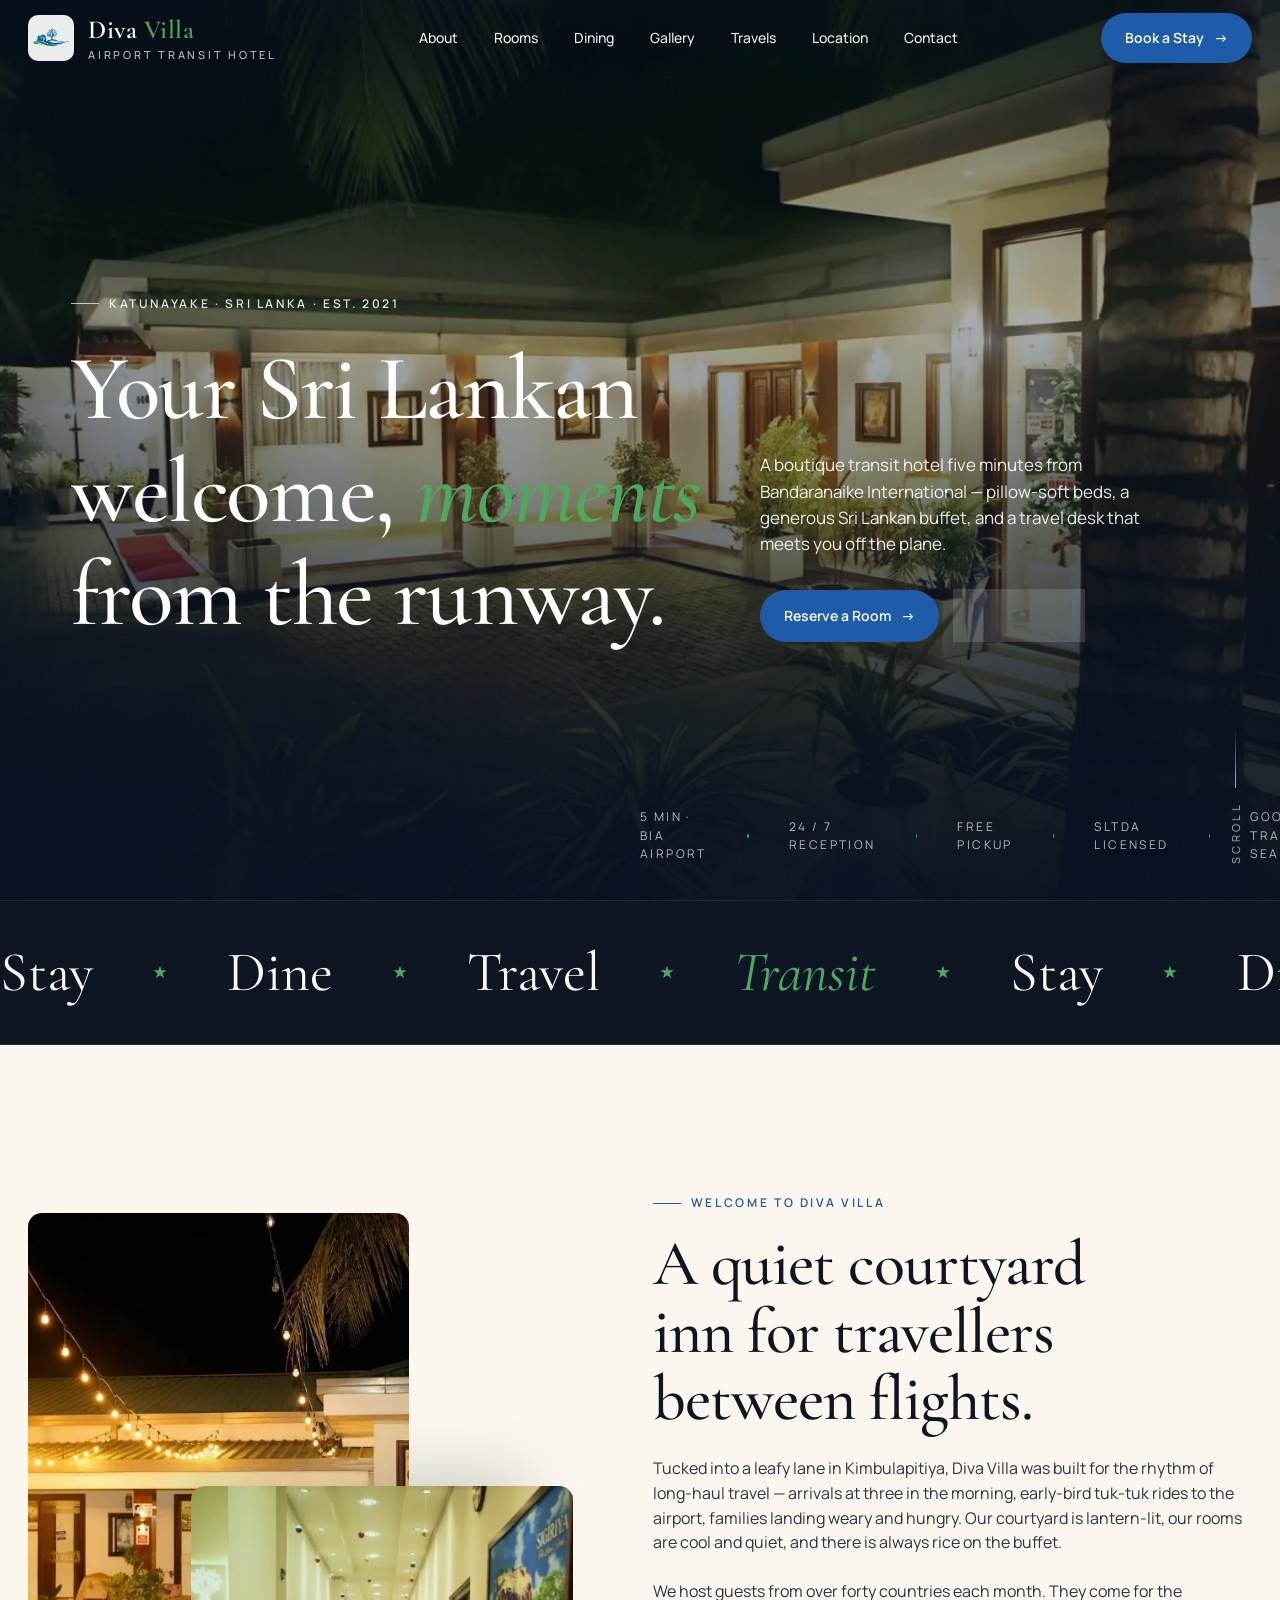
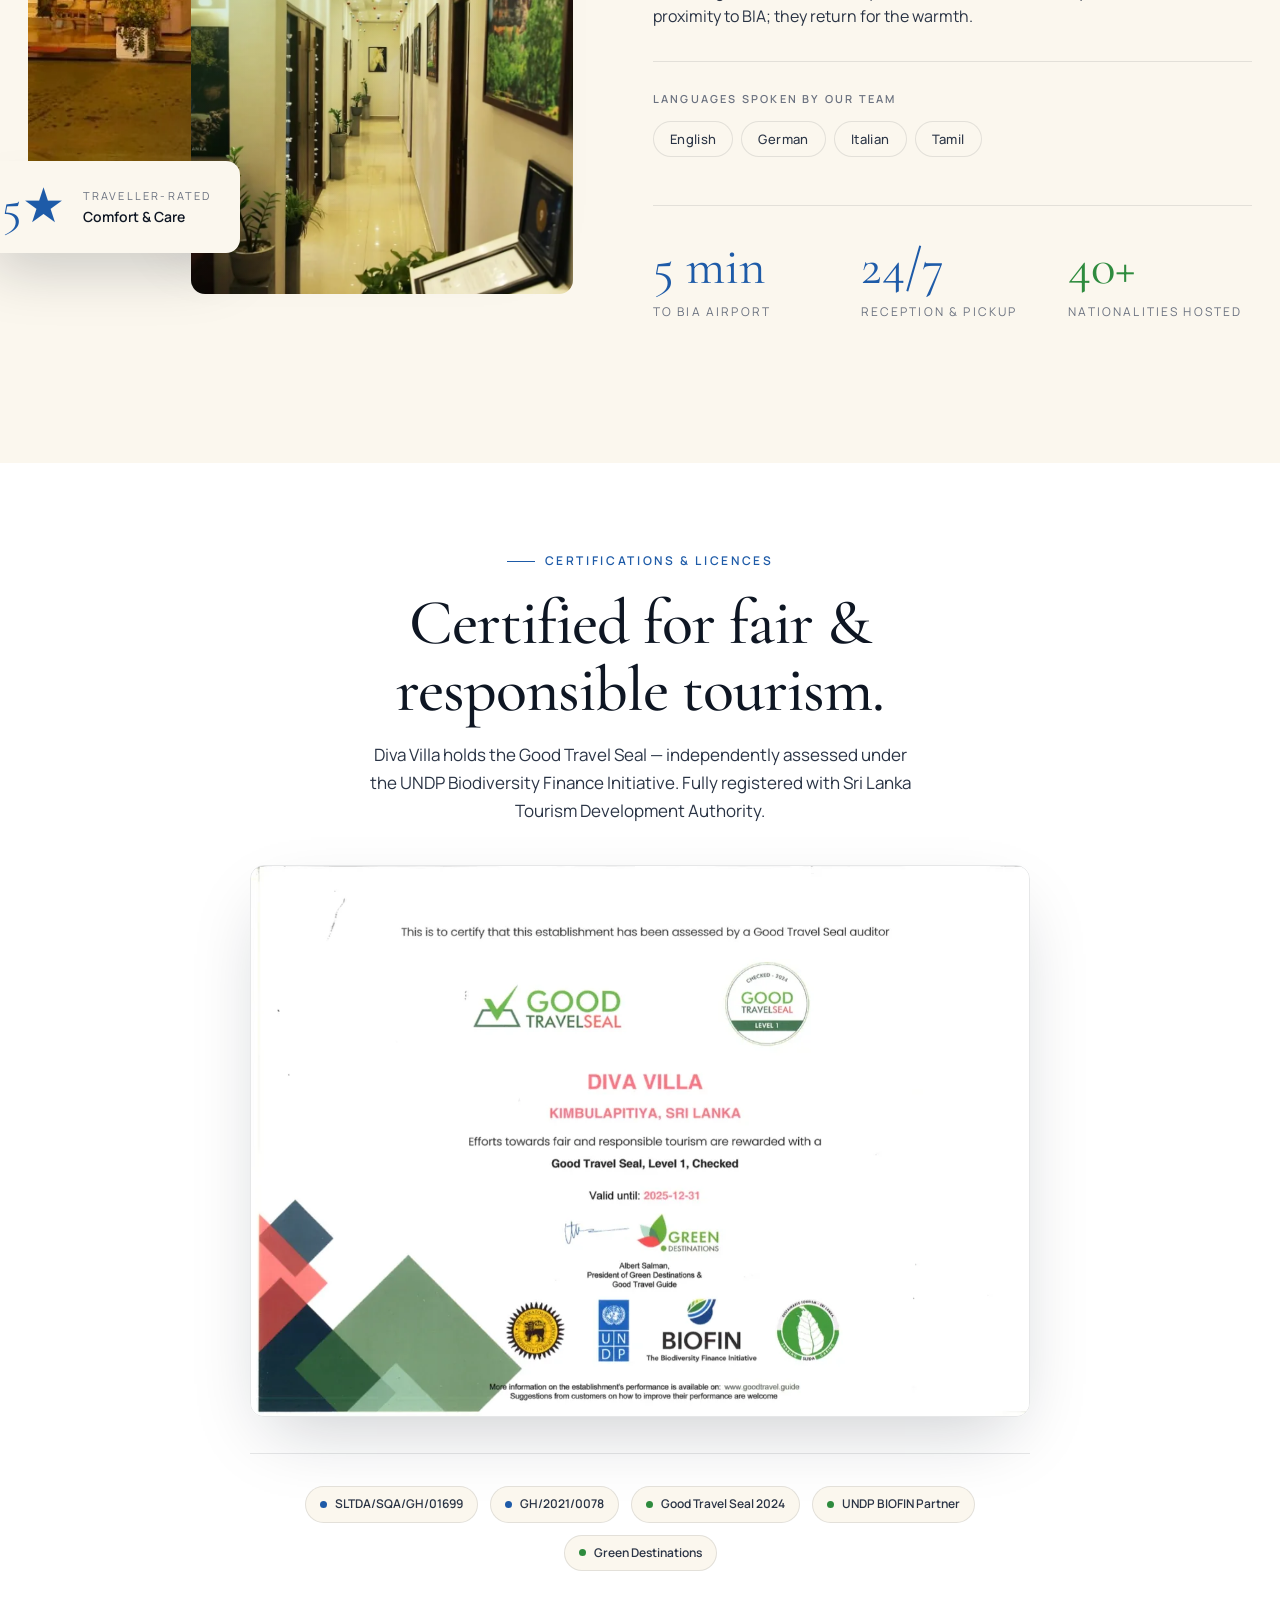
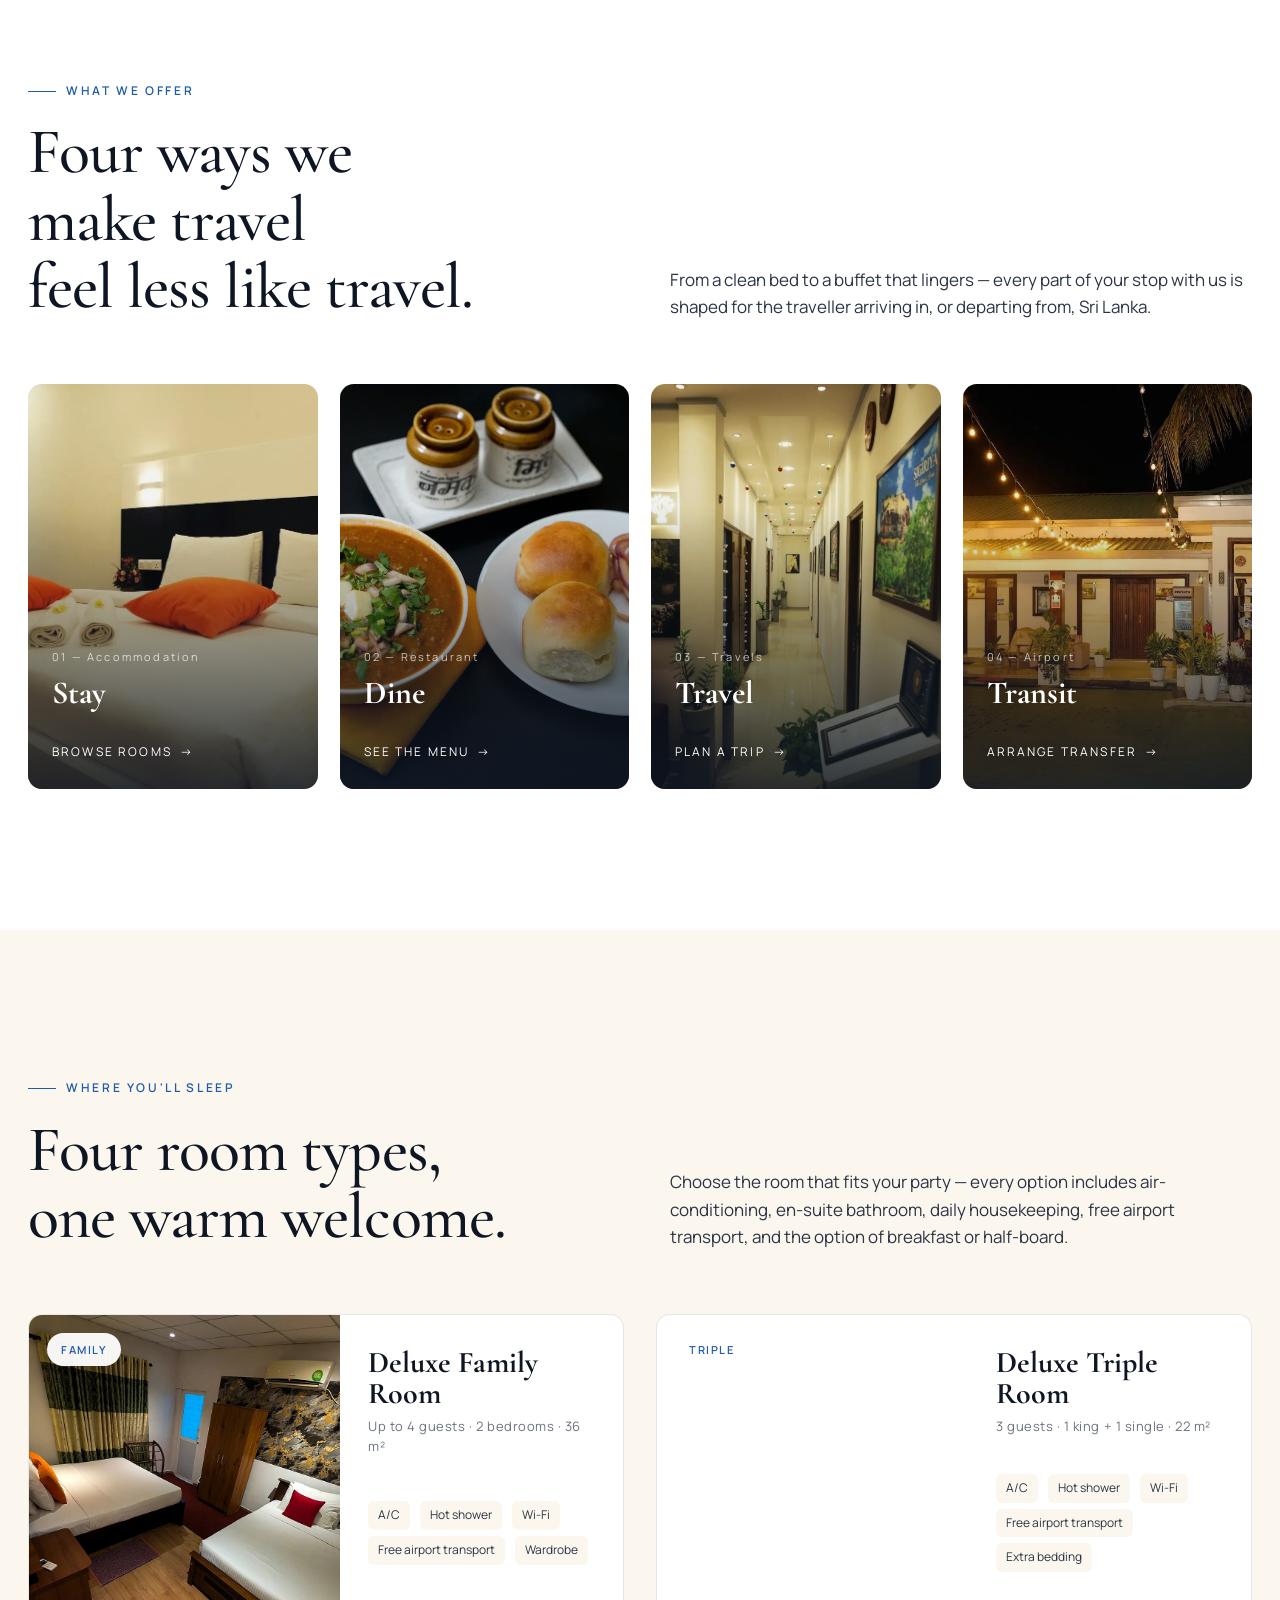
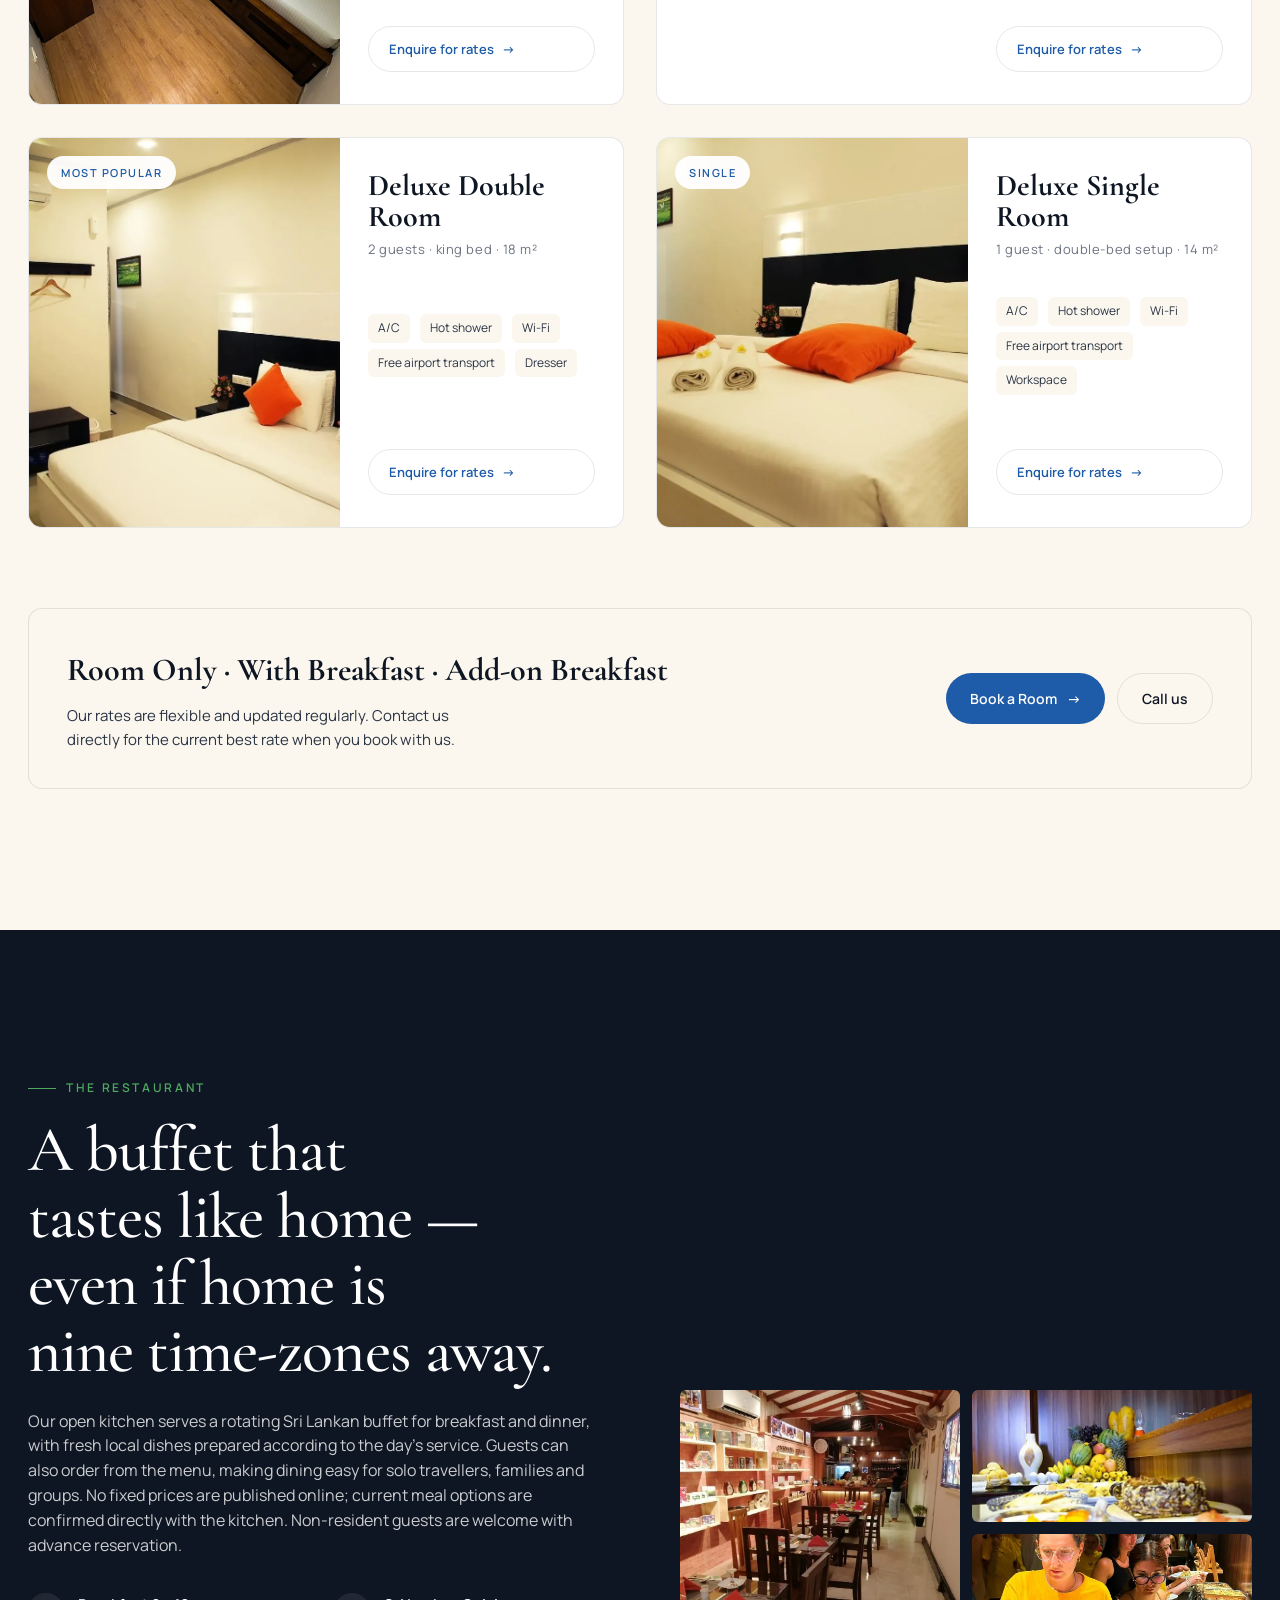
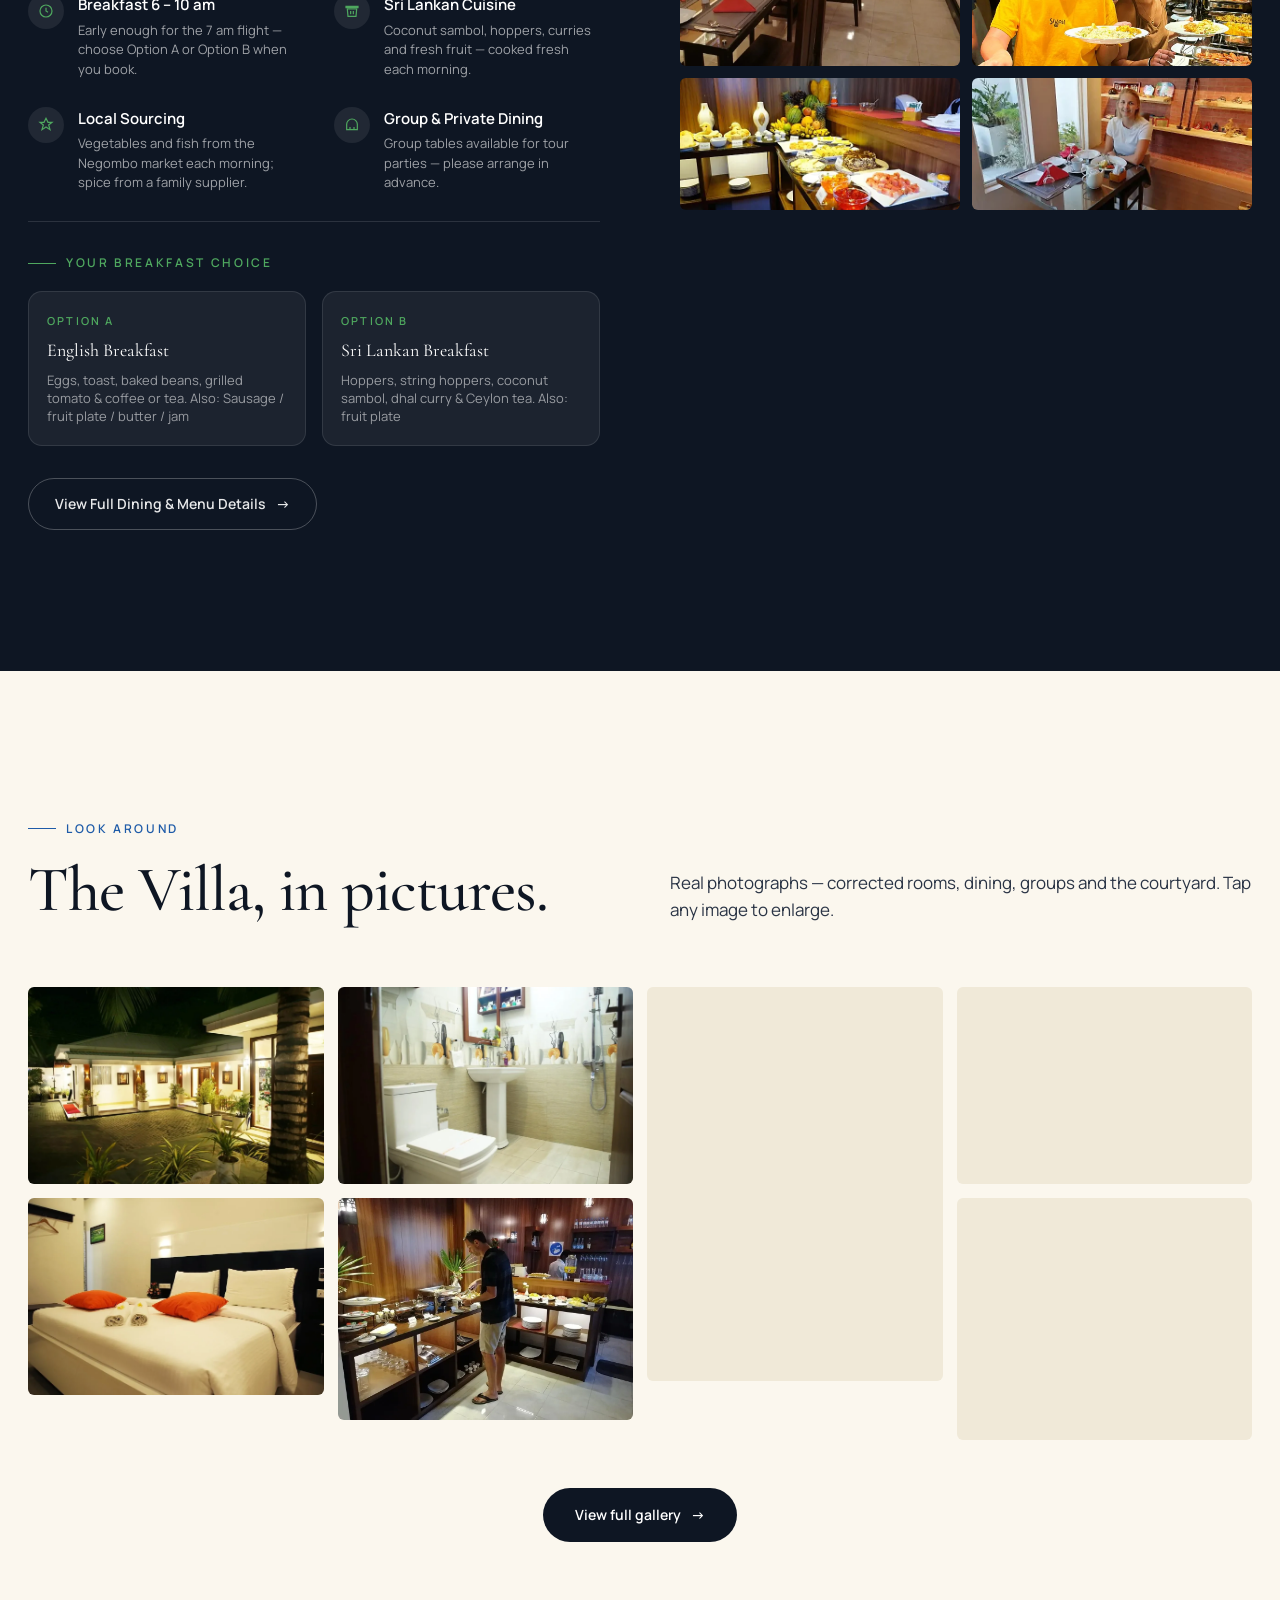
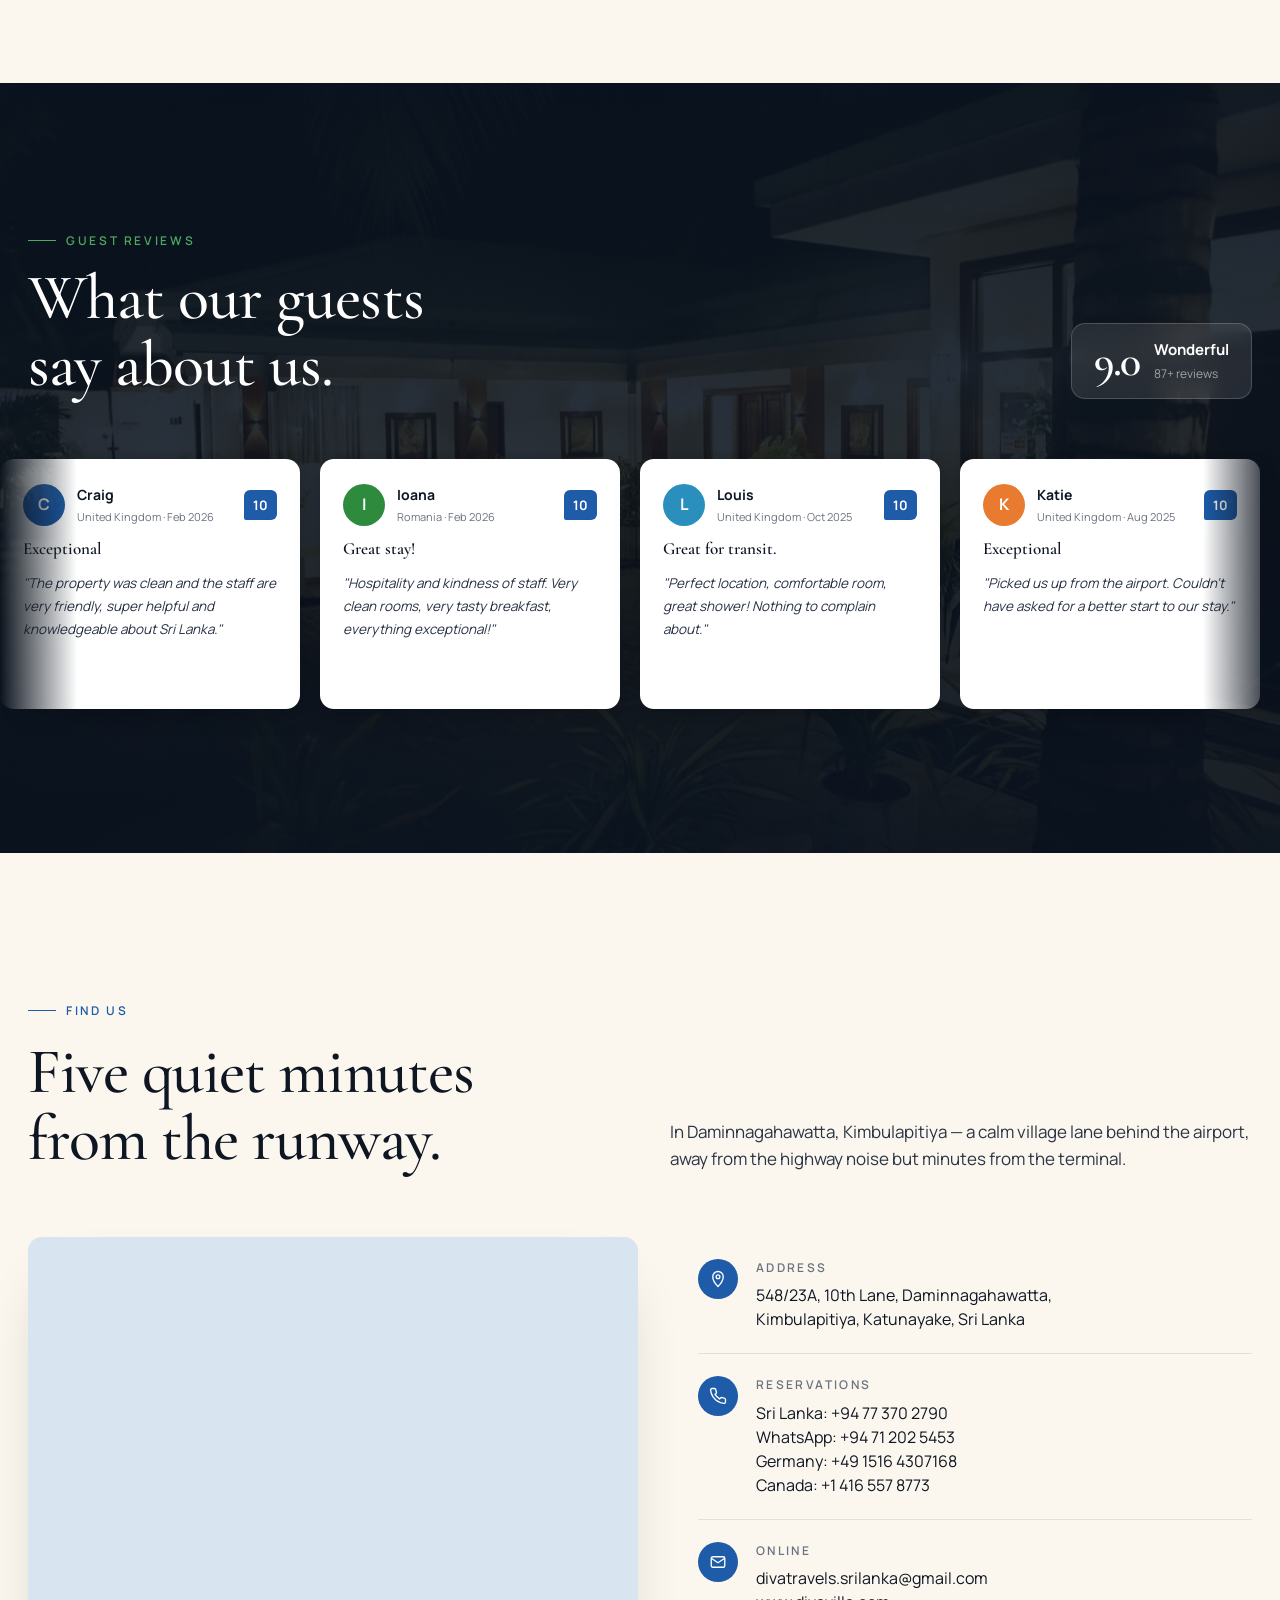
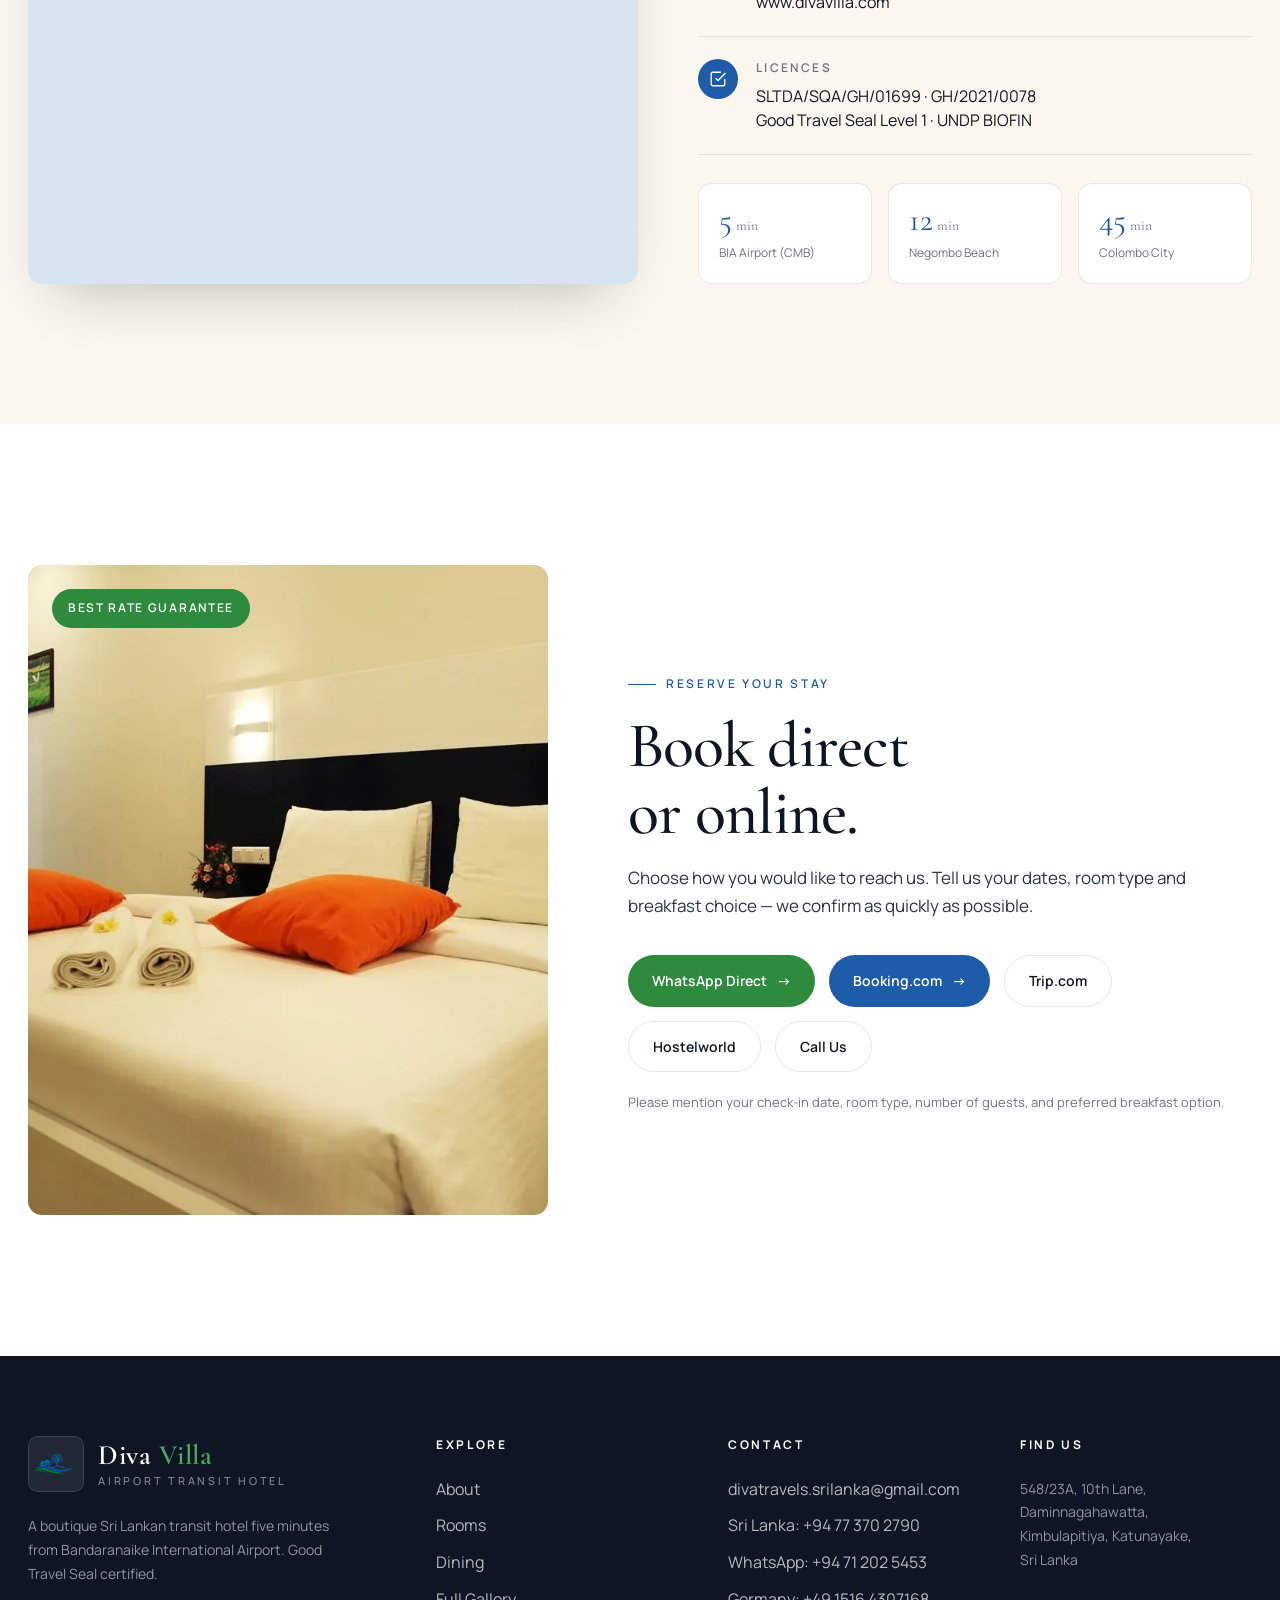
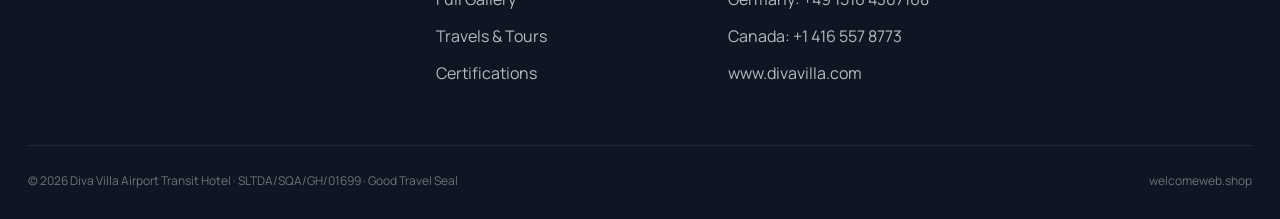
<file: index.html>
<!DOCTYPE html>
<html lang="en">
<head>
<meta charset="UTF-8">
<meta name="viewport" content="width=device-width, initial-scale=1.0, maximum-scale=5.0">
<!-- ===== SEO: Title & Meta ===== -->
<title>Diva Villa Airport Transit Hotel — 5 min from BIA, Katunayake Sri Lanka</title>
<meta name="description" content="Boutique transit hotel 5 minutes from Bandaranaike International Airport (CMB), Katunayake. Free 24/7 airport shuttle, flexible check-in, authentic Sri Lankan buffet. SLTDA licensed. Book direct for best rate.">
<meta name="keywords" content="airport transit hotel Sri Lanka, hotel near Bandaranaike Airport, CMB layover hotel, Katunayake hotel, Negombo airport hotel, hotel near BIA Colombo, transit hotel Sri Lanka, overnight layover Colombo airport, Diva Villa, free airport shuttle Sri Lanka, 24 hour check-in hotel Sri Lanka, airport hotel Katunayake">
<meta name="robots" content="index, follow">
<meta name="theme-color" content="#0F2D52">

<!-- ===== SEO: Canonical ===== -->
<link rel="canonical" href="https://www.divavilla.com/">

<!-- ===== SEO: Geo / Local ===== -->
<meta name="geo.region" content="LK-1">
<meta name="geo.placename" content="Katunayake, Sri Lanka">
<meta name="geo.position" content="7.196435;79.905266">
<meta name="ICBM" content="7.196435, 79.905266">

<!-- ===== SEO: Open Graph ===== -->
<meta property="og:type" content="website">
<meta property="og:site_name" content="Diva Villa Airport Transit Hotel">
<meta property="og:title" content="Diva Villa Airport Transit Hotel — Near BIA, Katunayake Sri Lanka">
<meta property="og:description" content="Free airport shuttle · 24/7 check-in · Sri Lankan buffet. The closest boutique hotel to Bandaranaike International Airport. SLTDA licensed. Book direct for best rate.">
<meta property="og:image" content="https://www.divavilla.com/assets/villa-front-night.webp">
<meta property="og:url" content="https://www.divavilla.com/">
<meta property="og:locale" content="en_GB">

<!-- ===== SEO: Twitter Card ===== -->
<meta name="twitter:card" content="summary_large_image">
<meta name="twitter:title" content="Diva Villa Airport Transit Hotel — Near BIA, Sri Lanka">
<meta name="twitter:description" content="5 minutes from Bandaranaike Airport. Free shuttle, 24/7 reception, Sri Lankan buffet. SLTDA licensed.">
<meta name="twitter:image" content="https://www.divavilla.com/assets/villa-front-night.webp">

<link rel="icon" type="image/png" href="assets/logo.png">

<!-- ===== Performance: Preconnect & Preload ===== -->
<link rel="preconnect" href="https://fonts.googleapis.com">
<link rel="preconnect" href="https://fonts.gstatic.com" crossorigin>
<link rel="preload" as="image" href="assets/courtyard-night-wide.webp" fetchpriority="high">
<link href="https://fonts.googleapis.com/css2?family=Cormorant+Garamond:ital,wght@0,400;0,500;0,600;0,700;1,400;1,500&family=Manrope:wght@300;400;500;600;700;800&display=swap" rel="stylesheet">

<!-- ===== Structured Data: Hotel Schema ===== -->
<script type="application/ld+json">
{
  "@context": "https://schema.org",
  "@type": "Hotel",
  "@id": "https://www.divavilla.com/#hotel",
  "name": "Diva Villa Airport Transit Hotel",
  "url": "https://www.divavilla.com/",
  "description": "Boutique airport transit hotel five minutes from Bandaranaike International Airport (CMB), Katunayake, Sri Lanka. Free 24/7 airport shuttle, flexible check-in, Sri Lankan buffet restaurant, travel desk, SLTDA licensed accommodation.",
  "image": [
    "https://www.divavilla.com/assets/villa-front-night.webp",
    "https://www.divavilla.com/assets/courtyard-night-wide.webp"
  ],
  "logo": "https://www.divavilla.com/assets/logo.png",
  "telephone": ["+94112265251", "+94712025453", "+94773702790", "+4915164307168", "+14165578773"],
  "email": "divatravels.srilanka@gmail.com",
  "address": {
    "@type": "PostalAddress",
    "streetAddress": "548/23A, 10th Lane, Daminnagahawatta, Kimbulapitiya",
    "addressLocality": "Katunayake",
    "addressRegion": "Western Province",
    "postalCode": "11450",
    "addressCountry": "LK"
  },
  "geo": {
    "@type": "GeoCoordinates",
    "latitude": "7.196435",
    "longitude": "79.905266"
  },
  "hasMap": "https://maps.google.com/?q=Diva+Villa+Transit+Hotel,Katunayake,Sri+Lanka",
  "priceRange": "$$",
  "checkinTime": "00:00",
  "checkoutTime": "23:59",
  "currenciesAccepted": "LKR, EUR, USD, GBP",
  "paymentAccepted": "Cash, Visa, Mastercard, WhatsApp Pay",
  "amenityFeature": [
    {"@type": "LocationFeatureSpecification", "name": "Free Airport Shuttle", "value": true},
    {"@type": "LocationFeatureSpecification", "name": "Free Wi-Fi", "value": true},
    {"@type": "LocationFeatureSpecification", "name": "Air Conditioning", "value": true},
    {"@type": "LocationFeatureSpecification", "name": "24-Hour Front Desk", "value": true},
    {"@type": "LocationFeatureSpecification", "name": "Restaurant", "value": true},
    {"@type": "LocationFeatureSpecification", "name": "Hot Shower", "value": true},
    {"@type": "LocationFeatureSpecification", "name": "Daily Housekeeping", "value": true},
    {"@type": "LocationFeatureSpecification", "name": "Travel Desk", "value": true},
    {"@type": "LocationFeatureSpecification", "name": "BBQ Dining", "value": true}
  ],
  "aggregateRating": {
    "@type": "AggregateRating",
    "ratingValue": "9.0",
    "bestRating": "10",
    "worstRating": "1",
    "reviewCount": "87"
  },
  "numberOfRooms": "12",
  "petsAllowed": false,
  "sameAs": ["https://www.booking.com/hotel/lk/diva-villa.html"]
}
</script>

<!-- ===== Structured Data: FAQPage (boosts Google AI Overviews) ===== -->
<script type="application/ld+json">
{
  "@context": "https://schema.org",
  "@type": "FAQPage",
  "mainEntity": [
    {
      "@type": "Question",
      "name": "How far is Diva Villa from Bandaranaike International Airport?",
      "acceptedAnswer": {
        "@type": "Answer",
        "text": "Diva Villa Airport Transit Hotel is just 5 minutes by road from Bandaranaike International Airport (CMB) in Katunayake, Sri Lanka. We provide complimentary airport pickup and drop-off for all guests, 24 hours a day."
      }
    },
    {
      "@type": "Question",
      "name": "Does Diva Villa offer free airport transfers?",
      "acceptedAnswer": {
        "@type": "Answer",
        "text": "Yes. Diva Villa provides complimentary BIA airport pickup and drop-off for all hotel guests, available 24 hours a day, 7 days a week. Simply share your flight details when booking."
      }
    },
    {
      "@type": "Question",
      "name": "What time is check-in and check-out at Diva Villa?",
      "acceptedAnswer": {
        "@type": "Answer",
        "text": "Diva Villa offers flexible 24-hour check-in and check-out. We welcome red-eye arrivals and early morning departures at any hour. Day-use rooms are also available for short layovers."
      }
    },
    {
      "@type": "Question",
      "name": "Does Diva Villa serve breakfast?",
      "acceptedAnswer": {
        "@type": "Answer",
        "text": "Yes. Breakfast is served from 6:00 am to 10:00 am. Guests choose Option A (English breakfast — eggs, toast, baked beans, tea or coffee) or Option B (Sri Lankan breakfast — hoppers, string hoppers, coconut sambol, dhal curry and Ceylon tea)."
      }
    },
    {
      "@type": "Question",
      "name": "Is Diva Villa good for a transit or layover stay near Colombo airport?",
      "acceptedAnswer": {
        "@type": "Answer",
        "text": "Diva Villa is specifically designed for transit and layover passengers at Colombo Bandaranaike International Airport (CMB). With 24-hour reception, free airport transfers, air-conditioned rooms, and a full restaurant, it is the closest boutique hotel to BIA in Katunayake, rated 9.0 out of 10 on Booking.com."
      }
    },
    {
      "@type": "Question",
      "name": "Is Diva Villa SLTDA certified?",
      "acceptedAnswer": {
        "@type": "Answer",
        "text": "Yes. Diva Villa holds a valid Sri Lanka Tourism Development Authority licence (SLTDA/SQA/GH/01699) and the Good Travel Seal — independently assessed under the UNDP Biodiversity Finance Initiative for responsible and sustainable tourism."
      }
    },
    {
      "@type": "Question",
      "name": "Can Diva Villa arrange tours and excursions in Sri Lanka?",
      "acceptedAnswer": {
        "@type": "Answer",
        "text": "Yes. Our in-house travel desk arranges private tours and transfers across Sri Lanka — Sigiriya, Dambulla, Kandy, Galle, Yala, Pinnawala and beyond — using our own vehicles and experienced drivers."
      }
    }
  ]
}
</script>
<link rel="stylesheet" href="styles.css">
</head>
<body>
<div id="scroll-progress"></div>

<!-- ============ BOOKING MODAL ============ -->
<div id="booking-modal">
  <div class="modal-box">
    <button class="modal-close" aria-label="Close">&#x2715;</button>
    <div class="modal-eyebrow">Reserve your stay</div>
    <h2 class="modal-title">How would you like to book?</h2>
    <p class="modal-sub">Choose your preferred way to get in touch &mdash; we respond quickly.</p>
    <div class="modal-options">
      <button class="modal-option whatsapp whatsapp-pulse" data-whatsapp>
        <div class="modal-opt-icon">
          <svg width="24" height="24" viewBox="0 0 24 24" fill="currentColor"><path d="M17.472 14.382c-.297-.149-1.758-.867-2.03-.967-.273-.099-.471-.148-.67.15-.197.297-.767.966-.94 1.164-.173.199-.347.223-.644.075-.297-.15-1.255-.463-2.39-1.475-.883-.788-1.48-1.761-1.653-2.059-.173-.297-.018-.458.13-.606.134-.133.298-.347.446-.52.149-.174.198-.298.298-.497.099-.198.05-.371-.025-.52-.075-.149-.669-1.612-.916-2.207-.242-.579-.487-.5-.669-.51-.173-.008-.371-.01-.57-.01-.198 0-.52.074-.792.372-.272.297-1.04 1.016-1.04 2.479 0 1.462 1.065 2.875 1.213 3.074.149.198 2.096 3.2 5.077 4.487.709.306 1.262.489 1.694.625.712.227 1.36.195 1.871.118.571-.085 1.758-.719 2.006-1.413.248-.694.248-1.289.173-1.413-.074-.124-.272-.198-.57-.347z"/><path d="M12 0C5.373 0 0 5.373 0 12c0 2.121.555 4.112 1.528 5.837L.057 23.885l6.235-1.637A11.945 11.945 0 0012 24c6.627 0 12-5.373 12-12S18.627 0 12 0zm0 21.818a9.808 9.808 0 01-5.032-1.387l-.361-.214-3.702.971.988-3.608-.235-.372A9.818 9.818 0 012.182 12c0-5.42 4.398-9.818 9.818-9.818 5.42 0 9.818 4.398 9.818 9.818 0 5.42-4.398 9.818-9.818 9.818z"/></svg>
        </div>
        <div><div class="modal-opt-title">WhatsApp</div><div class="modal-opt-desc">Fastest direct reply</div></div>
        <div class="modal-opt-arrow">&#x2192;</div>
      </button>
      <a class="modal-option booking" href="https://www.booking.com/hotel/lk/diva-villa.html" target="_blank" rel="noopener">
        <div class="modal-opt-icon"><svg width="22" height="22" viewBox="0 0 24 24" fill="none" stroke="currentColor" stroke-width="1.8"><rect x="3" y="4" width="18" height="17" rx="2"/><path d="M3 9h18M8 2v4M16 2v4"/></svg></div>
        <div><div class="modal-opt-title">Booking.com</div><div class="modal-opt-desc">Book securely online</div></div>
        <div class="modal-opt-arrow">&#x2192;</div>
      </a>
      <a class="modal-option trip" href="https://www.trip.com/w/VePMdBAGoU2" target="_blank" rel="noopener">
        <div class="modal-opt-icon"><svg width="22" height="22" viewBox="0 0 24 24" fill="none" stroke="currentColor" stroke-width="1.8"><path d="M3 12h18M12 3a9 9 0 100 18 9 9 0 000-18z"/><path d="M12 3c3 3 3 15 0 18M12 3c-3 3-3 15 0 18"/></svg></div>
        <div><div class="modal-opt-title">Trip.com</div><div class="modal-opt-desc">Book through Trip.com</div></div>
        <div class="modal-opt-arrow">&#x2192;</div>
      </a>
      <a class="modal-option hostelworld" href="https://www.hostelworld.com/pwa/hosteldetails.php/Diva-Villa-Airport-Transit-Hotel/Katunayake/338219" target="_blank" rel="noopener">
        <div class="modal-opt-icon"><svg width="22" height="22" viewBox="0 0 24 24" fill="none" stroke="currentColor" stroke-width="1.8"><path d="M4 21V7l8-4 8 4v14"/><path d="M8 21v-6h8v6M9 10h.01M15 10h.01"/></svg></div>
        <div><div class="modal-opt-title">Hostelworld</div><div class="modal-opt-desc">Book through Hostelworld</div></div>
        <div class="modal-opt-arrow">&#x2192;</div>
      </a>
    </div>
    <div class="modal-note"><strong>Tip:</strong> Please mention your check-in date, room type, number of guests, and preferred breakfast option (Option A or Option B).</div>
  </div>
</div>

<!-- ============ NAV ============ -->
<header class="nav over-dark">
  <div class="wrap">
    <a class="brand" href="index.html" aria-label="Diva Villa">
      <span class="brand-mark">
        <img src="assets/logo.webp" alt="Diva Villa logo" width="500" height="500" decoding="async">
      </span>
      <span class="brand-text">
        <strong>Diva <em>Villa</em></strong>
        <span>Airport Transit Hotel</span>
      </span>
    </a>
    <nav class="nav-links">
      <a href="#about">About</a>
      <a href="#rooms">Rooms</a>
      <a href="dining.html">Dining</a>
      <a href="gallery.html">Gallery</a>
      <a href="travels.html">Travels</a>
      <a href="#location">Location</a>
      <a href="#contact">Contact</a>
    </nav>
    <a class="btn btn-primary" href="#contact" data-booking-trigger>
      Book a Stay <span class="arrow">→</span>
    </a>
    <button class="menu-toggle" aria-label="Menu">
      <svg width="20" height="20" viewBox="0 0 20 20" fill="none" stroke="currentColor" stroke-width="1.5"><line x1="3" y1="6" x2="17" y2="6"/><line x1="3" y1="14" x2="17" y2="14"/></svg>
    </button>
  </div>
</header>

<!-- ============ HERO ============ -->
<section class="hero" id="top">
  <div class="hero-bg" id="hero-carousel">
    <div class="hero-slide active" style="background-image:url('assets/courtyard-night-wide.webp')"></div>
    <div class="hero-slide" style="background-image:url('assets/villa-front-night.webp')"></div>
    <div class="hero-slide" style="background-image:url('assets/villa-garden-courtyard.webp')"></div>
    <div class="hero-slide" style="background-image:url('assets/hero-lobby-hall.webp')"></div>
  </div>
  <div class="wrap">
    <div class="hero-grid">
      <div>
        <div class="eyebrow hero-eyebrow">Katunayake · Sri Lanka · est. 2021</div>
        <h1 class="h1">
          <span class="hero-line"><span class="word">Your</span></span>
          <span class="hero-line"><span class="word">Sri</span></span>
          <span class="hero-line"><span class="word">Lankan</span></span><br>
          <span class="hero-line"><span class="word">welcome,</span></span>
          <span class="hero-line"><span class="word accent">moments</span></span><br>
          <span class="hero-line"><span class="word">from</span></span>
          <span class="hero-line"><span class="word">the</span></span>
          <span class="hero-line"><span class="word">runway.</span></span>
        </h1>
      </div>
      <div class="hero-meta">
        <p>A boutique transit hotel five minutes from Bandaranaike International — pillow-soft beds, a generous Sri Lankan buffet, and a travel desk that meets you off the plane.</p>
        <div class="hero-actions">
          <a class="btn btn-primary" href="#contact" data-booking-trigger>Reserve a Room <span class="arrow">→</span></a>
          <a class="btn btn-light" href="gallery.html">View Gallery</a>
        </div>
      </div>
    </div>
  </div>
  <div class="hero-bar">
    <span>5 min · BIA Airport</span>
    <span class="dot"></span>
    <span>24 / 7 Reception</span>
    <span class="dot"></span>
    <span>Free Pickup</span>
    <span class="dot"></span>
    <span>SLTDA Licensed</span>
    <span class="dot"></span>
    <span>Good Travel Seal</span>
  </div>
  <div class="scroll-cue">Scroll</div>
</section>

<!-- ============ MARQUEE ============ -->
<div class="marquee" aria-hidden="true">
  <div class="marquee-track">
    <span>Stay <span class="star"></span> Dine <span class="star"></span> Travel <span class="star"></span> <em>Transit</em> <span class="star"></span> Stay <span class="star"></span> Dine <span class="star"></span> Travel <span class="star"></span> <em>Transit</em> <span class="star"></span></span>
    <span>Stay <span class="star"></span> Dine <span class="star"></span> Travel <span class="star"></span> <em>Transit</em> <span class="star"></span> Stay <span class="star"></span> Dine <span class="star"></span> Travel <span class="star"></span> <em>Transit</em> <span class="star"></span></span>
  </div>
</div>

<!-- ============ ABOUT ============ -->
<section id="about">
  <div class="wrap">
    <div class="about-grid">
      <div class="about-images reveal-x">
        <div class="about-img-main">
          <img src="assets/villa-front-night.webp" alt="Diva Villa entrance porch at night" width="1024" height="710" decoding="async" loading="lazy">
        </div>
        <div class="about-img-sub">
          <img src="assets/hallway-lit-corridor.webp" alt="Lantern-lit hallway" width="852" height="1280" decoding="async" loading="lazy">
        </div>
        <div class="about-badge">
          <div class="num">5★</div>
          <div>
            <small>Traveller-rated</small>
            <strong>Comfort & Care</strong>
          </div>
        </div>
      </div>
      <div class="about-body reveal">
        <div class="eyebrow">Welcome to Diva Villa</div>
        <h2 class="h2" style="margin-top:18px">A quiet courtyard inn for travellers between flights.</h2>
        <p>Tucked into a leafy lane in Kimbulapitiya, Diva Villa was built for the rhythm of long-haul travel — arrivals at three in the morning, early-bird tuk-tuk rides to the airport, families landing weary and hungry. Our courtyard is lantern-lit, our rooms are cool and quiet, and there is always rice on the buffet.</p>
        <p>We host guests from over forty countries each month. They come for the proximity to BIA; they return for the warmth.</p>

        <div class="about-langs reveal">
          <div class="about-langs-label">Languages spoken by our team</div>
          <div class="about-langs-tags">
            <span>English</span>
            <span>German</span>
            <span>Italian</span>
            <span>Tamil</span>
          </div>
        </div>

        <div class="about-stats">
          <div class="about-stat">
            <div class="num"><span data-count="5" data-suffix=" min">0</span></div>
            <div class="lbl">to BIA Airport</div>
          </div>
          <div class="about-stat">
            <div class="num"><span data-count="24" data-suffix="/7">0</span></div>
            <div class="lbl">Reception & Pickup</div>
          </div>
          <div class="about-stat">
            <div class="num"><em><span data-count="40" data-suffix="+">0</span></em></div>
            <div class="lbl">Nationalities Hosted</div>
          </div>
        </div>
      </div>
    </div>
  </div>
</section>

<!-- ============ CERTIFICATIONS ============ -->
<section class="certs" id="certifications">
  <div class="wrap">
    <div class="cert-centered reveal">
      <div class="eyebrow" style="justify-content:center">Certifications &amp; Licences</div>
      <h2 class="h2" style="margin-top:18px;text-align:center">Certified for fair &amp;<br>responsible tourism.</h2>
      <p class="cert-intro">Diva Villa holds the Good Travel Seal — independently assessed under the UNDP Biodiversity Finance Initiative. Fully registered with Sri Lanka Tourism Development Authority.</p>

      <div class="cert-img-wrap">
        <img src="assets/good-travel-seal-certificate.webp" alt="Good Travel Seal Certificate — Diva Villa" width="1200" height="848" decoding="async" loading="lazy">
      </div>

      <div class="cert-badges cert-badges-center">
        <span class="cert-badge"><span class="bdot blue"></span>SLTDA/SQA/GH/01699</span>
        <span class="cert-badge"><span class="bdot blue"></span>GH/2021/0078</span>
        <span class="cert-badge"><span class="bdot"></span>Good Travel Seal 2024</span>
        <span class="cert-badge"><span class="bdot"></span>UNDP BIOFIN Partner</span>
        <span class="cert-badge"><span class="bdot"></span>Green Destinations</span>
      </div>
    </div>
  </div>
</section>

<!-- ============ SERVICES ============ -->
<section class="services" id="services">
  <div class="wrap">
    <div class="section-head">
      <div class="reveal">
        <div class="eyebrow">What we offer</div>
        <h2 class="h2" style="margin-top:18px">Four ways we make travel<br>feel less like travel.</h2>
      </div>
      <p class="lead reveal">From a clean bed to a buffet that lingers — every part of your stop with us is shaped for the traveller arriving in, or departing from, Sri Lanka.</p>
    </div>

    <div class="svc-grid stagger">
      <article class="svc-card">
        <img src="assets/deluxe-double-room-orange-wide.webp" alt="Hotel room" width="1280" height="853" decoding="async" loading="lazy">
        <div class="svc-card-body">
          <div class="idx">01 — Accommodation</div>
          <h3>Stay</h3>
          <p>Single, double, triple and family rooms with air-conditioning, hot water, and bed-linen pressed daily.</p>
          <a href="#rooms" class="more">Browse rooms</a>
        </div>
      </article>
      <article class="svc-card">
        <img src="assets/sri-lankan-breakfast.webp" alt="Sri Lankan buffet" width="1000" height="750" decoding="async" loading="lazy">
        <div class="svc-card-body">
          <div class="idx">02 — Restaurant</div>
          <h3>Dine</h3>
          <p>Sri Lankan breakfast and dinner buffets — rice, curries, fresh fruit and seasonal sweets. Open to the public.</p>
          <a href="#dining" class="more">See the menu</a>
        </div>
      </article>
      <article class="svc-card">
        <img src="assets/hallway-lit-corridor.webp" alt="Travel service" width="852" height="1280" decoding="async" loading="lazy">
        <div class="svc-card-body">
          <div class="idx">03 — Travels</div>
          <h3>Travel</h3>
          <p>A dedicated travel desk for tours, transfers and bespoke island itineraries — Sigiriya, Galle, Kandy and beyond. Own vehicles, full service.</p>
          <a href="travels.html" class="more">Plan a trip</a>
        </div>
      </article>
      <article class="svc-card">
        <img src="assets/villa-front-night.webp" alt="Airport transit" width="1024" height="710" decoding="async" loading="lazy">
        <div class="svc-card-body">
          <div class="idx">04 — Airport</div>
          <h3>Transit</h3>
          <p>Complimentary BIA pickup & drop-off, 24-hour reception, day-use rooms and red-eye check-ins welcomed.</p>
          <a href="#contact" class="more">Arrange transfer</a>
        </div>
      </article>
    </div>
  </div>
</section>

<!-- ============ ROOMS ============ -->
<section class="rooms" id="rooms">
  <div class="wrap">
    <div class="section-head">
      <div class="reveal">
        <div class="eyebrow">Where you'll sleep</div>
        <h2 class="h2" style="margin-top:18px">Four room types,<br>one warm welcome.</h2>
      </div>
      <p class="lead reveal">Choose the room that fits your party — every option includes air-conditioning, en-suite bathroom, daily housekeeping, free airport transport, and the option of breakfast or half-board.</p>
    </div>

    <div class="rooms-grid stagger">
      <article class="room">
        <div class="room-img">
          <span class="tag">Family</span>
          <img src="assets/family-room-two-beds.webp" alt="Deluxe Family Room with two beds" width="1400" height="1054" decoding="async" loading="lazy">
        </div>
        <div class="room-body">
          <div>
            <h3>Deluxe Family Room</h3>
            <div class="pax">Up to 4 guests · 2 bedrooms · 36 m²</div>
          </div>
          <div class="room-amen">
            <span>A/C</span><span>Hot shower</span><span>Wi-Fi</span><span>Free airport transport</span><span>Wardrobe</span>
          </div>
          <a href="#contact" class="room-contact-link" data-booking-trigger>Enquire for rates <span>→</span></a>
        </div>
      </article>

      <article class="room">
        <div class="room-img">
          <span class="tag">Triple</span>
          <img src="assets/deluxe-single-room-compact.webp" alt="Deluxe Triple Room bed setup" width="578" height="768" decoding="async" loading="lazy">
        </div>
        <div class="room-body">
          <div>
            <h3>Deluxe Triple Room</h3>
            <div class="pax">3 guests · 1 king + 1 single · 22 m²</div>
          </div>
          <div class="room-amen">
            <span>A/C</span><span>Hot shower</span><span>Wi-Fi</span><span>Free airport transport</span><span>Extra bedding</span>
          </div>
          <a href="#contact" class="room-contact-link" data-booking-trigger>Enquire for rates <span>→</span></a>
        </div>
      </article>

      <article class="room">
        <div class="room-img">
          <span class="tag">Most Popular</span>
          <img src="assets/deluxe-double-room-red-cushions.webp" alt="Deluxe Double Room" width="1280" height="853" decoding="async" loading="lazy">
        </div>
        <div class="room-body">
          <div>
            <h3>Deluxe Double Room</h3>
            <div class="pax">2 guests · king bed · 18 m²</div>
          </div>
          <div class="room-amen">
            <span>A/C</span><span>Hot shower</span><span>Wi-Fi</span><span>Free airport transport</span><span>Dresser</span>
          </div>
          <a href="#contact" class="room-contact-link" data-booking-trigger>Enquire for rates <span>→</span></a>
        </div>
      </article>

      <article class="room">
        <div class="room-img">
          <span class="tag">Single</span>
          <img src="assets/deluxe-double-room-orange-wide.webp" alt="Deluxe Single Room with double-bed setup" width="1280" height="853" decoding="async" loading="lazy">
        </div>
        <div class="room-body">
          <div>
            <h3>Deluxe Single Room</h3>
            <div class="pax">1 guest · double-bed setup · 14 m²</div>
          </div>
          <div class="room-amen">
            <span>A/C</span><span>Hot shower</span><span>Wi-Fi</span><span>Free airport transport</span><span>Workspace</span>
          </div>
          <a href="#contact" class="room-contact-link" data-booking-trigger>Enquire for rates <span>→</span></a>
        </div>
      </article>
    </div>

    <div class="rates-contact reveal">
      <div class="rates-contact-body">
        <h3>Room Only · With Breakfast · Add-on Breakfast</h3>
        <p>Our rates are flexible and updated regularly. Contact us directly for the current best rate when you book with us.</p>
      </div>
      <div class="rates-contact-actions">
        <a href="#contact" class="btn btn-primary" data-booking-trigger>Book a Room <span class="arrow">→</span></a>
        <a href="tel:+94773702790" class="btn btn-ghost">Call us</a>
      </div>
    </div>
  </div>
</section>

<!-- ============ DINING ============ -->
<section class="dining" id="dining">
  <div class="wrap">
    <div class="dining-grid">
      <div class="dining-body reveal">
        <div class="eyebrow">The Restaurant</div>
        <h2 class="h2" style="margin-top:18px">A buffet that<br>tastes like home —<br>even if home is<br>nine time-zones away.</h2>
        <p>Our open kitchen serves a rotating Sri Lankan buffet for breakfast and dinner, with fresh local dishes prepared according to the day’s service. Guests can also order from the menu, making dining easy for solo travellers, families and groups. No fixed prices are published online; current meal options are confirmed directly with the kitchen. Non-resident guests are welcome with advance reservation.</p>

        <div class="dining-features">
          <div class="dining-feature">
            <div class="ico">
              <svg width="16" height="16" viewBox="0 0 24 24" fill="none" stroke="currentColor" stroke-width="1.8"><circle cx="12" cy="12" r="9"/><path d="M12 7v5l3 2"/></svg>
            </div>
            <div>
              <h4>Breakfast 6 &ndash; 10 am</h4>
              <p>Early enough for the 7 am flight &mdash; choose Option A or Option B when you book.</p>
            </div>
          </div>
          <div class="dining-feature">
            <div class="ico">
              <svg width="16" height="16" viewBox="0 0 24 24" fill="none" stroke="currentColor" stroke-width="1.8"><path d="M3 5h18v2H3zm2 4h14l-1 11H6L5 9zm5 3v5m4-5v5"/></svg>
            </div>
            <div>
              <h4>Sri Lankan Cuisine</h4>
              <p>Coconut sambol, hoppers, curries and fresh fruit &mdash; cooked fresh each morning.</p>
            </div>
          </div>
          <div class="dining-feature">
            <div class="ico">
              <svg width="16" height="16" viewBox="0 0 24 24" fill="none" stroke="currentColor" stroke-width="1.8"><path d="M12 2L9 8H3l5 4-2 7 6-4 6 4-2-7 5-4h-6z"/></svg>
            </div>
            <div>
              <h4>Local Sourcing</h4>
              <p>Vegetables and fish from the Negombo market each morning; spice from a family supplier.</p>
            </div>
          </div>
          <div class="dining-feature">
            <div class="ico">
              <svg width="16" height="16" viewBox="0 0 24 24" fill="none" stroke="currentColor" stroke-width="1.8"><path d="M4 11a8 8 0 0116 0v8H4z"/><path d="M9 19v-4m6 4v-4"/></svg>
            </div>
            <div>
              <h4>Group &amp; Private Dining</h4>
              <p>Group tables available for tour parties &mdash; please arrange in advance.</p>
            </div>
          </div>
        </div>

        <div class="dining-breakfast-choice reveal">
          <div class="eyebrow" style="color:var(--c-green-2)">Your Breakfast Choice</div>
          <div class="breakfast-choice-cards">
            <div class="bc-card">
              <div class="bc-card-label">Option A</div>
              <div class="bc-card-title">English Breakfast</div>
              <div class="bc-card-note">Eggs, toast, baked beans, grilled tomato &amp; coffee or tea. Also: Sausage / fruit plate / butter / jam</div>
            </div>
            <div class="bc-card">
              <div class="bc-card-label">Option B</div>
              <div class="bc-card-title">Sri Lankan Breakfast</div>
              <div class="bc-card-note">Hoppers, string hoppers, coconut sambol, dhal curry &amp; Ceylon tea. Also: fruit plate</div>
            </div>
          </div>
          <a href="dining.html" class="dining-view-more">View Full Dining &amp; Menu Details</a>
        </div>
      </div>

      <div class="dining-collage reveal">
        <div class="dc dc1">
          <img src="assets/restaurant-dining-room.webp" alt="Restaurant tables" width="864" height="1152" decoding="async" loading="lazy">
        </div>
        <div class="dc dc2">
          <img src="assets/breakfast-fruit-buffet.webp" alt="Breakfast fruit buffet" width="600" height="400" decoding="async" loading="lazy">
        </div>
        <div class="dc dc3">
          <img src="assets/guest-buffet-serving.webp" alt="Guest serving from buffet" width="1050" height="1400" decoding="async" loading="lazy">
        </div>
        <div class="dc dc4">
          <img src="assets/buffet-fruit-table.webp" alt="Fresh fruit buffet table" width="600" height="400" decoding="async" loading="lazy">
        </div>
        <div class="dc dc5">
          <img src="assets/guest-breakfast-table.webp" alt="Breakfast table with guests" width="600" height="400" decoding="async" loading="lazy">
        </div>
      </div>
    </div>
  </div>
</section>

<!-- ============ GALLERY ============ -->
<section class="gallery" id="gallery">
  <div class="wrap">
    <div class="section-head">
      <div class="reveal">
        <div class="eyebrow">Look around</div>
        <h2 class="h2" style="margin-top:18px">The Villa, in pictures.</h2>
      </div>
      <p class="lead reveal">Real photographs — corrected rooms, dining, groups and the courtyard. Tap any image to enlarge.</p>
    </div>

    <div class="masonry">
      <div class="masonry-item" data-cat="property"><img src="assets/courtyard-night-wide.webp" alt="Diva Villa courtyard illuminated at night" width="1280" height="853" decoding="async" loading="lazy"><span class="cap">Courtyard at night</span></div>
      <div class="masonry-item" data-cat="rooms"><img src="assets/deluxe-double-room-orange-wide.webp" alt="Wide view of Deluxe Double Room — Diva Villa" width="1280" height="853" decoding="async" loading="lazy"><span class="cap">Deluxe Double · wide</span></div>
      <div class="masonry-item" data-cat="bathroom"><img src="assets/modern-bathroom-white.webp" alt="Clean private shower with hot water and modern fixtures" width="1280" height="853" decoding="async" loading="lazy"><span class="cap">Hot-water shower</span></div>
      <div class="masonry-item" data-cat="dining"><img src="assets/breakfast-buffet-guest.webp" alt="Guests selecting from the rich morning breakfast buffet" width="1024" height="768" decoding="async" loading="lazy"><span class="cap">Breakfast buffet</span></div>
      <div class="masonry-item" data-cat="dining"><img src="assets/group-bbq-dinner-table.webp" alt="Cozy restaurant dining room atmosphere — Diva Villa" width="960" height="1280" decoding="async" loading="lazy"><span class="cap">Restaurant atmosphere</span></div>
      <div class="masonry-item" data-cat="rooms"><img src="assets/family-room-lounge-beds.webp" alt="Deluxe Family Room lounge and beds" width="1400" height="933" decoding="async" loading="lazy"><span class="cap">Deluxe Family Room</span></div>
      <div class="masonry-item" data-cat="people"><img src="assets/reception-checkin-guests.webp" alt="Warm reception welcome by Diva Villa staff" width="1058" height="866" decoding="async" loading="lazy"><span class="cap">Ayubowan welcome</span></div>
    </div>

    <div class="gallery-view-all reveal">
      <a href="gallery.html">View full gallery <span class="arrow">→</span></a>
    </div>
  </div>
</section>

<!-- Lightbox -->
<div class="lightbox" id="lightbox">
  <button class="lbclose" aria-label="Close">✕</button>
  <button class="lbprev" aria-label="Previous">‹</button>
  <button class="lbnext" aria-label="Next">›</button>
  <img alt="">
</div>

<!-- ============ GUEST REVIEWS ============ -->
<section class="reviews-section" id="reviews">
  <div class="reviews-bg-overlay"></div>

  <div class="wrap" style="position:relative;z-index:1">
    <div class="reviews-head">
      <div>
        <div class="eyebrow reviews-eyebrow">Guest Reviews</div>
        <h2 class="h2 reviews-h2" style="margin-top:14px">What our guests<br>say about us.</h2>
      </div>
      <div class="reviews-rating-badge">
        <div class="rrb-score">9.0</div>
        <div class="rrb-info">
          <strong>Wonderful</strong>
          <span>87+ reviews</span>
        </div>
      </div>
    </div>
  </div>

  <!-- Infinite auto-scroll carousel — cards duplicated for seamless loop -->
  <div class="reviews-carousel-wrap" style="position:relative;z-index:1">
    <div class="reviews-carousel">

      <!-- === SET 1 === -->
      <article class="rv-card">
        <div class="rv-top">
          <div class="rv-avatar" style="background:#1E5BA8">C</div>
          <div class="rv-who"><strong>Craig</strong><span>United Kingdom · Feb 2026</span></div>
          <div class="rv-score">10</div>
        </div>
        <div class="rv-title">Exceptional</div>
        <p class="rv-text">"The property was clean and the staff are very friendly, super helpful and knowledgeable about Sri Lanka."</p>
      </article>

      <article class="rv-card">
        <div class="rv-top">
          <div class="rv-avatar" style="background:#2E8B3E">I</div>
          <div class="rv-who"><strong>Ioana</strong><span>Romania · Feb 2026</span></div>
          <div class="rv-score">10</div>
        </div>
        <div class="rv-title">Great stay!</div>
        <p class="rv-text">"Hospitality and kindness of staff. Very clean rooms, very tasty breakfast, everything exceptional!"</p>
      </article>

      <article class="rv-card">
        <div class="rv-top">
          <div class="rv-avatar" style="background:#2A8FBD">L</div>
          <div class="rv-who"><strong>Louis</strong><span>United Kingdom · Oct 2025</span></div>
          <div class="rv-score">10</div>
        </div>
        <div class="rv-title">Great for transit.</div>
        <p class="rv-text">"Perfect location, comfortable room, great shower! Nothing to complain about."</p>
      </article>

      <article class="rv-card">
        <div class="rv-top">
          <div class="rv-avatar" style="background:#E87B2F">K</div>
          <div class="rv-who"><strong>Katie</strong><span>United Kingdom · Aug 2025</span></div>
          <div class="rv-score">10</div>
        </div>
        <div class="rv-title">Exceptional</div>
        <p class="rv-text">"Picked us up from the airport. Couldn't have asked for a better start to our stay."</p>
      </article>

      <article class="rv-card">
        <div class="rv-top">
          <div class="rv-avatar" style="background:#1E5BA8">P</div>
          <div class="rv-who"><strong>Philip</strong><span>United Kingdom · Jan 2026</span></div>
          <div class="rv-score">9.0</div>
        </div>
        <div class="rv-title">Sri Lankan Hospitality at its best</div>
        <p class="rv-text">"The staff were extremely helpful, polite and kind. Each meal was excellent, traditional and very delicious. The room was clean. We enjoyed our stay at Diva Villa."</p>
      </article>

      <article class="rv-card">
        <div class="rv-top">
          <div class="rv-avatar" style="background:#2A8FBD">L</div>
          <div class="rv-who"><strong>Leanka</strong><span>United Kingdom · Apr 2026</span></div>
          <div class="rv-score">9.0</div>
        </div>
        <div class="rv-title">All you need in a transit hotel</div>
        <p class="rv-text">"Convenient and good transit hotel with restaurant, airport transfer and helpful staff. Everything you need before your early flight the next day."</p>
      </article>

      <article class="rv-card">
        <div class="rv-top">
          <div class="rv-avatar" style="background:#C49A3F">D</div>
          <div class="rv-who"><strong>Dhruv</strong><span>India · Mar 2026</span></div>
          <div class="rv-score">9.0</div>
        </div>
        <div class="rv-title">Wonderful</div>
        <p class="rv-text">"Rooms were really tidy. The staff, especially Mr. Tisara, was really gentle and helpful."</p>
      </article>

      <article class="rv-card">
        <div class="rv-top">
          <div class="rv-avatar" style="background:#2E8B3E">A</div>
          <div class="rv-who"><strong>Abbey</strong><span>Australia · Oct 2025</span></div>
          <div class="rv-score">8.0</div>
        </div>
        <div class="rv-title">Excellent</div>
        <p class="rv-text">"Close to the airport. Rooms were clean, tidy and comfortable. Staff met us after midnight for check-in and accommodated an early breakfast. Great value for money."</p>
      </article>

      <article class="rv-card">
        <div class="rv-top">
          <div class="rv-avatar" style="background:#E87B2F">S</div>
          <div class="rv-who"><strong>Suzana</strong><span>Israel · Sep 2025</span></div>
          <div class="rv-score">9.0</div>
        </div>
        <div class="rv-title">Good room for early or late airport flight</div>
        <p class="rv-text">"Just 10 min from airport. Breakfast very good. Good room for its value for early or late airport flight."</p>
      </article>

      <article class="rv-card">
        <div class="rv-top">
          <div class="rv-avatar" style="background:#C49A3F">P</div>
          <div class="rv-who"><strong>Prasen</strong><span>India · Feb 2026</span></div>
          <div class="rv-score">9.0</div>
        </div>
        <div class="rv-title">Wonderful</div>
        <p class="rv-text">"Close to the airport. The staff was hospitable and everything was perfectly kept and ready. Food was good too. Overall service was good."</p>
      </article>

      <article class="rv-card">
        <div class="rv-top">
          <div class="rv-avatar" style="background:#2A8FBD">A</div>
          <div class="rv-who"><strong>Ada</strong><span>United Arab Emirates · Jun 2025</span></div>
          <div class="rv-score">8.0</div>
        </div>
        <div class="rv-title">Perfect for one night before or after your flight</div>
        <p class="rv-text">"Very close to the airport, free shuttle provided by the hotel. Good breakfast."</p>
      </article>

      <article class="rv-card">
        <div class="rv-top">
          <div class="rv-avatar" style="background:#1E5BA8">J</div>
          <div class="rv-who"><strong>John</strong><span>Australia · Mar 2026</span></div>
          <div class="rv-score">9.0</div>
        </div>
        <div class="rv-title">A great stay</div>
        <p class="rv-text">"Very good stay. Everything was great — would recommend to anyone needing an airport hotel near BIA, Colombo."</p>
      </article>

      <!-- === SET 2 (duplicate for seamless infinite loop) === -->
      <article class="rv-card" aria-hidden="true">
        <div class="rv-top">
          <div class="rv-avatar" style="background:#1E5BA8">C</div>
          <div class="rv-who"><strong>Craig</strong><span>United Kingdom · Feb 2026</span></div>
          <div class="rv-score">10</div>
        </div>
        <div class="rv-title">Exceptional</div>
        <p class="rv-text">"The property was clean and the staff are very friendly, super helpful and knowledgeable about Sri Lanka."</p>
      </article>

      <article class="rv-card" aria-hidden="true">
        <div class="rv-top">
          <div class="rv-avatar" style="background:#2E8B3E">I</div>
          <div class="rv-who"><strong>Ioana</strong><span>Romania · Feb 2026</span></div>
          <div class="rv-score">10</div>
        </div>
        <div class="rv-title">Great stay!</div>
        <p class="rv-text">"Hospitality and kindness of staff. Very clean rooms, very tasty breakfast, everything exceptional!"</p>
      </article>

      <article class="rv-card" aria-hidden="true">
        <div class="rv-top">
          <div class="rv-avatar" style="background:#2A8FBD">L</div>
          <div class="rv-who"><strong>Louis</strong><span>United Kingdom · Oct 2025</span></div>
          <div class="rv-score">10</div>
        </div>
        <div class="rv-title">Great for transit.</div>
        <p class="rv-text">"Perfect location, comfortable room, great shower! Nothing to complain about."</p>
      </article>

      <article class="rv-card" aria-hidden="true">
        <div class="rv-top">
          <div class="rv-avatar" style="background:#E87B2F">K</div>
          <div class="rv-who"><strong>Katie</strong><span>United Kingdom · Aug 2025</span></div>
          <div class="rv-score">10</div>
        </div>
        <div class="rv-title">Exceptional</div>
        <p class="rv-text">"Picked us up from the airport. Couldn't have asked for a better start to our stay."</p>
      </article>

      <article class="rv-card" aria-hidden="true">
        <div class="rv-top">
          <div class="rv-avatar" style="background:#1E5BA8">P</div>
          <div class="rv-who"><strong>Philip</strong><span>United Kingdom · Jan 2026</span></div>
          <div class="rv-score">9.0</div>
        </div>
        <div class="rv-title">Sri Lankan Hospitality at its best</div>
        <p class="rv-text">"The staff were extremely helpful, polite and kind. Each meal was excellent, traditional and very delicious. The room was clean. We enjoyed our stay at Diva Villa."</p>
      </article>

      <article class="rv-card" aria-hidden="true">
        <div class="rv-top">
          <div class="rv-avatar" style="background:#2A8FBD">L</div>
          <div class="rv-who"><strong>Leanka</strong><span>United Kingdom · Apr 2026</span></div>
          <div class="rv-score">9.0</div>
        </div>
        <div class="rv-title">All you need in a transit hotel</div>
        <p class="rv-text">"Convenient and good transit hotel with restaurant, airport transfer and helpful staff. Everything you need before your early flight the next day."</p>
      </article>

      <article class="rv-card" aria-hidden="true">
        <div class="rv-top">
          <div class="rv-avatar" style="background:#C49A3F">D</div>
          <div class="rv-who"><strong>Dhruv</strong><span>India · Mar 2026</span></div>
          <div class="rv-score">9.0</div>
        </div>
        <div class="rv-title">Wonderful</div>
        <p class="rv-text">"Rooms were really tidy. The staff, especially Mr. Tisara, was really gentle and helpful."</p>
      </article>

      <article class="rv-card" aria-hidden="true">
        <div class="rv-top">
          <div class="rv-avatar" style="background:#2E8B3E">A</div>
          <div class="rv-who"><strong>Abbey</strong><span>Australia · Oct 2025</span></div>
          <div class="rv-score">8.0</div>
        </div>
        <div class="rv-title">Excellent</div>
        <p class="rv-text">"Close to the airport. Rooms were clean, tidy and comfortable. Staff met us after midnight for check-in and accommodated an early breakfast. Great value for money."</p>
      </article>

      <article class="rv-card" aria-hidden="true">
        <div class="rv-top">
          <div class="rv-avatar" style="background:#E87B2F">S</div>
          <div class="rv-who"><strong>Suzana</strong><span>Israel · Sep 2025</span></div>
          <div class="rv-score">9.0</div>
        </div>
        <div class="rv-title">Good room for early or late airport flight</div>
        <p class="rv-text">"Just 10 min from airport. Breakfast very good. Good room for its value for early or late airport flight."</p>
      </article>

      <article class="rv-card" aria-hidden="true">
        <div class="rv-top">
          <div class="rv-avatar" style="background:#C49A3F">P</div>
          <div class="rv-who"><strong>Prasen</strong><span>India · Feb 2026</span></div>
          <div class="rv-score">9.0</div>
        </div>
        <div class="rv-title">Wonderful</div>
        <p class="rv-text">"Close to the airport. The staff was hospitable and everything was perfectly kept and ready. Food was good too. Overall service was good."</p>
      </article>

      <article class="rv-card" aria-hidden="true">
        <div class="rv-top">
          <div class="rv-avatar" style="background:#2A8FBD">A</div>
          <div class="rv-who"><strong>Ada</strong><span>United Arab Emirates · Jun 2025</span></div>
          <div class="rv-score">8.0</div>
        </div>
        <div class="rv-title">Perfect for one night before or after your flight</div>
        <p class="rv-text">"Very close to the airport, free shuttle provided by the hotel. Good breakfast."</p>
      </article>

      <article class="rv-card" aria-hidden="true">
        <div class="rv-top">
          <div class="rv-avatar" style="background:#1E5BA8">J</div>
          <div class="rv-who"><strong>John</strong><span>Australia · Mar 2026</span></div>
          <div class="rv-score">9.0</div>
        </div>
        <div class="rv-title">A great stay</div>
        <p class="rv-text">"Very good stay. Everything was great — would recommend to anyone needing an airport hotel near BIA, Colombo."</p>
      </article>

    </div>
  </div>
</section>

<!-- ============ LOCATION ============ -->
<section class="location" id="location">
  <div class="wrap">
    <div class="section-head">
      <div class="reveal">
        <div class="eyebrow">Find us</div>
        <h2 class="h2" style="margin-top:18px">Five quiet minutes<br>from the runway.</h2>
      </div>
      <p class="lead reveal">In Daminnagahawatta, Kimbulapitiya — a calm village lane behind the airport, away from the highway noise but minutes from the terminal.</p>
    </div>

    <div class="loc-grid">
      <div class="loc-map reveal-x">
        <iframe src="https://www.google.com/maps/embed?pb=!1m18!1m12!1m3!1d3958.388716182103!2d79.90779777593672!3d7.196434992813134!2m3!1f0!2f0!3f0!3m2!1i1024!2i768!4f13.1!3m3!1m2!1s0x3ae2ef9d8002eea1%3A0xca0b1925ce69c3f1!2sDiva%20Villa%20Transit%20Hotel!5e0!3m2!1sen!2slk!4v1727788756340!5m2!1sen!2slk" width="600" height="450" style="border:0;" allowfullscreen loading="lazy" referrerpolicy="no-referrer-when-downgrade"></iframe>
      </div>

      <div class="loc-body reveal">
        <div class="loc-row">
          <div class="ico">
            <svg width="18" height="18" viewBox="0 0 24 24" fill="none" stroke="currentColor" stroke-width="1.8"><path d="M12 22s7-7 7-13a7 7 0 10-14 0c0 6 7 13 7 13z"/><circle cx="12" cy="9" r="2.5"/></svg>
          </div>
          <div>
            <h4>Address</h4>
            <p>548/23A, 10th Lane, Daminnagahawatta,<br>Kimbulapitiya, Katunayake, Sri Lanka</p>
          </div>
        </div>
        <div class="loc-row">
          <div class="ico">
            <svg width="18" height="18" viewBox="0 0 24 24" fill="none" stroke="currentColor" stroke-width="1.8"><path d="M22 16.92v3a2 2 0 01-2.18 2 19.79 19.79 0 01-8.63-3.07 19.5 19.5 0 01-6-6A19.79 19.79 0 012.12 4.18 2 2 0 014.11 2h3a2 2 0 012 1.72 12.84 12.84 0 00.7 2.81 2 2 0 01-.45 2.11L8.09 9.91a16 16 0 006 6l1.27-1.27a2 2 0 012.11-.45 12.84 12.84 0 002.81.7A2 2 0 0122 16.92z"/></svg>
          </div>
          <div>
            <h4>Reservations</h4>
            <p>Sri Lanka: +94 77 370 2790<br>WhatsApp: +94 71 202 5453<br>Germany: +49 1516 4307168<br>Canada: +1 416 557 8773</p>
          </div>
        </div>
        <div class="loc-row">
          <div class="ico">
            <svg width="18" height="18" viewBox="0 0 24 24" fill="none" stroke="currentColor" stroke-width="1.8"><rect x="3" y="5" width="18" height="14" rx="2"/><path d="M3 7l9 6 9-6"/></svg>
          </div>
          <div>
            <h4>Online</h4>
            <p><a href="mailto:divatravels.srilanka@gmail.com">divatravels.srilanka@gmail.com</a><br>www.divavilla.com</p>
          </div>
        </div>
        <div class="loc-row">
          <div class="ico">
            <svg width="18" height="18" viewBox="0 0 24 24" fill="none" stroke="currentColor" stroke-width="1.8"><path d="M9 11l3 3L22 4"/><path d="M21 12v7a2 2 0 01-2 2H5a2 2 0 01-2-2V5a2 2 0 012-2h11"/></svg>
          </div>
          <div>
            <h4>Licences</h4>
            <p>SLTDA/SQA/GH/01699 · GH/2021/0078<br>Good Travel Seal Level 1 · UNDP BIOFIN</p>
          </div>
        </div>

        <div class="loc-distances">
          <div class="loc-dist"><div class="num">5<em>min</em></div><div class="lbl">BIA Airport (CMB)</div></div>
          <div class="loc-dist"><div class="num">12<em>min</em></div><div class="lbl">Negombo Beach</div></div>
          <div class="loc-dist"><div class="num">45<em>min</em></div><div class="lbl">Colombo City</div></div>
        </div>
      </div>
    </div>
  </div>
</section>

<!-- ============ BOOKING / CONTACT ============ -->
<section class="booking" id="contact">
  <div class="wrap">
    <div class="book-grid">
      <div class="book-img reveal-x">
        <span class="badge">Best rate guarantee</span>
        <img src="assets/deluxe-double-room-orange-wide.webp" alt="Room ready for arrival" width="1280" height="853" decoding="async" loading="lazy">
      </div>
      <div class="reveal">
        <div class="eyebrow">Reserve your stay</div>
        <h2 class="h2" style="margin-top:18px">Book direct<br>or online.</h2>
        <p class="lead" style="margin-top:18px">Choose how you would like to reach us. Tell us your dates, room type and breakfast choice &mdash; we confirm as quickly as possible.</p>
        <div style="margin-top:36px;display:flex;gap:14px;flex-wrap:wrap;">
          <button class="btn btn-green" data-whatsapp>WhatsApp Direct <span class="arrow">&rarr;</span></button>
          <a href="https://www.booking.com/hotel/lk/diva-villa.html" target="_blank" rel="noopener" class="btn btn-primary">Booking.com <span class="arrow">&rarr;</span></a>
          <a href="https://www.trip.com/w/VePMdBAGoU2" target="_blank" rel="noopener" class="btn btn-ghost">Trip.com</a>
          <a href="https://www.hostelworld.com/pwa/hosteldetails.php/Diva-Villa-Airport-Transit-Hotel/Katunayake/338219" target="_blank" rel="noopener" class="btn btn-ghost">Hostelworld</a>
          <a href="tel:+94773702790" class="btn btn-ghost">Call Us</a>
        </div>
        <p style="margin-top:20px;font-size:13px;color:var(--c-muted);line-height:1.6;">Please mention your check-in date, room type, number of guests, and preferred breakfast option.</p>
      </div>
    </div>
  </div>
</section>

<!-- ============ FOOTER ============ -->
<footer class="footer">
  <div class="wrap">
    <div class="footer-grid">
      <div class="col">
        <a class="brand brand-lg" href="index.html">
          <span class="brand-mark">
            <img src="assets/logo.webp" alt="Diva Villa logo" width="500" height="500" decoding="async">
          </span>
          <span class="brand-text">
            <strong>Diva <em>Villa</em></strong>
            <span>Airport Transit Hotel</span>
          </span>
        </a>
        <p style="margin-top:22px; max-width:34ch">A boutique Sri Lankan transit hotel five minutes from Bandaranaike International Airport. Good Travel Seal certified.</p>
      </div>
      <div class="col">
        <h5>Explore</h5>
        <ul>
          <li><a href="#about">About</a></li>
          <li><a href="#rooms">Rooms</a></li>
          <li><a href="dining.html">Dining</a></li>
          <li><a href="gallery.html">Full Gallery</a></li>
          <li><a href="travels.html">Travels &amp; Tours</a></li>
          <li><a href="#certifications">Certifications</a></li>
        </ul>
      </div>
      <div class="col">
        <h5>Contact</h5>
        <ul>
          <li><a href="mailto:divatravels.srilanka@gmail.com">divatravels.srilanka@gmail.com</a></li>
          <li>Sri Lanka: +94 77 370 2790</li>
          <li>WhatsApp: +94 71 202 5453</li>
          <li>Germany: +49 1516 4307168</li>
          <li>Canada: +1 416 557 8773</li>
          <li>www.divavilla.com</li>
        </ul>
      </div>
      <div class="col">
        <h5>Find us</h5>
        <p>548/23A, 10th Lane,<br>Daminnagahawatta,<br>Kimbulapitiya, Katunayake,<br>Sri Lanka</p>
      </div>
    </div>
    <div class="footer-base">
      <span>© 2026 Diva Villa Airport Transit Hotel · SLTDA/SQA/GH/01699 · Good Travel Seal</span>
      <span>welcomeweb.shop</span>
    </div>
  </div>
</footer>

<script src="script.js"></script>
</body>
</html>
</file>
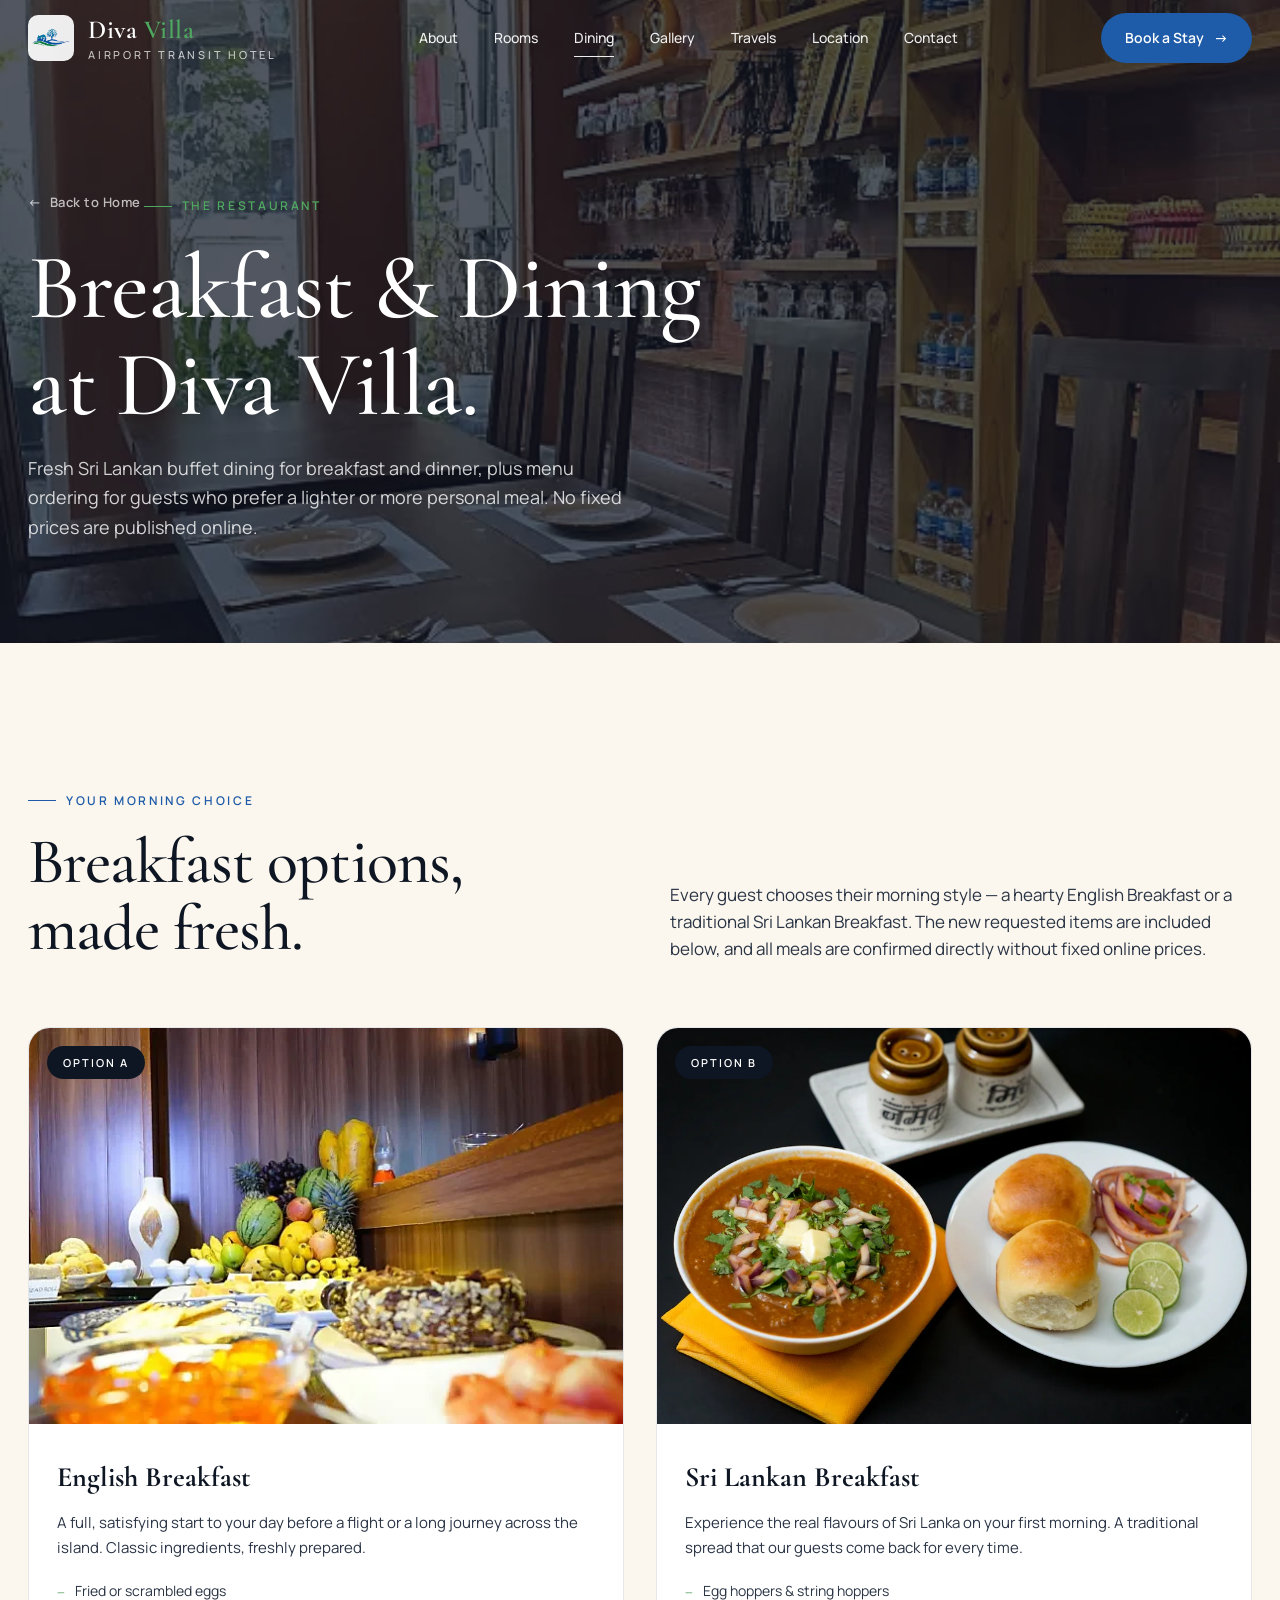
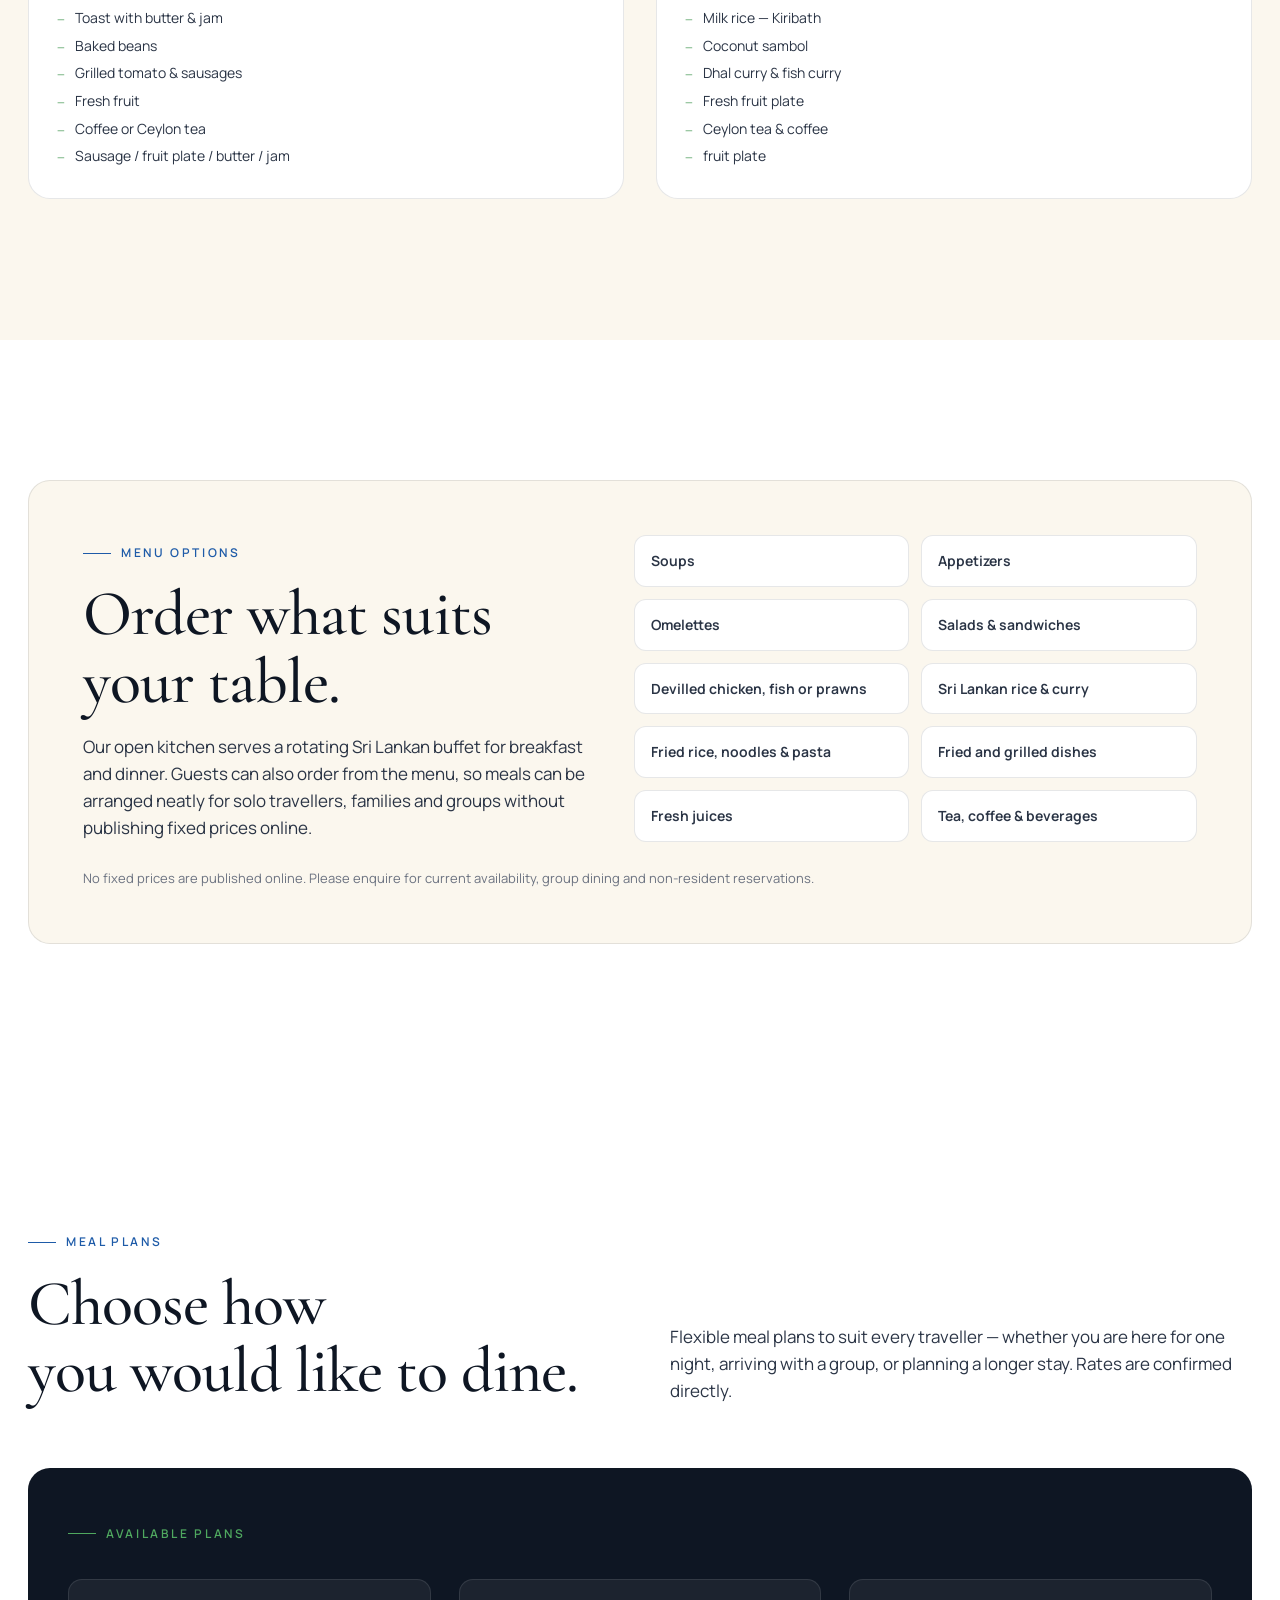
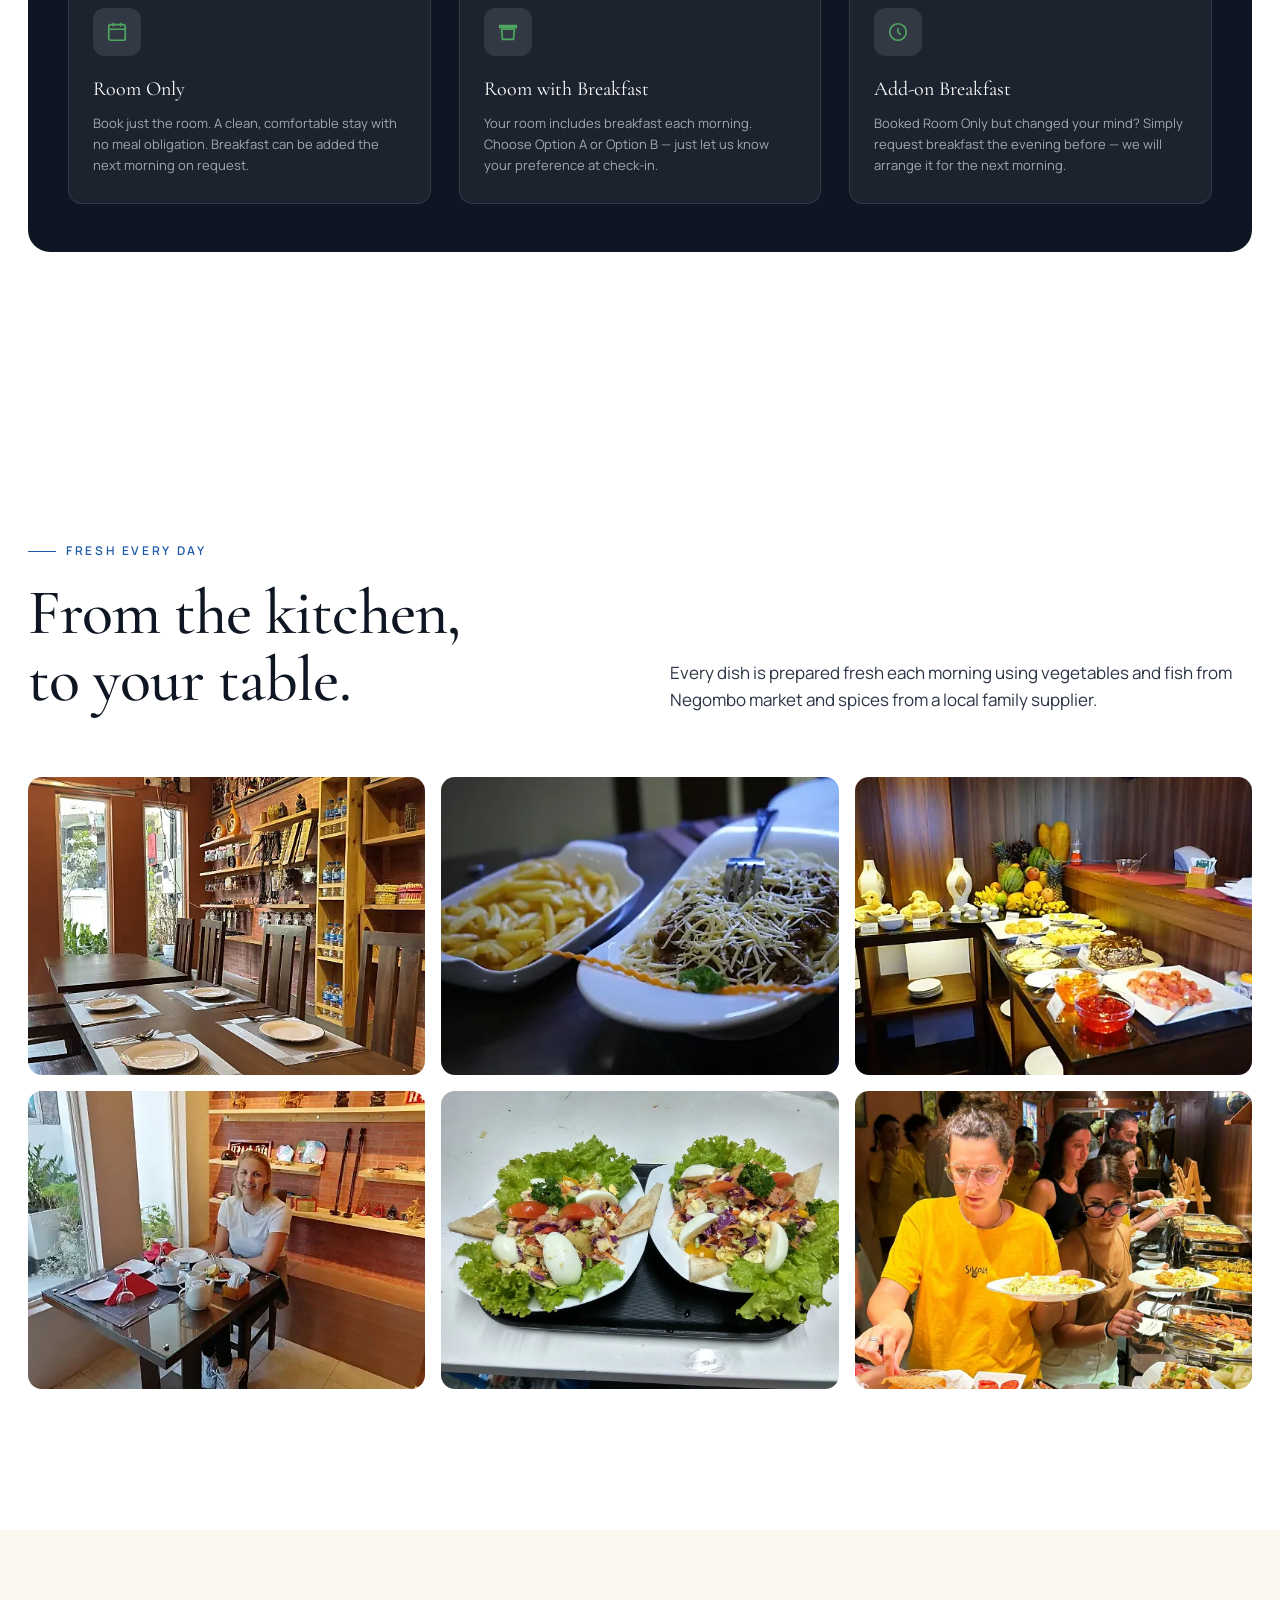
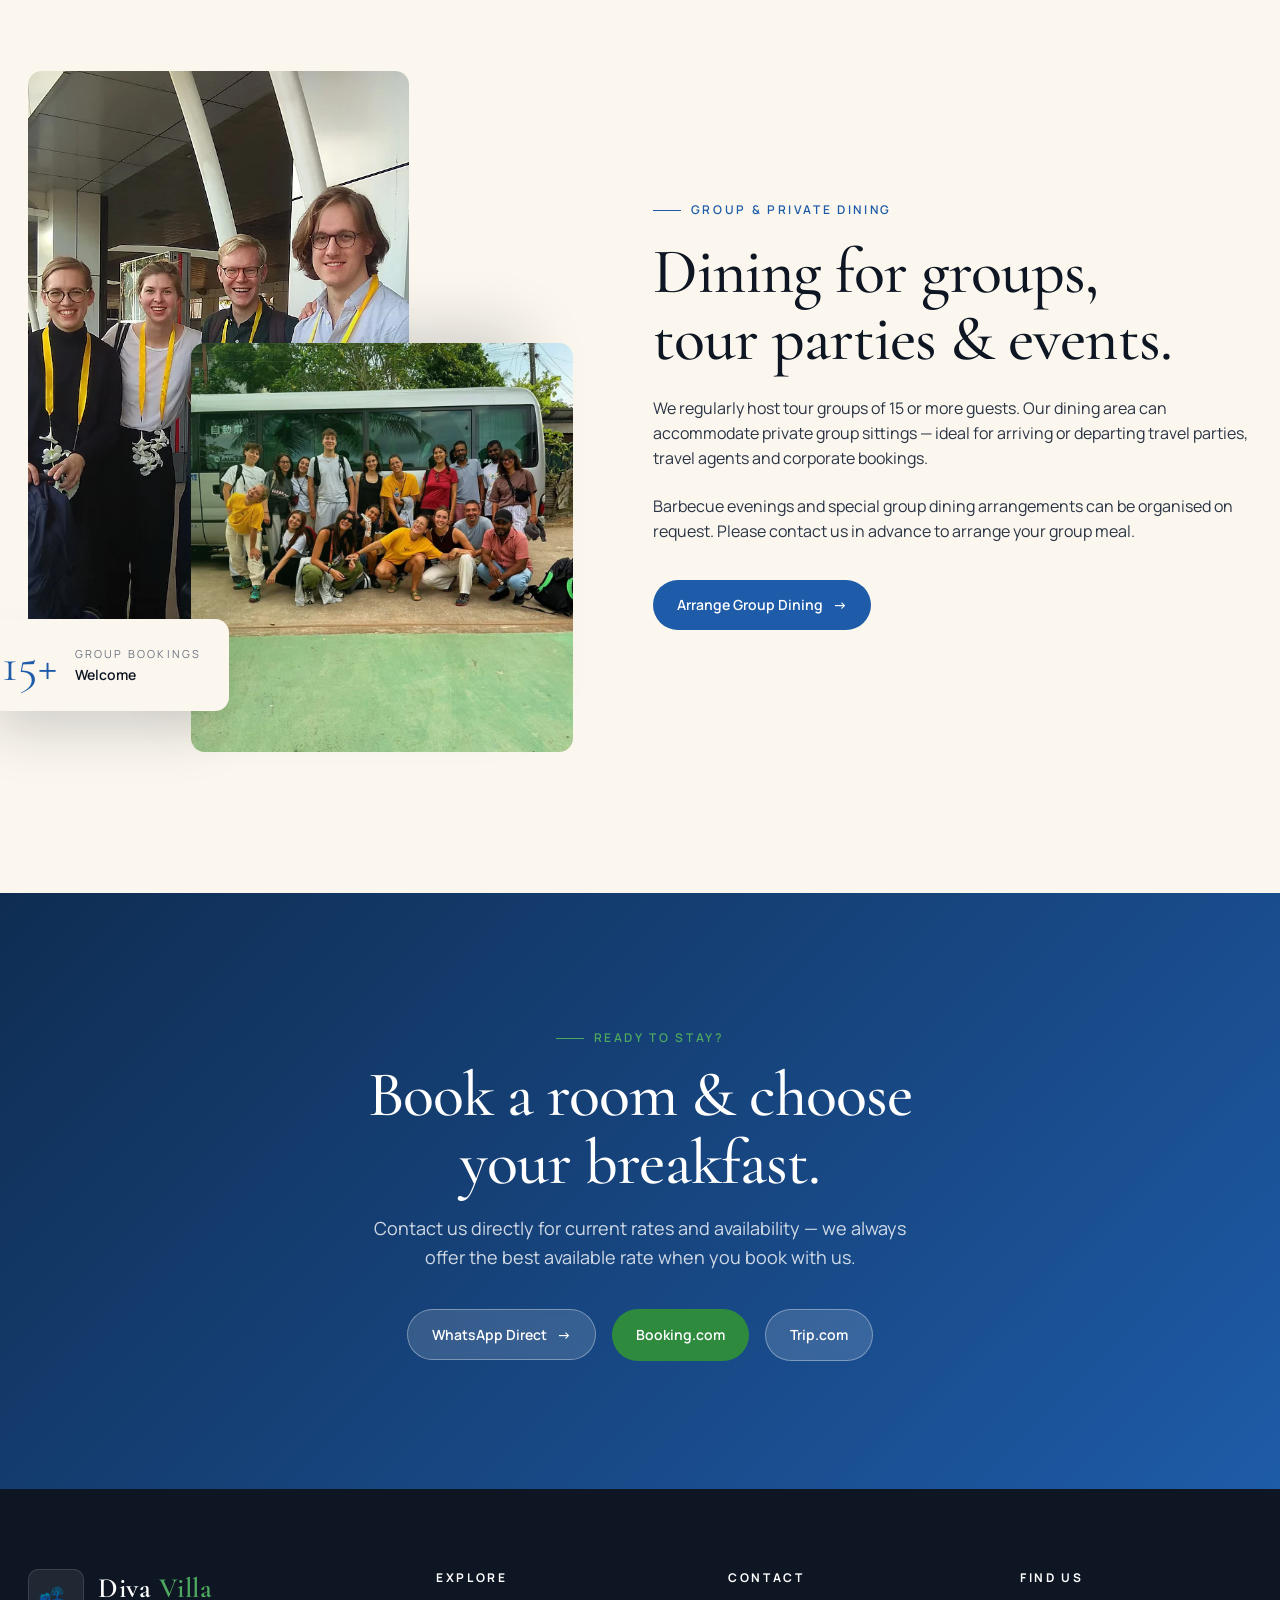
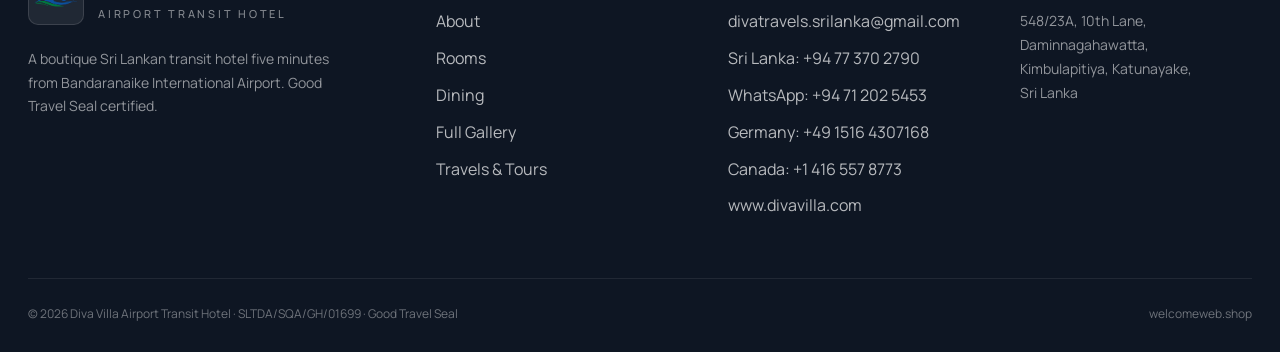
<file: dining.html>
<!DOCTYPE html>
<html lang="en">
<head>
<meta charset="UTF-8">
<meta name="viewport" content="width=device-width,initial-scale=1">
<title>Dining &amp; Breakfast — Diva Villa Airport Transit Hotel, Katunayake</title>
<meta name="description" content="Breakfast, buffet dining and flexible menu options at Diva Villa Airport Transit Hotel. Fresh Sri Lankan and traveller-friendly meals for guests, groups and non-residents.">
<meta property="og:title" content="Dining &amp; Breakfast — Diva Villa">
<meta property="og:description" content="Breakfast, buffet dining and flexible menu options at Diva Villa Airport Transit Hotel.">
<meta property="og:image" content="https://www.divavilla.com/assets/breakfast-fruit-buffet.webp">
<meta property="og:url" content="https://www.divavilla.com/dining.html">
<link rel="canonical" href="https://www.divavilla.com/dining.html">
<link rel="icon" type="image/png" href="assets/logo.png">
<link rel="preconnect" href="https://fonts.googleapis.com">
<link rel="preconnect" href="https://fonts.gstatic.com" crossorigin>
<link href="https://fonts.googleapis.com/css2?family=Cormorant+Garamond:ital,wght@0,400;0,500;0,600;0,700;1,400;1,500&family=Manrope:wght@300;400;500;600;700;800&display=swap" rel="stylesheet">
<!-- SEO performance hints -->
<meta name="robots" content="index,follow">
<meta name="theme-color" content="#0F2D52">
<meta property="og:type" content="website">
<meta name="twitter:card" content="summary_large_image">
<!-- /SEO performance hints -->
<link rel="stylesheet" href="styles.css">
</head>
<body>
<div id="scroll-progress"></div>

<!-- ============ BOOKING MODAL ============ -->
<div id="booking-modal">
  <div class="modal-box">
    <button class="modal-close" aria-label="Close">&#x2715;</button>
    <div class="modal-eyebrow">Reserve your stay</div>
    <h2 class="modal-title">How would you like to book?</h2>
    <p class="modal-sub">Choose your preferred way to get in touch &mdash; we respond quickly.</p>
    <div class="modal-options">
      <button class="modal-option whatsapp whatsapp-pulse" data-whatsapp>
        <div class="modal-opt-icon">
          <svg width="24" height="24" viewBox="0 0 24 24" fill="currentColor"><path d="M17.472 14.382c-.297-.149-1.758-.867-2.03-.967-.273-.099-.471-.148-.67.15-.197.297-.767.966-.94 1.164-.173.199-.347.223-.644.075-.297-.15-1.255-.463-2.39-1.475-.883-.788-1.48-1.761-1.653-2.059-.173-.297-.018-.458.13-.606.134-.133.298-.347.446-.52.149-.174.198-.298.298-.497.099-.198.05-.371-.025-.52-.075-.149-.669-1.612-.916-2.207-.242-.579-.487-.5-.669-.51-.173-.008-.371-.01-.57-.01-.198 0-.52.074-.792.372-.272.297-1.04 1.016-1.04 2.479 0 1.462 1.065 2.875 1.213 3.074.149.198 2.096 3.2 5.077 4.487.709.306 1.262.489 1.694.625.712.227 1.36.195 1.871.118.571-.085 1.758-.719 2.006-1.413.248-.694.248-1.289.173-1.413-.074-.124-.272-.198-.57-.347z"/><path d="M12 0C5.373 0 0 5.373 0 12c0 2.121.555 4.112 1.528 5.837L.057 23.885l6.235-1.637A11.945 11.945 0 0012 24c6.627 0 12-5.373 12-12S18.627 0 12 0zm0 21.818a9.808 9.808 0 01-5.032-1.387l-.361-.214-3.702.971.988-3.608-.235-.372A9.818 9.818 0 012.182 12c0-5.42 4.398-9.818 9.818-9.818 5.42 0 9.818 4.398 9.818 9.818 0 5.42-4.398 9.818-9.818 9.818z"/></svg>
        </div>
        <div><div class="modal-opt-title">WhatsApp</div><div class="modal-opt-desc">Fastest direct reply</div></div>
        <div class="modal-opt-arrow">&#x2192;</div>
      </button>
      <a class="modal-option booking" href="https://www.booking.com/hotel/lk/diva-villa.html" target="_blank" rel="noopener">
        <div class="modal-opt-icon"><svg width="22" height="22" viewBox="0 0 24 24" fill="none" stroke="currentColor" stroke-width="1.8"><rect x="3" y="4" width="18" height="17" rx="2"/><path d="M3 9h18M8 2v4M16 2v4"/></svg></div>
        <div><div class="modal-opt-title">Booking.com</div><div class="modal-opt-desc">Book securely online</div></div>
        <div class="modal-opt-arrow">&#x2192;</div>
      </a>
      <a class="modal-option trip" href="https://www.trip.com/w/VePMdBAGoU2" target="_blank" rel="noopener">
        <div class="modal-opt-icon"><svg width="22" height="22" viewBox="0 0 24 24" fill="none" stroke="currentColor" stroke-width="1.8"><path d="M3 12h18M12 3a9 9 0 100 18 9 9 0 000-18z"/><path d="M12 3c3 3 3 15 0 18M12 3c-3 3-3 15 0 18"/></svg></div>
        <div><div class="modal-opt-title">Trip.com</div><div class="modal-opt-desc">Book through Trip.com</div></div>
        <div class="modal-opt-arrow">&#x2192;</div>
      </a>
      <a class="modal-option hostelworld" href="https://www.hostelworld.com/pwa/hosteldetails.php/Diva-Villa-Airport-Transit-Hotel/Katunayake/338219" target="_blank" rel="noopener">
        <div class="modal-opt-icon"><svg width="22" height="22" viewBox="0 0 24 24" fill="none" stroke="currentColor" stroke-width="1.8"><path d="M4 21V7l8-4 8 4v14"/><path d="M8 21v-6h8v6M9 10h.01M15 10h.01"/></svg></div>
        <div><div class="modal-opt-title">Hostelworld</div><div class="modal-opt-desc">Book through Hostelworld</div></div>
        <div class="modal-opt-arrow">&#x2192;</div>
      </a>
    </div>
    <div class="modal-note"><strong>Tip:</strong> Please mention your check-in date, room type, number of guests, and preferred breakfast option (Option A or Option B).</div>
  </div>
</div>

<!-- ============ NAV ============ -->
<header class="nav over-dark">
  <div class="wrap">
    <a class="brand" href="index.html" aria-label="Diva Villa">
      <span class="brand-mark">
        <img src="assets/logo.webp" alt="Diva Villa logo" width="500" height="500" decoding="async">
      </span>
      <span class="brand-text">
        <strong>Diva <em>Villa</em></strong>
        <span>Airport Transit Hotel</span>
      </span>
    </a>
    <nav class="nav-links">
      <a href="index.html#about">About</a>
      <a href="index.html#rooms">Rooms</a>
      <a href="dining.html" class="active">Dining</a>
      <a href="gallery.html">Gallery</a>
      <a href="travels.html">Travels</a>
      <a href="index.html#location">Location</a>
      <a href="index.html#contact">Contact</a>
    </nav>
    <a class="btn btn-primary" href="index.html#contact" data-booking-trigger>
      Book a Stay <span class="arrow">&rarr;</span>
    </a>
    <button class="menu-toggle" aria-label="Menu">
      <svg width="20" height="20" viewBox="0 0 20 20" fill="none" stroke="currentColor" stroke-width="1.5"><line x1="3" y1="6" x2="17" y2="6"/><line x1="3" y1="14" x2="17" y2="14"/></svg>
    </button>
  </div>
</header>

<!-- ============ PAGE HERO ============ -->
<section class="dining-page-hero">
  <div class="wrap">
    <a href="index.html" class="back-link" style="color:rgba(255,255,255,.7)">Back to Home</a>
    <div class="eyebrow" style="color:var(--c-green-2);margin-top:18px">The Restaurant</div>
    <h1 class="h1">Breakfast &amp; Dining<br>at Diva Villa.</h1>
    <p>Fresh Sri Lankan buffet dining for breakfast and dinner, plus menu ordering for guests who prefer a lighter or more personal meal. No fixed prices are published online.</p>
  </div>
</section>

<!-- ============ BREAKFAST CHOICE ============ -->
<section class="breakfast-section">
  <div class="wrap">
    <div class="section-head">
      <div class="reveal">
        <div class="eyebrow">Your Morning Choice</div>
        <h2 class="h2" style="margin-top:18px">Breakfast options,<br>made fresh.</h2>
      </div>
      <p class="lead reveal">Every guest chooses their morning style &mdash; a hearty English Breakfast or a traditional Sri Lankan Breakfast. The new requested items are included below, and all meals are confirmed directly without fixed online prices.</p>
    </div>

    <div class="breakfast-grid stagger">

      <!-- English Breakfast -->
      <div class="breakfast-card slide-left">
        <div class="breakfast-card-img">
          <span class="bc-tag">Option A</span>
          <img src="assets/breakfast-fruit-buffet.webp" alt="English Breakfast at Diva Villa" width="600" height="400" decoding="async" loading="lazy">
        </div>
        <div class="breakfast-card-body">
          <h3>English Breakfast</h3>
          <p>A full, satisfying start to your day before a flight or a long journey across the island. Classic ingredients, freshly prepared.</p>
          <ul class="breakfast-items">
            <li>Fried or scrambled eggs</li>
            <li>Toast with butter &amp; jam</li>
            <li>Baked beans</li>
            <li>Grilled tomato &amp; sausages</li>
            <li>Fresh fruit</li>
            <li>Coffee or Ceylon tea</li>
            <li>Sausage / fruit plate / butter / jam</li>
          </ul>
        </div>
      </div>

      <!-- Sri Lankan Breakfast -->
      <div class="breakfast-card slide-right">
        <div class="breakfast-card-img">
          <span class="bc-tag">Option B</span>
          <img src="assets/sri-lankan-breakfast.webp" alt="Sri Lankan Breakfast at Diva Villa" width="1000" height="750" decoding="async" loading="lazy">
        </div>
        <div class="breakfast-card-body">
          <h3>Sri Lankan Breakfast</h3>
          <p>Experience the real flavours of Sri Lanka on your first morning. A traditional spread that our guests come back for every time.</p>
          <ul class="breakfast-items">
            <li>Egg hoppers &amp; string hoppers</li>
            <li>Milk rice &mdash; Kiribath</li>
            <li>Coconut sambol</li>
            <li>Dhal curry &amp; fish curry</li>
            <li>Fresh fruit plate</li>
            <li>Ceylon tea &amp; coffee</li>
            <li>fruit plate</li>
          </ul>
        </div>
      </div>

    </div>
  </div>
</section>

<!-- ============ MENU OPTIONS ============ -->
<section class="menu-options-section">
  <div class="wrap">
    <div class="menu-options-panel reveal">
      <div>
        <div class="eyebrow">Menu Options</div>
        <h2 class="h2" style="margin-top:18px">Order what suits<br>your table.</h2>
        <p class="lead" style="margin-top:18px">Our open kitchen serves a rotating Sri Lankan buffet for breakfast and dinner. Guests can also order from the menu, so meals can be arranged neatly for solo travellers, families and groups without publishing fixed prices online.</p>
      </div>
      <div class="menu-options-grid">
        <span>Soups</span>
        <span>Appetizers</span>
        <span>Omelettes</span>
        <span>Salads &amp; sandwiches</span>
        <span>Devilled chicken, fish or prawns</span>
        <span>Sri Lankan rice &amp; curry</span>
        <span>Fried rice, noodles &amp; pasta</span>
        <span>Fried and grilled dishes</span>
        <span>Fresh juices</span>
        <span>Tea, coffee &amp; beverages</span>
      </div>
      <p class="menu-options-note">No fixed prices are published online. Please enquire for current availability, group dining and non-resident reservations.</p>
    </div>
  </div>
</section>

<!-- ============ BOOKING TYPES ============ -->
<section style="background:#fff;">
  <div class="wrap">
    <div class="section-head">
      <div class="reveal">
        <div class="eyebrow">Meal Plans</div>
        <h2 class="h2" style="margin-top:18px">Choose how<br>you would like to dine.</h2>
      </div>
      <p class="lead reveal">Flexible meal plans to suit every traveller &mdash; whether you are here for one night, arriving with a group, or planning a longer stay. Rates are confirmed directly.</p>
    </div>

    <div class="booking-types-panel reveal">
      <div class="eyebrow" style="color:var(--c-green-2)">Available Plans</div>
      <div class="booking-types-grid">
        <div class="booking-type-card">
          <div class="bt-icon">
            <svg width="22" height="22" viewBox="0 0 24 24" fill="none" stroke="currentColor" stroke-width="1.8"><rect x="3" y="4" width="18" height="17" rx="2"/><path d="M3 9h18M8 2v4M16 2v4"/></svg>
          </div>
          <div class="bt-title">Room Only</div>
          <div class="bt-desc">Book just the room. A clean, comfortable stay with no meal obligation. Breakfast can be added the next morning on request.</div>
        </div>
        <div class="booking-type-card">
          <div class="bt-icon">
            <svg width="22" height="22" viewBox="0 0 24 24" fill="none" stroke="currentColor" stroke-width="1.8"><path d="M3 5h18v2H3zm2 4h14l-1 11H6L5 9z"/></svg>
          </div>
          <div class="bt-title">Room with Breakfast</div>
          <div class="bt-desc">Your room includes breakfast each morning. Choose Option A or Option B &mdash; just let us know your preference at check-in.</div>
        </div>
        <div class="booking-type-card">
          <div class="bt-icon">
            <svg width="22" height="22" viewBox="0 0 24 24" fill="none" stroke="currentColor" stroke-width="1.8"><circle cx="12" cy="12" r="9"/><path d="M12 8v4l3 3"/></svg>
          </div>
          <div class="bt-title">Add-on Breakfast</div>
          <div class="bt-desc">Booked Room Only but changed your mind? Simply request breakfast the evening before &mdash; we will arrange it for the next morning.</div>
        </div>
      </div>
    </div>
  </div>
</section>

<!-- ============ FOOD GALLERY ============ -->
<section class="food-gallery-section">
  <div class="wrap">
    <div class="section-head">
      <div class="reveal">
        <div class="eyebrow">Fresh Every Day</div>
        <h2 class="h2" style="margin-top:18px">From the kitchen,<br>to your table.</h2>
      </div>
      <p class="lead reveal">Every dish is prepared fresh each morning using vegetables and fish from Negombo market and spices from a local family supplier.</p>
    </div>
    <div class="food-gallery-grid stagger">
      <div class="food-gallery-item"><img src="assets/restaurant-shelf-dining.webp" alt="Restaurant shelf and dining setup" width="600" height="400" decoding="async" loading="lazy"></div>
      <div class="food-gallery-item"><img src="assets/buffet-noodles-fries.webp" alt="Buffet noodles and fries" width="600" height="400" decoding="async" loading="lazy"></div>
      <div class="food-gallery-item"><img src="assets/buffet-fruit-table.webp" alt="Fresh fruit buffet table" width="600" height="400" decoding="async" loading="lazy"></div>
      <div class="food-gallery-item"><img src="assets/guest-breakfast-table.webp" alt="Guests at breakfast table" width="600" height="400" decoding="async" loading="lazy"></div>
      <div class="food-gallery-item"><img src="assets/fresh-salad-plates.webp" alt="Fresh salad plates" width="1200" height="900" decoding="async" loading="lazy"></div>
      <div class="food-gallery-item"><img src="assets/guest-buffet-serving.webp" alt="Guest serving from buffet" width="1050" height="1400" decoding="async" loading="lazy"></div>
    </div>
  </div>
</section>

<!-- ============ GROUP DINING ============ -->
<section style="background:var(--c-cream);">
  <div class="wrap">
    <div class="about-grid">
      <div class="about-images reveal-x">
        <div class="about-img-main">
          <img src="assets/european-group-arrival.webp" alt="European tour group at Diva Villa" width="1200" height="900" decoding="async" loading="lazy">
        </div>
        <div class="about-img-sub">
          <img src="assets/outdoor-group-photo.webp" alt="Outdoor group event at Diva Villa" width="1050" height="1400" decoding="async" loading="lazy">
        </div>
        <div class="about-badge">
          <div class="num">15+</div>
          <div>
            <small>Group bookings</small>
            <strong>Welcome</strong>
          </div>
        </div>
      </div>
      <div class="about-body reveal">
        <div class="eyebrow">Group &amp; Private Dining</div>
        <h2 class="h2" style="margin-top:18px">Dining for groups,<br>tour parties &amp; events.</h2>
        <p>We regularly host tour groups of 15 or more guests. Our dining area can accommodate private group sittings &mdash; ideal for arriving or departing travel parties, travel agents and corporate bookings.</p>
        <p>Barbecue evenings and special group dining arrangements can be organised on request. Please contact us in advance to arrange your group meal.</p>
        <div style="margin-top:36px;">
          <button class="btn btn-primary" data-whatsapp="dining">Arrange Group Dining <span class="arrow">&rarr;</span></button>
        </div>
      </div>
    </div>
  </div>
</section>

<!-- ============ CTA ============ -->
<section class="travels-cta">
  <div class="wrap">
    <div class="eyebrow" style="color:var(--c-green-2);justify-content:center">Ready to stay?</div>
    <h2 class="h2">Book a room &amp; choose<br>your breakfast.</h2>
    <p>Contact us directly for current rates and availability &mdash; we always offer the best available rate when you book with us.</p>
    <div class="cta-btns">
      <button class="btn btn-light" data-whatsapp>WhatsApp Direct <span class="arrow">&rarr;</span></button>
      <a href="https://www.booking.com/hotel/lk/diva-villa.html" target="_blank" rel="noopener" class="btn" style="background:var(--c-green);color:#fff">Booking.com</a>
      <a href="https://www.trip.com/w/VePMdBAGoU2" target="_blank" rel="noopener" class="btn btn-light">Trip.com</a>
    </div>
  </div>
</section>

<!-- ============ FOOTER ============ -->
<footer class="footer">
  <div class="wrap">
    <div class="footer-grid">
      <div class="col">
        <a class="brand brand-lg" href="index.html">
          <span class="brand-mark">
            <img src="assets/logo.webp" alt="Diva Villa logo" width="500" height="500" decoding="async">
          </span>
          <span class="brand-text">
            <strong>Diva <em>Villa</em></strong>
            <span>Airport Transit Hotel</span>
          </span>
        </a>
        <p style="margin-top:22px; max-width:34ch">A boutique Sri Lankan transit hotel five minutes from Bandaranaike International Airport. Good Travel Seal certified.</p>
      </div>
      <div class="col">
        <h5>Explore</h5>
        <ul>
          <li><a href="index.html#about">About</a></li>
          <li><a href="index.html#rooms">Rooms</a></li>
          <li><a href="dining.html">Dining</a></li>
          <li><a href="gallery.html">Full Gallery</a></li>
          <li><a href="travels.html">Travels &amp; Tours</a></li>
        </ul>
      </div>
      <div class="col">
        <h5>Contact</h5>
        <ul>
          <li><a href="mailto:divatravels.srilanka@gmail.com">divatravels.srilanka@gmail.com</a></li>
          <li>Sri Lanka: +94 77 370 2790</li>
          <li>WhatsApp: +94 71 202 5453</li>
          <li>Germany: +49 1516 4307168</li>
          <li>Canada: +1 416 557 8773</li>
          <li>www.divavilla.com</li>
        </ul>
      </div>
      <div class="col">
        <h5>Find us</h5>
        <p>548/23A, 10th Lane,<br>Daminnagahawatta,<br>Kimbulapitiya, Katunayake,<br>Sri Lanka</p>
      </div>
    </div>
    <div class="footer-base">
      <span>&copy; 2026 Diva Villa Airport Transit Hotel &middot; SLTDA/SQA/GH/01699 &middot; Good Travel Seal</span>
      <span>welcomeweb.shop</span>
    </div>
  </div>
</footer>

<script src="script.js"></script>
</body>
</html>
</file>
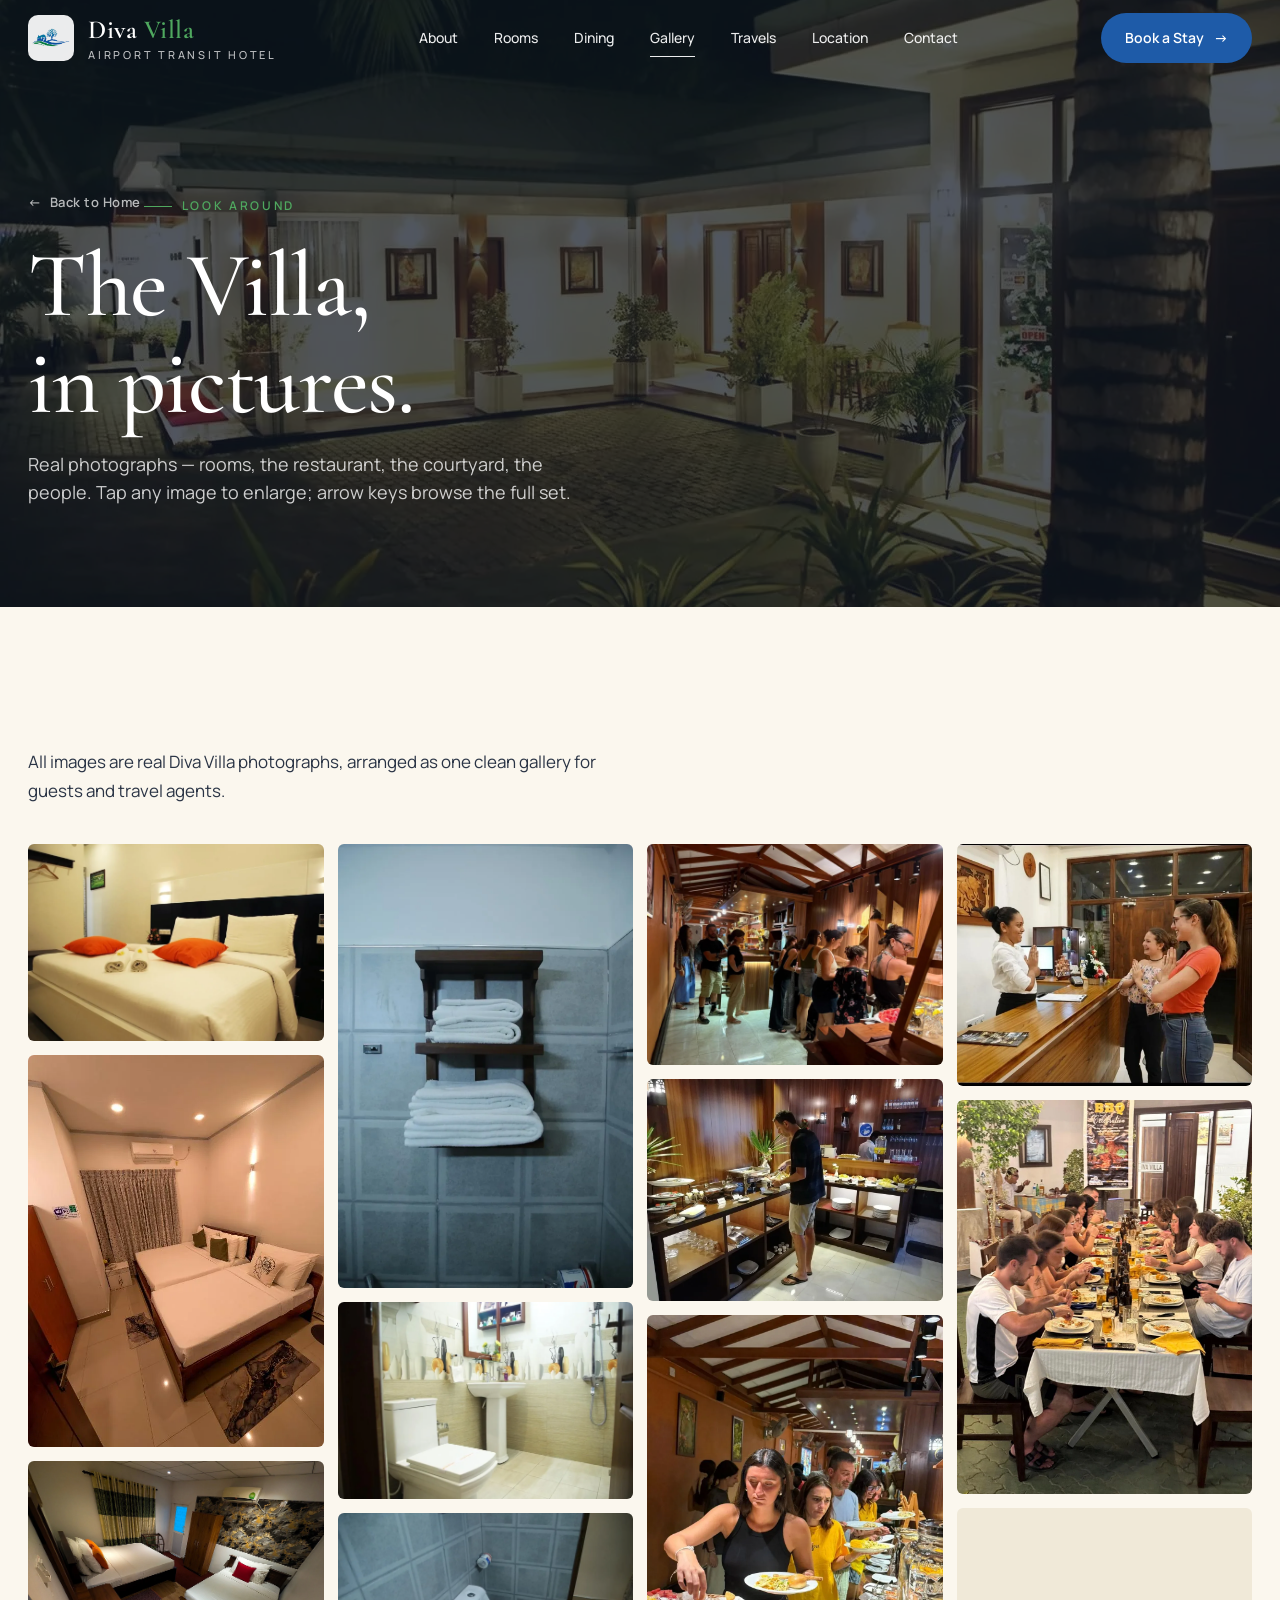
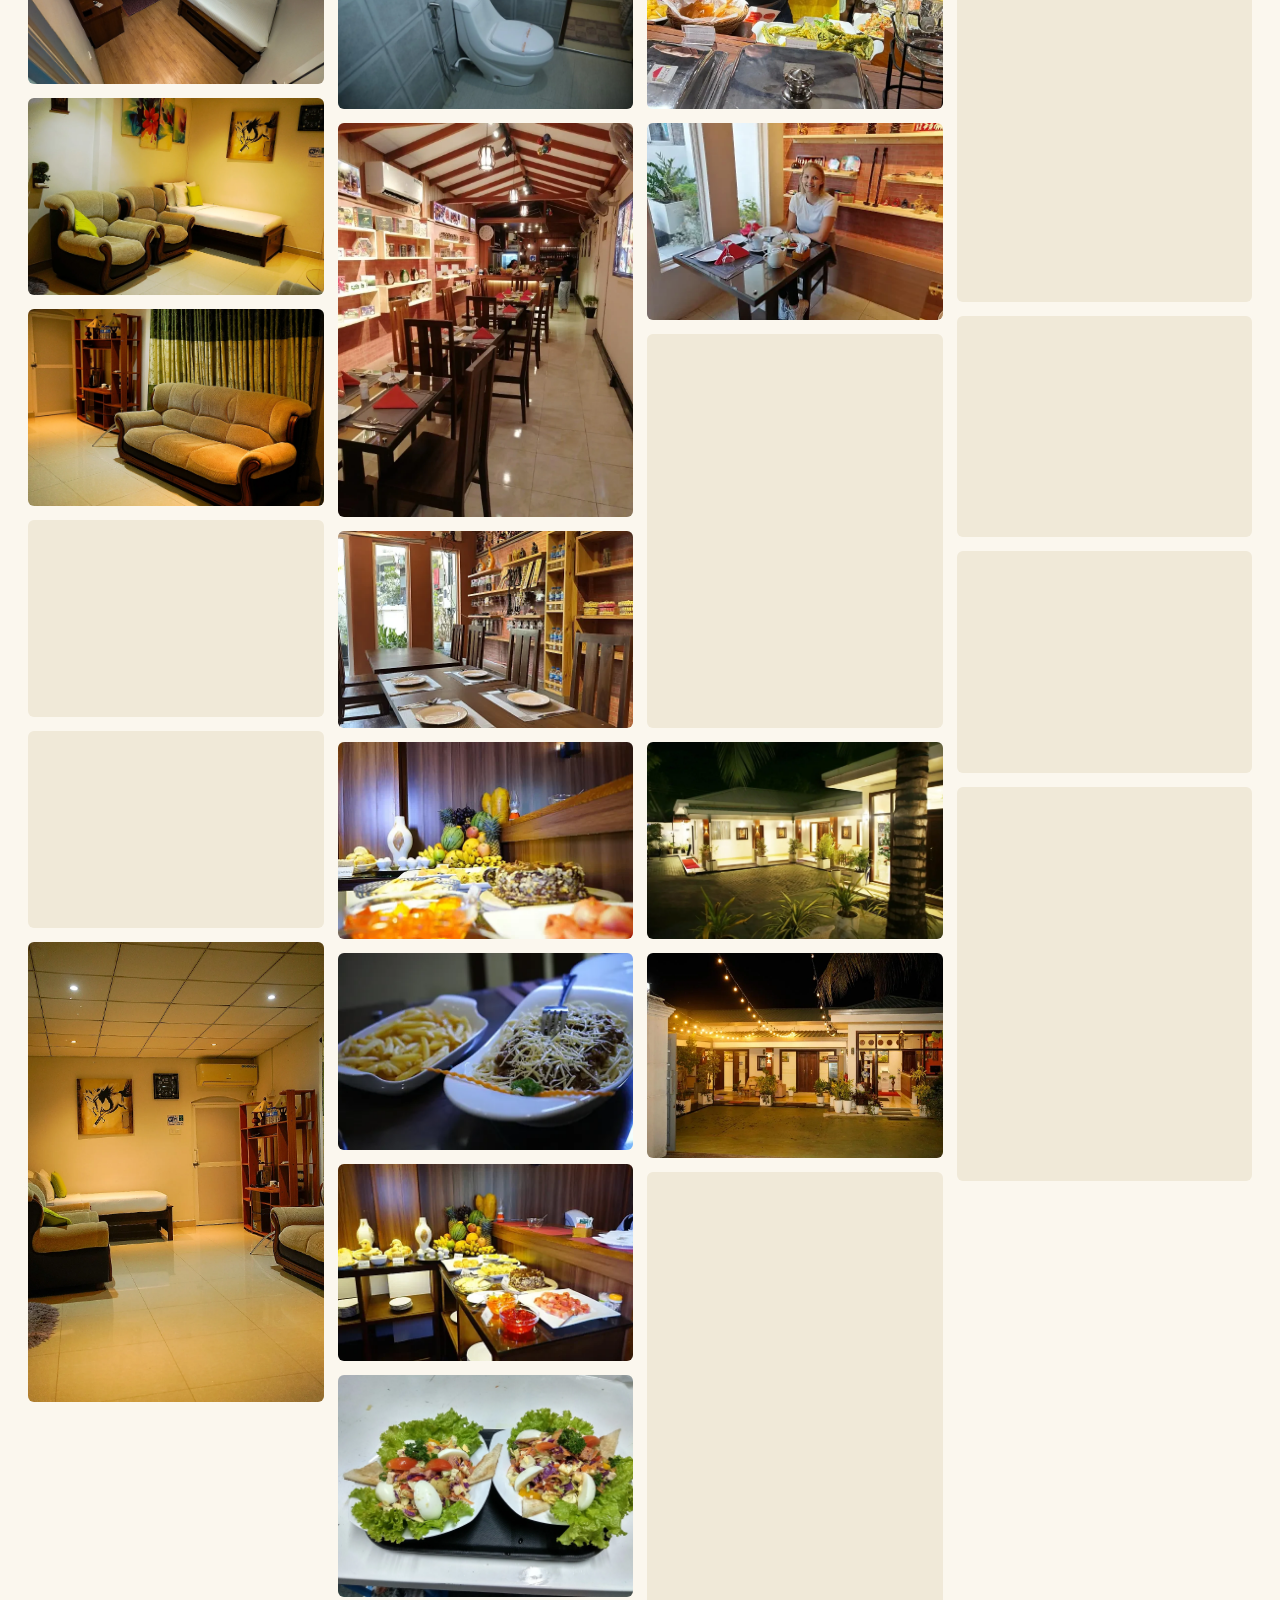
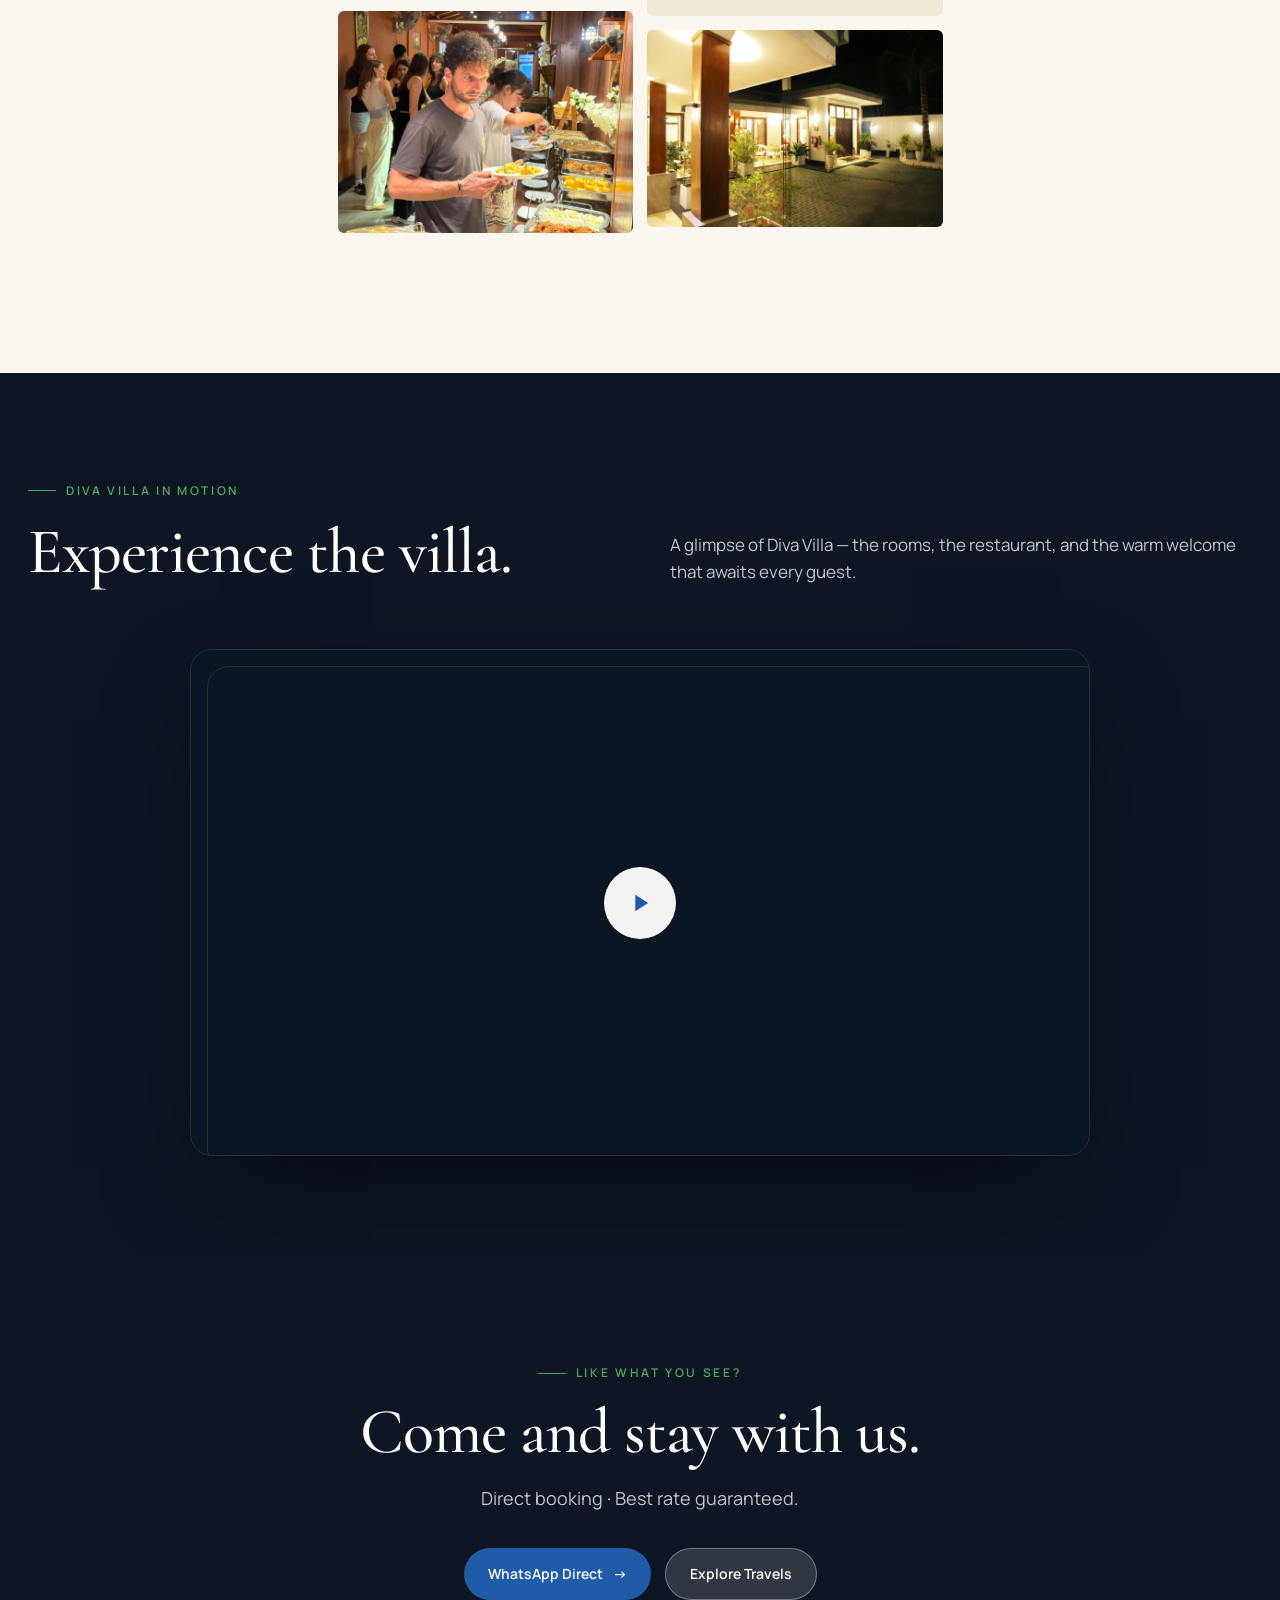
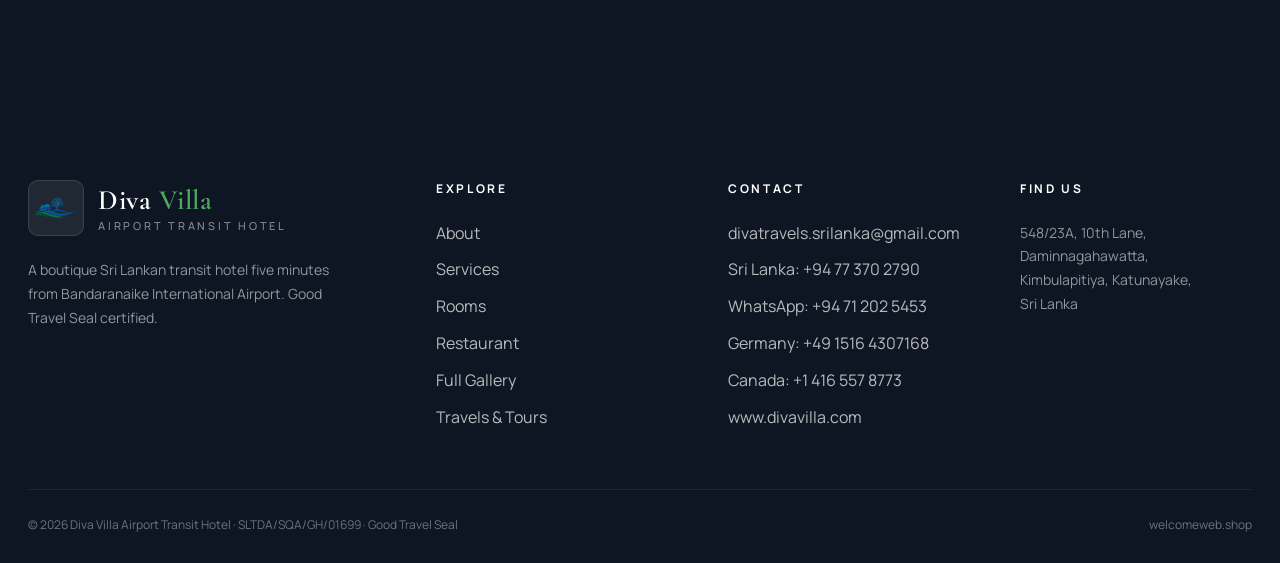
<file: gallery.html>
<!DOCTYPE html>
<html lang="en">
<head>
<meta charset="UTF-8">
<meta name="viewport" content="width=device-width,initial-scale=1">
<title>Gallery — Diva Villa Airport Transit Hotel, Katunayake</title>
<meta name="description" content="Photos of Diva Villa — rooms, restaurant, courtyard, bathrooms and guests. Boutique airport transit hotel in Katunayake, Sri Lanka.">
<meta property="og:title" content="Gallery — Diva Villa">
<meta property="og:description" content="Photos of Diva Villa — rooms, restaurant, courtyard, bathrooms and guests.">
<meta property="og:image" content="https://www.divavilla.com/assets/deluxe-double-room-orange-wide.webp">
<meta property="og:url" content="https://www.divavilla.com/gallery.html">
<link rel="canonical" href="https://www.divavilla.com/gallery.html">
<link rel="icon" type="image/png" href="assets/logo.png">

<link rel="preconnect" href="https://fonts.googleapis.com">
<link rel="preconnect" href="https://fonts.gstatic.com" crossorigin>
<link href="https://fonts.googleapis.com/css2?family=Cormorant+Garamond:ital,wght@0,400;0,500;0,600;0,700;1,400;1,500&family=Manrope:wght@300;400;500;600;700;800&display=swap" rel="stylesheet">
<!-- SEO performance hints -->
<meta name="robots" content="index,follow">
<meta name="theme-color" content="#0F2D52">
<meta property="og:type" content="website">
<meta name="twitter:card" content="summary_large_image">
<!-- /SEO performance hints -->
<link rel="stylesheet" href="styles.css">
</head>
<body>
<div id="scroll-progress"></div>

<div id="booking-modal">
  <div class="modal-box">
    <button class="modal-close" aria-label="Close">&#x2715;</button>
    <div class="modal-eyebrow">Reserve your stay</div>
    <h2 class="modal-title">How would you like to book?</h2>
    <p class="modal-sub">Choose your preferred way to get in touch.</p>
    <div class="modal-options">
      <button class="modal-option whatsapp whatsapp-pulse" data-whatsapp>
        <div class="modal-opt-icon">
          <svg width="24" height="24" viewBox="0 0 24 24" fill="currentColor"><path d="M17.472 14.382c-.297-.149-1.758-.867-2.03-.967-.273-.099-.471-.148-.67.15-.197.297-.767.966-.94 1.164-.173.199-.347.223-.644.075-.297-.15-1.255-.463-2.39-1.475-.883-.788-1.48-1.761-1.653-2.059-.173-.297-.018-.458.13-.606.134-.133.298-.347.446-.52.149-.174.198-.298.298-.497.099-.198.05-.371-.025-.52-.075-.149-.669-1.612-.916-2.207-.242-.579-.487-.5-.669-.51-.173-.008-.371-.01-.57-.01-.198 0-.52.074-.792.372-.272.297-1.04 1.016-1.04 2.479 0 1.462 1.065 2.875 1.213 3.074.149.198 2.096 3.2 5.077 4.487.709.306 1.262.489 1.694.625.712.227 1.36.195 1.871.118.571-.085 1.758-.719 2.006-1.413.248-.694.248-1.289.173-1.413-.074-.124-.272-.198-.57-.347z"/><path d="M12 0C5.373 0 0 5.373 0 12c0 2.121.555 4.112 1.528 5.837L.057 23.885l6.235-1.637A11.945 11.945 0 0012 24c6.627 0 12-5.373 12-12S18.627 0 12 0zm0 21.818a9.808 9.808 0 01-5.032-1.387l-.361-.214-3.702.971.988-3.608-.235-.372A9.818 9.818 0 012.182 12c0-5.42 4.398-9.818 9.818-9.818 5.42 0 9.818 4.398 9.818 9.818 0 5.42-4.398 9.818-9.818 9.818z"/></svg>
        </div>
        <div><div class="modal-opt-title">WhatsApp</div><div class="modal-opt-desc">Fastest direct reply</div></div>
        <div class="modal-opt-arrow">&#x2192;</div>
      </button>
      <a class="modal-option booking" href="https://www.booking.com/hotel/lk/diva-villa.html" target="_blank" rel="noopener">
        <div class="modal-opt-icon"><svg width="22" height="22" viewBox="0 0 24 24" fill="none" stroke="currentColor" stroke-width="1.8"><rect x="3" y="4" width="18" height="17" rx="2"/><path d="M3 9h18M8 2v4M16 2v4"/></svg></div>
        <div><div class="modal-opt-title">Booking.com</div><div class="modal-opt-desc">Book securely online</div></div>
        <div class="modal-opt-arrow">&#x2192;</div>
      </a>
      <a class="modal-option trip" href="https://www.trip.com/w/VePMdBAGoU2" target="_blank" rel="noopener">
        <div class="modal-opt-icon"><svg width="22" height="22" viewBox="0 0 24 24" fill="none" stroke="currentColor" stroke-width="1.8"><path d="M3 12h18M12 3a9 9 0 100 18 9 9 0 000-18z"/><path d="M12 3c3 3 3 15 0 18M12 3c-3 3-3 15 0 18"/></svg></div>
        <div><div class="modal-opt-title">Trip.com</div><div class="modal-opt-desc">Book through Trip.com</div></div>
        <div class="modal-opt-arrow">&#x2192;</div>
      </a>
      <a class="modal-option hostelworld" href="https://www.hostelworld.com/pwa/hosteldetails.php/Diva-Villa-Airport-Transit-Hotel/Katunayake/338219" target="_blank" rel="noopener">
        <div class="modal-opt-icon"><svg width="22" height="22" viewBox="0 0 24 24" fill="none" stroke="currentColor" stroke-width="1.8"><path d="M4 21V7l8-4 8 4v14"/><path d="M8 21v-6h8v6M9 10h.01M15 10h.01"/></svg></div>
        <div><div class="modal-opt-title">Hostelworld</div><div class="modal-opt-desc">Book through Hostelworld</div></div>
        <div class="modal-opt-arrow">&#x2192;</div>
      </a>
    </div>
    <div class="modal-note"><strong>Tip:</strong> Mention your dates, room type and breakfast option (Option A or Option B).</div>
  </div>
</div>

<!-- ============ NAV ============ -->
<header class="nav over-dark">
  <div class="wrap">
    <a class="brand" href="index.html" aria-label="Diva Villa">
      <span class="brand-mark">
        <img src="assets/logo.webp" alt="Diva Villa logo" width="500" height="500" decoding="async">
      </span>
      <span class="brand-text">
        <strong>Diva <em>Villa</em></strong>
        <span>Airport Transit Hotel</span>
      </span>
    </a>
    <nav class="nav-links">
      <a href="index.html#about">About</a>
      <a href="index.html#rooms">Rooms</a>
      <a href="dining.html">Dining</a>
      <a href="gallery.html" class="active">Gallery</a>
      <a href="travels.html">Travels</a>
      <a href="index.html#location">Location</a>
      <a href="index.html#contact">Contact</a>
    </nav>
    <a class="btn btn-primary" href="index.html#contact" data-booking-trigger>
      Book a Stay <span class="arrow">&rarr;</span>
    </a>
    <button class="menu-toggle" aria-label="Menu">
      <svg width="20" height="20" viewBox="0 0 20 20" fill="none" stroke="currentColor" stroke-width="1.5"><line x1="3" y1="6" x2="17" y2="6"/><line x1="3" y1="14" x2="17" y2="14"/></svg>
    </button>
  </div>
</header>

<!-- ============ PAGE HERO ============ -->
<section class="gallery-page-hero">
  <div class="wrap">
    <a href="index.html" class="back-link" style="color:rgba(255,255,255,.7)">Back to Home</a>
    <div class="eyebrow" style="color:var(--c-green-2);margin-top:18px">Look around</div>
    <h1 class="h1">The Villa,<br>in pictures.</h1>
    <p>Real photographs — rooms, the restaurant, the courtyard, the people. Tap any image to enlarge; arrow keys browse the full set.</p>
  </div>
</section>

<!-- ============ GALLERY ============ -->
<section class="gallery-page" id="gallery">
  <div class="wrap">

    <div class="gallery-intro reveal">
      <p>All images are real Diva Villa photographs, arranged as one clean gallery for guests and travel agents.</p>
    </div>

    <div class="masonry" id="gallery-grid">

      <!-- Rooms -->
      <div class="masonry-item" data-cat="rooms"><img src="assets/deluxe-double-room-orange-wide.webp" alt="Deluxe Double Room wide view" width="1280" height="853" decoding="async" loading="lazy"><span class="cap">Deluxe Double · wide view</span></div>
      <div class="masonry-item" data-cat="rooms"><img src="assets/deluxe-single-room-compact.webp" alt="Deluxe Triple Room bed setup — Diva Villa" width="578" height="768" decoding="async" loading="lazy"><span class="cap">Deluxe Triple Room</span></div>
      <div class="masonry-item" data-cat="rooms"><img src="assets/family-room-two-beds.webp" alt="Deluxe Family Room with two beds — Diva Villa" width="1400" height="1054" decoding="async" loading="lazy"><span class="cap">Deluxe Family Room</span></div>
      <div class="masonry-item" data-cat="rooms"><img src="assets/family-room-lounge-beds.webp" alt="Deluxe Family Room lounge and beds — Diva Villa" width="1400" height="933" decoding="async" loading="lazy"><span class="cap">Family room lounge</span></div>
      <div class="masonry-item" data-cat="rooms"><img src="assets/family-room-sofa-lounge.webp" alt="Family room sofa lounge — Diva Villa" width="1400" height="933" decoding="async" loading="lazy"><span class="cap">Family room seating</span></div>
      <div class="masonry-item" data-cat="rooms"><img src="assets/family-room-dining-corner.webp" alt="Family room dining corner — Diva Villa" width="1400" height="933" decoding="async" loading="lazy"><span class="cap">Family dining corner</span></div>
      <div class="masonry-item" data-cat="rooms"><img src="assets/family-room-dining-area.webp" alt="Family room dining area — Diva Villa" width="1200" height="800" decoding="async" loading="lazy"><span class="cap">Family dining area</span></div>
      <div class="masonry-item" data-cat="rooms"><img src="assets/family-room-wide-view.webp" alt="Family room wide view — Diva Villa" width="898" height="1400" decoding="async" loading="lazy"><span class="cap">Family room wide view</span></div>
      <div class="masonry-item" data-cat="rooms"><img src="assets/bathroom-towels-shelf.webp" alt="Fresh towels on bathroom shelf" width="852" height="1280" decoding="async" loading="lazy"><span class="cap">Fresh towels</span></div>

      <!-- Bathrooms -->
      <div class="masonry-item" data-cat="bathroom"><img src="assets/modern-bathroom-white.webp" alt="En-suite bathroom — Diva Villa" width="1280" height="853" decoding="async" loading="lazy"><span class="cap">En-suite bathroom</span></div>
      <div class="masonry-item" data-cat="bathroom"><img src="assets/bathroom-toilet-blue.webp" alt="Shower room with hot water" width="1280" height="852" decoding="async" loading="lazy"><span class="cap">Hot-water shower</span></div>

      <!-- Dining -->
      <div class="masonry-item" data-cat="dining"><img src="assets/restaurant-dining-room.webp" alt="Restaurant dining tables set for dinner — Diva Villa" width="864" height="1152" decoding="async" loading="lazy"><span class="cap">Restaurant set for dinner</span></div>
      <div class="masonry-item" data-cat="dining"><img src="assets/restaurant-shelf-dining.webp" alt="Restaurant shelf and dining setup" width="600" height="400" decoding="async" loading="lazy"><span class="cap">Dining setup</span></div>
      <div class="masonry-item" data-cat="dining"><img src="assets/breakfast-fruit-buffet.webp" alt="Breakfast fruit buffet" width="600" height="400" decoding="async" loading="lazy"><span class="cap">Breakfast fruit buffet</span></div>
      <div class="masonry-item" data-cat="dining"><img src="assets/buffet-noodles-fries.webp" alt="Buffet noodles and fries" width="600" height="400" decoding="async" loading="lazy"><span class="cap">Buffet dishes</span></div>
      <div class="masonry-item" data-cat="dining"><img src="assets/buffet-fruit-table.webp" alt="Fresh fruit buffet table" width="600" height="400" decoding="async" loading="lazy"><span class="cap">Fresh fruit table</span></div>
      <div class="masonry-item" data-cat="dining"><img src="assets/fresh-salad-plates.webp" alt="Fresh salad plates" width="1200" height="900" decoding="async" loading="lazy"><span class="cap">Fresh plates</span></div>

      <!-- Dining + People -->
      <div class="masonry-item" data-cat="dining people"><img src="assets/guests-buffet-service.webp" alt="Guests serving themselves at buffet" width="1280" height="960" decoding="async" loading="lazy"><span class="cap">Guests at the buffet</span></div>
      <div class="masonry-item" data-cat="dining people"><img src="assets/group-dining-veranda.webp" alt="European guests dining at Diva Villa" width="1280" height="960" decoding="async" loading="lazy"><span class="cap">Dinner guests</span></div>
      <div class="masonry-item" data-cat="dining people"><img src="assets/breakfast-buffet-guest.webp" alt="Guest at buffet counter" width="1024" height="768" decoding="async" loading="lazy"><span class="cap">At the buffet counter</span></div>
      <div class="masonry-item" data-cat="dining people"><img src="assets/guests-sri-lankan-buffet.webp" alt="Guests serving food from the buffet line" width="960" height="1280" decoding="async" loading="lazy"><span class="cap">Buffet service</span></div>
      <div class="masonry-item" data-cat="dining people"><img src="assets/guest-breakfast-table.webp" alt="Guests seated at breakfast table" width="600" height="400" decoding="async" loading="lazy"><span class="cap">Breakfast table</span></div>
      <div class="masonry-item" data-cat="dining people"><img src="assets/guest-buffet-serving.webp" alt="Guest serving from the buffet" width="1050" height="1400" decoding="async" loading="lazy"><span class="cap">Buffet serving</span></div>

      <!-- Property -->
      <div class="masonry-item" data-cat="property"><img src="assets/courtyard-night-wide.webp" alt="Diva Villa courtyard at night" width="1280" height="853" decoding="async" loading="lazy"><span class="cap">Courtyard at night</span></div>
      <div class="masonry-item" data-cat="property"><img src="assets/villa-front-night.webp" alt="Diva Villa entrance porch at night" width="1024" height="710" decoding="async" loading="lazy"><span class="cap">Entrance porch</span></div>
      <div class="masonry-item" data-cat="property"><img src="assets/hallway-lit-corridor.webp" alt="Lantern-lit corridor at Diva Villa" width="852" height="1280" decoding="async" loading="lazy"><span class="cap">Lantern corridor</span></div>
      <div class="masonry-item" data-cat="property"><img src="assets/villa-garden-courtyard.webp" alt="Warm property interior — Diva Villa" width="1280" height="853" decoding="async" loading="lazy"><span class="cap">Property interior</span></div>

      <!-- People / Guests -->
      <div class="masonry-item" data-cat="people"><img src="assets/reception-checkin-guests.webp" alt="Reception staff greeting guests with Ayubowan — Diva Villa" width="1058" height="866" decoding="async" loading="lazy"><span class="cap">Ayubowan welcome</span></div>

      <!-- Groups -->
      <div class="masonry-item" data-cat="groups people"><img src="assets/group-bbq-dinner-table.webp" alt="Large group BBQ dinner at Diva Villa" width="960" height="1280" decoding="async" loading="lazy"><span class="cap">Group BBQ celebration</span></div>
      <div class="masonry-item" data-cat="groups people"><img src="assets/group-bbq-dinner-close.webp" alt="Group of guests dining together at Diva Villa" width="960" height="1280" decoding="async" loading="lazy"><span class="cap">Group dining</span></div>
      <div class="masonry-item" data-cat="groups people"><img src="assets/tour-group-arrival-front.webp" alt="Tour group arrival at Diva Villa entrance" width="1200" height="900" decoding="async" loading="lazy"><span class="cap">Tour group arrival</span></div>
      <div class="masonry-item" data-cat="groups people"><img src="assets/european-group-arrival.webp" alt="European group arriving at Diva Villa" width="1200" height="900" decoding="async" loading="lazy"><span class="cap">European group arrival</span></div>
      <div class="masonry-item" data-cat="groups people"><img src="assets/outdoor-group-photo.webp" alt="Outdoor group photo at Diva Villa" width="1050" height="1400" decoding="async" loading="lazy"><span class="cap">Outdoor group moment</span></div>

    </div>
  </div>
</section>

<!-- ============ FEATURED VIDEO ============ -->
<section class="gallery-video-section">
  <div class="wrap">
    <div class="section-head">
      <div class="reveal">
        <div class="eyebrow">Diva Villa in Motion</div>
        <h2 class="h2" style="color:#fff;margin-top:18px">Experience the villa.</h2>
      </div>
      <p class="lead reveal" style="color:rgba(255,255,255,.75)">A glimpse of Diva Villa &mdash; the rooms, the restaurant, and the warm welcome that awaits every guest.</p>
    </div>
    <div class="video-frame-wrap reveal">
      <video id="featured-video" src="assets/diva-villa-tour.mp4" muted playsinline loop></video>
      <button id="video-toggle" aria-label="Play video">
        <div class="play-icon">
          <svg class="play-icon-svg" width="28" height="28" viewBox="0 0 24 24" fill="currentColor"><path d="M8 5v14l11-7z"/></svg>
          <svg class="pause-icon" width="28" height="28" viewBox="0 0 24 24" fill="currentColor"><path d="M6 19h4V5H6v14zm8-14v14h4V5h-4z"/></svg>
        </div>
      </button>
    </div>
  </div>
</section>


<!-- Lightbox -->
<div class="lightbox" id="lightbox">
  <button class="lbclose" aria-label="Close">✕</button>
  <button class="lbprev" aria-label="Previous">‹</button>
  <button class="lbnext" aria-label="Next">›</button>
  <img alt="">
</div>

<!-- ============ BOOKING CTA ============ -->
<section style="background:var(--c-ink);color:#fff;padding:clamp(60px,8vw,100px) 0;text-align:center">
  <div class="wrap">
    <div class="eyebrow" style="color:var(--c-green-2);justify-content:center;margin-bottom:16px">Like what you see?</div>
    <h2 class="h2" style="color:#fff">Come and stay with us.</h2>
    <p style="color:rgba(255,255,255,.75);font-size:18px;margin-top:18px;max-width:48ch;margin-inline:auto;line-height:1.6">Direct booking &middot; Best rate guaranteed.</p>
    <div style="display:flex;gap:14px;justify-content:center;flex-wrap:wrap;margin-top:36px">
      <button class="btn btn-primary" data-whatsapp>WhatsApp Direct <span class="arrow">&rarr;</span></button>
      <a href="travels.html" class="btn btn-light">Explore Travels</a>
    </div>
  </div>
</section>

<!-- ============ FOOTER ============ -->
<footer class="footer">
  <div class="wrap">
    <div class="footer-grid">
      <div class="col">
        <a class="brand brand-lg" href="index.html">
          <span class="brand-mark">
            <img src="assets/logo.webp" alt="Diva Villa logo" width="500" height="500" decoding="async">
          </span>
          <span class="brand-text">
            <strong>Diva <em>Villa</em></strong>
            <span>Airport Transit Hotel</span>
          </span>
        </a>
        <p style="margin-top:22px; max-width:34ch">A boutique Sri Lankan transit hotel five minutes from Bandaranaike International Airport. Good Travel Seal certified.</p>
      </div>
      <div class="col">
        <h5>Explore</h5>
        <ul>
          <li><a href="index.html#about">About</a></li>
          <li><a href="index.html#services">Services</a></li>
          <li><a href="index.html#rooms">Rooms</a></li>
          <li><a href="index.html#dining">Restaurant</a></li>
          <li><a href="gallery.html">Full Gallery</a></li>
          <li><a href="travels.html">Travels &amp; Tours</a></li>
        </ul>
      </div>
      <div class="col">
        <h5>Contact</h5>
        <ul>
          <li><a href="mailto:divatravels.srilanka@gmail.com">divatravels.srilanka@gmail.com</a></li>
          <li>Sri Lanka: +94 77 370 2790</li>
          <li>WhatsApp: +94 71 202 5453</li>
          <li>Germany: +49 1516 4307168</li>
          <li>Canada: +1 416 557 8773</li>
          <li>www.divavilla.com</li>
        </ul>
      </div>
      <div class="col">
        <h5>Find us</h5>
        <p>548/23A, 10th Lane,<br>Daminnagahawatta,<br>Kimbulapitiya, Katunayake,<br>Sri Lanka</p>
      </div>
    </div>
    <div class="footer-base">
      <span>© 2026 Diva Villa Airport Transit Hotel · SLTDA/SQA/GH/01699 · Good Travel Seal</span>
      <span>welcomeweb.shop</span>
    </div>
  </div>
</footer>

<script src="script.js"></script>
</body>
</html>
</file>
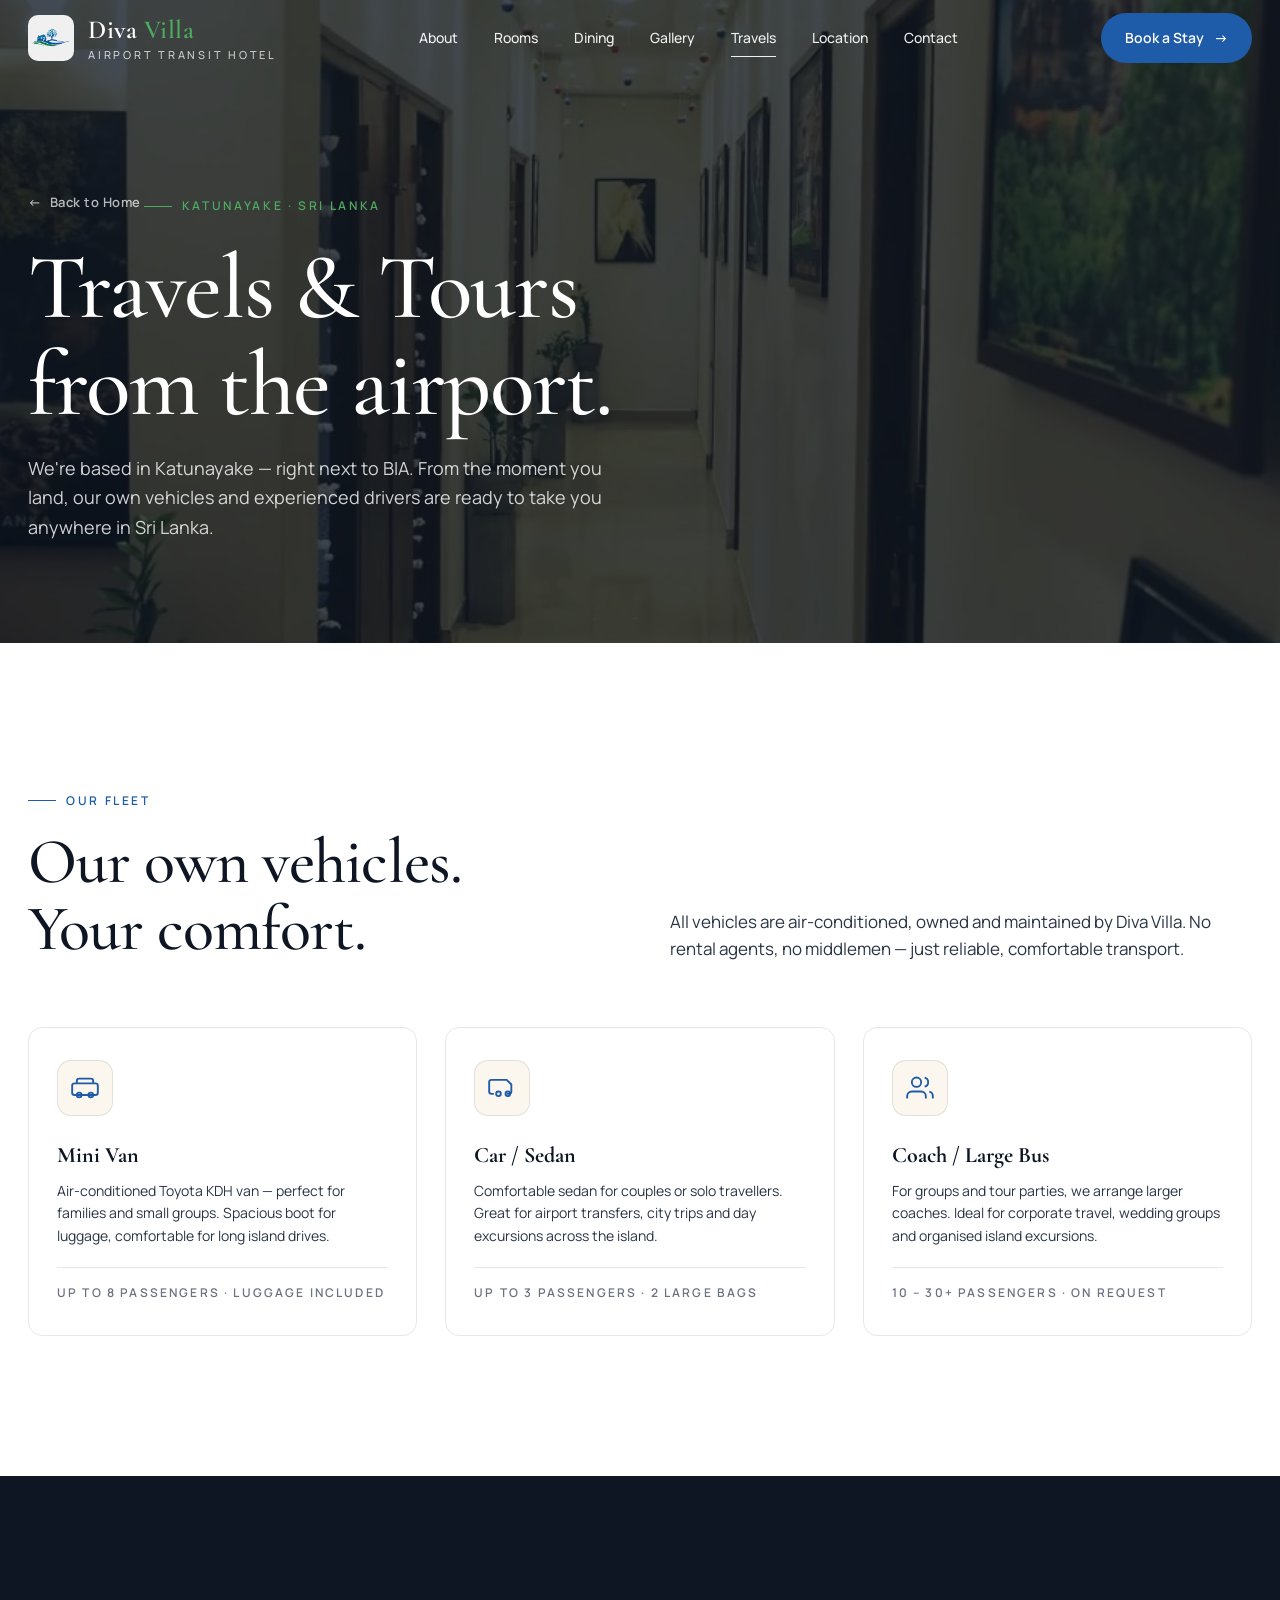
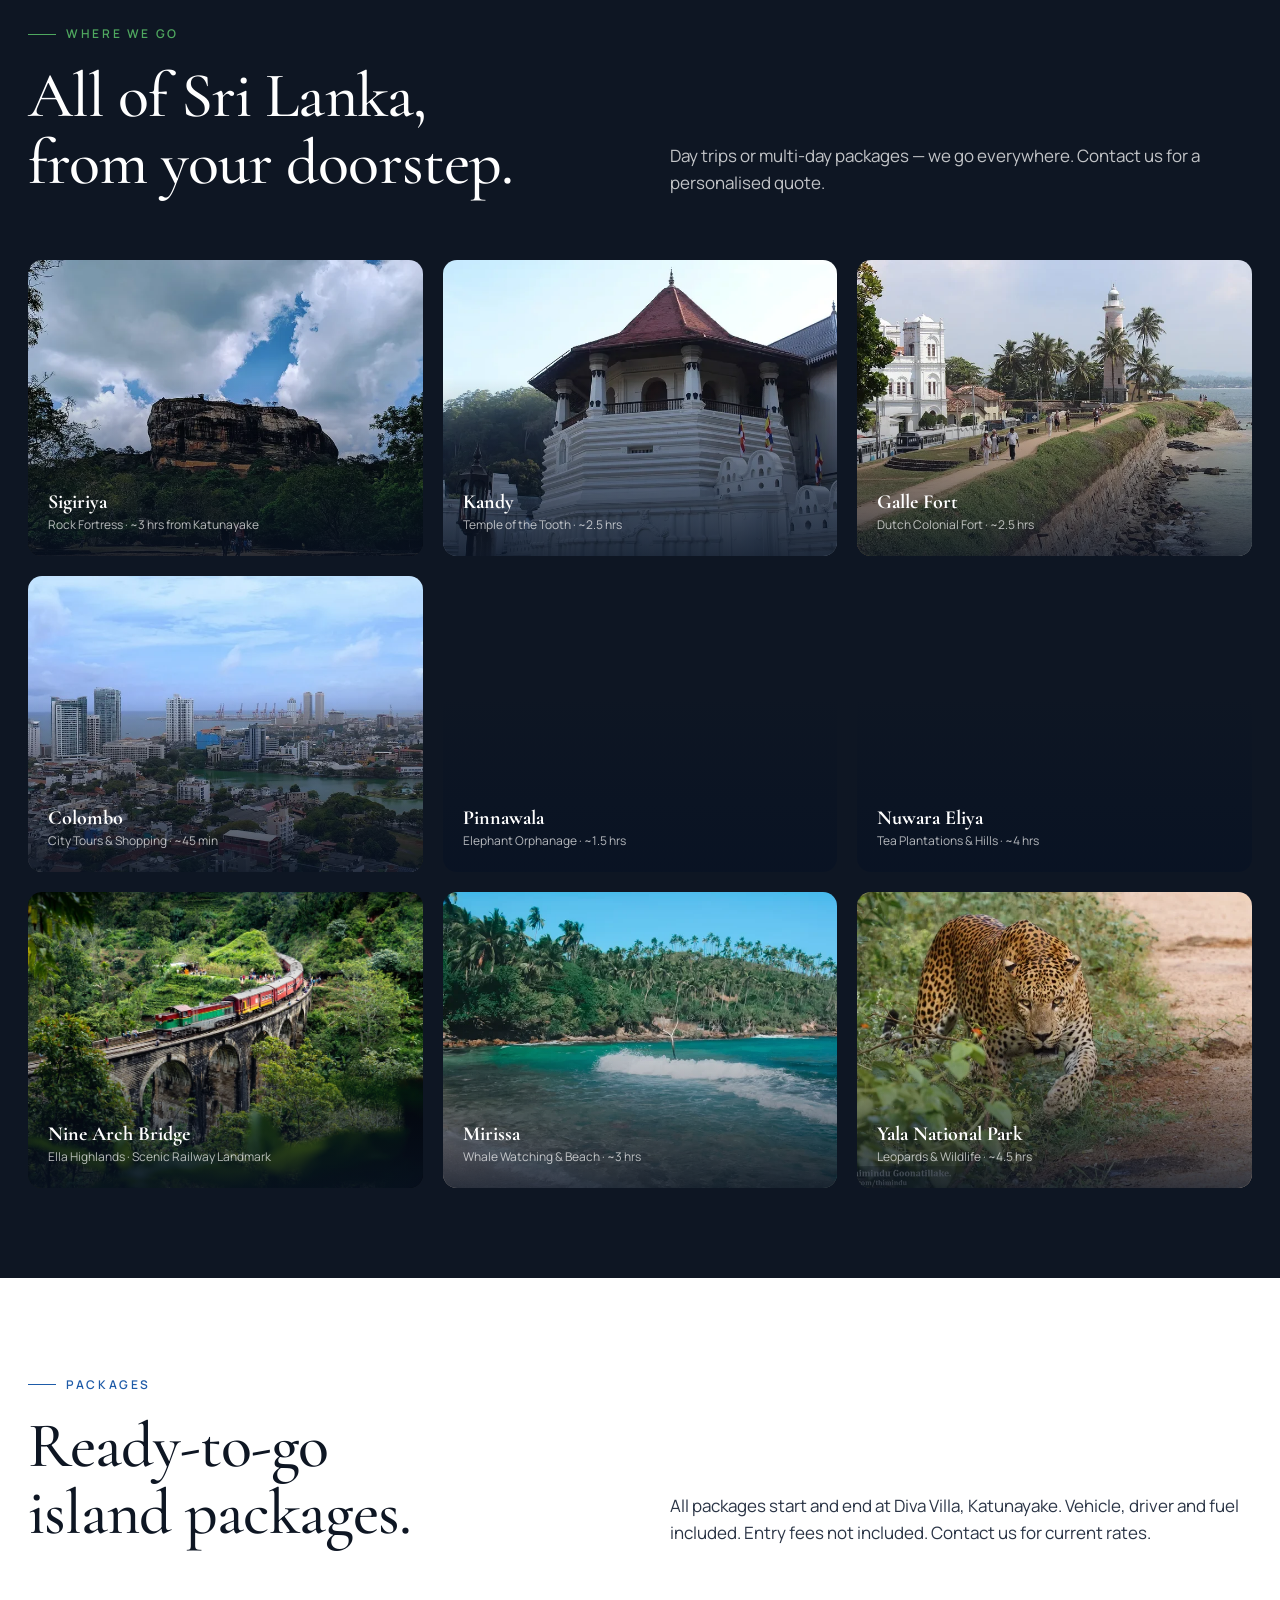
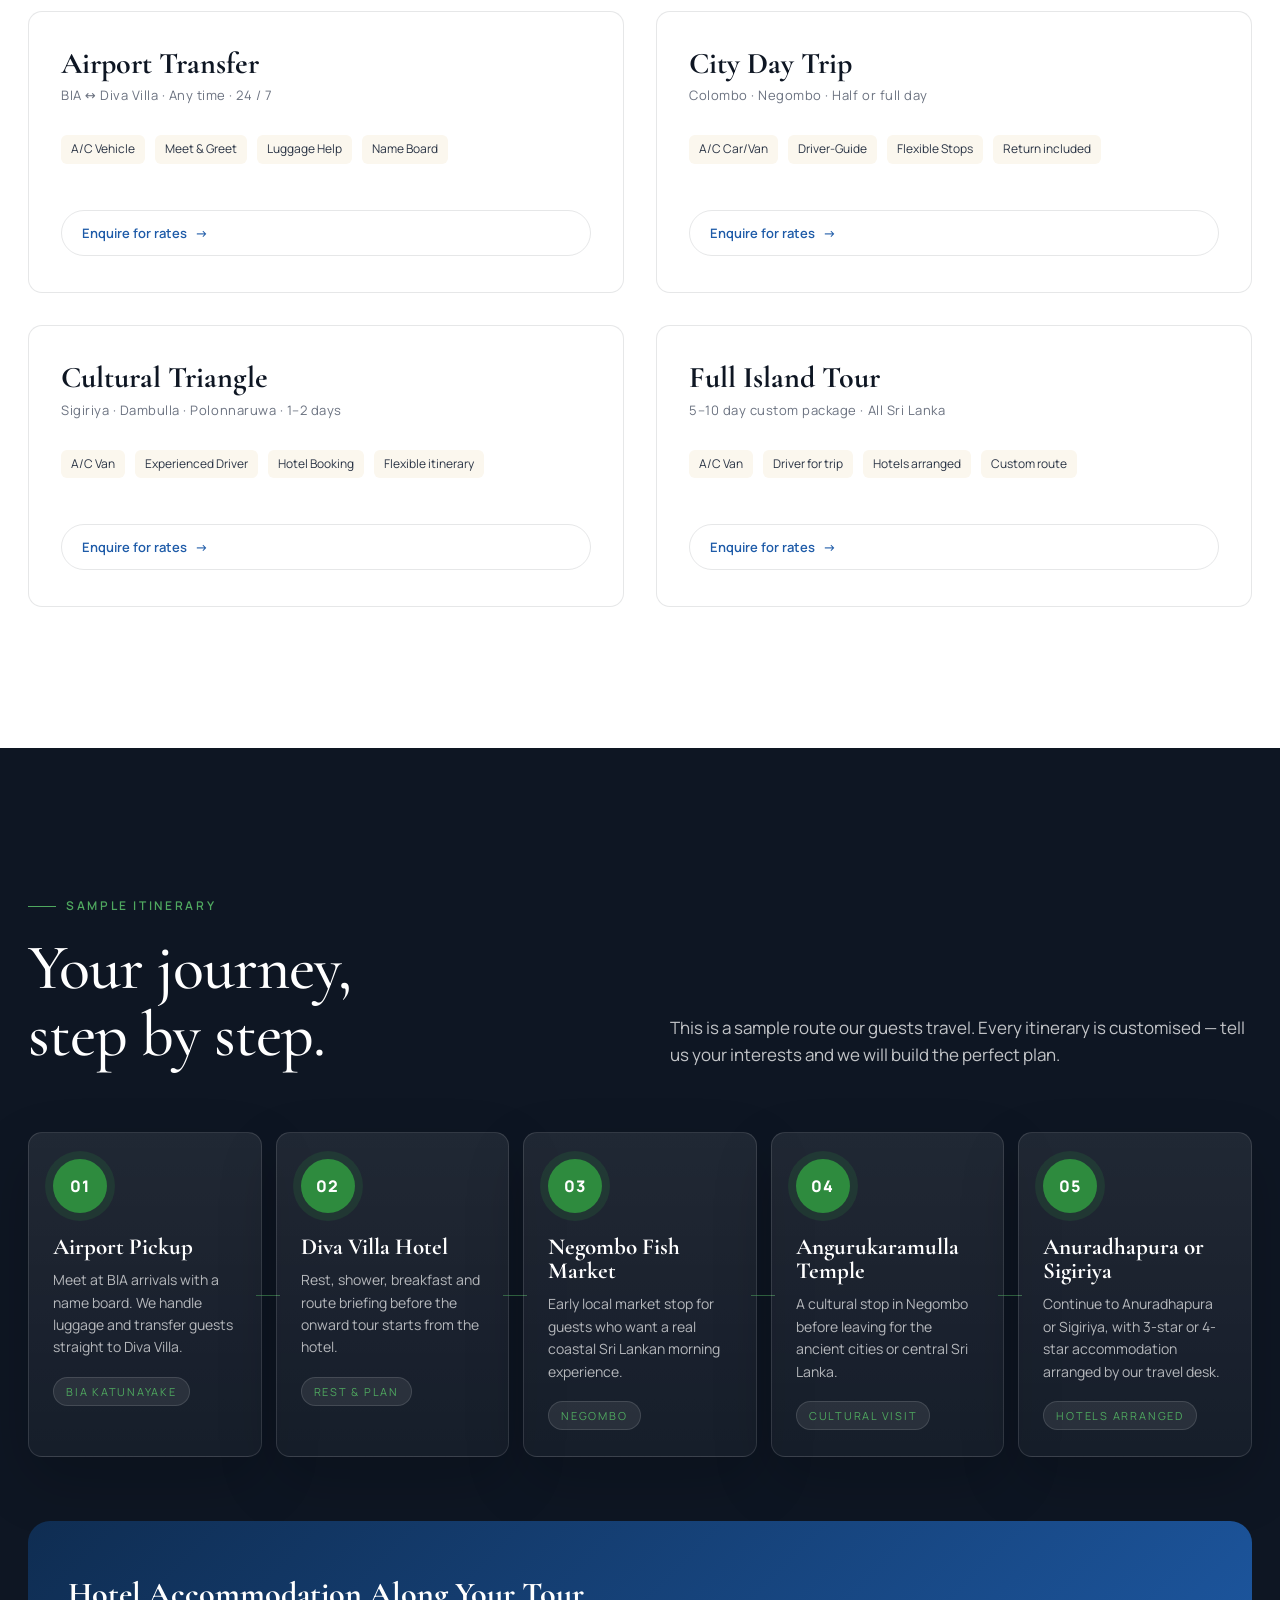
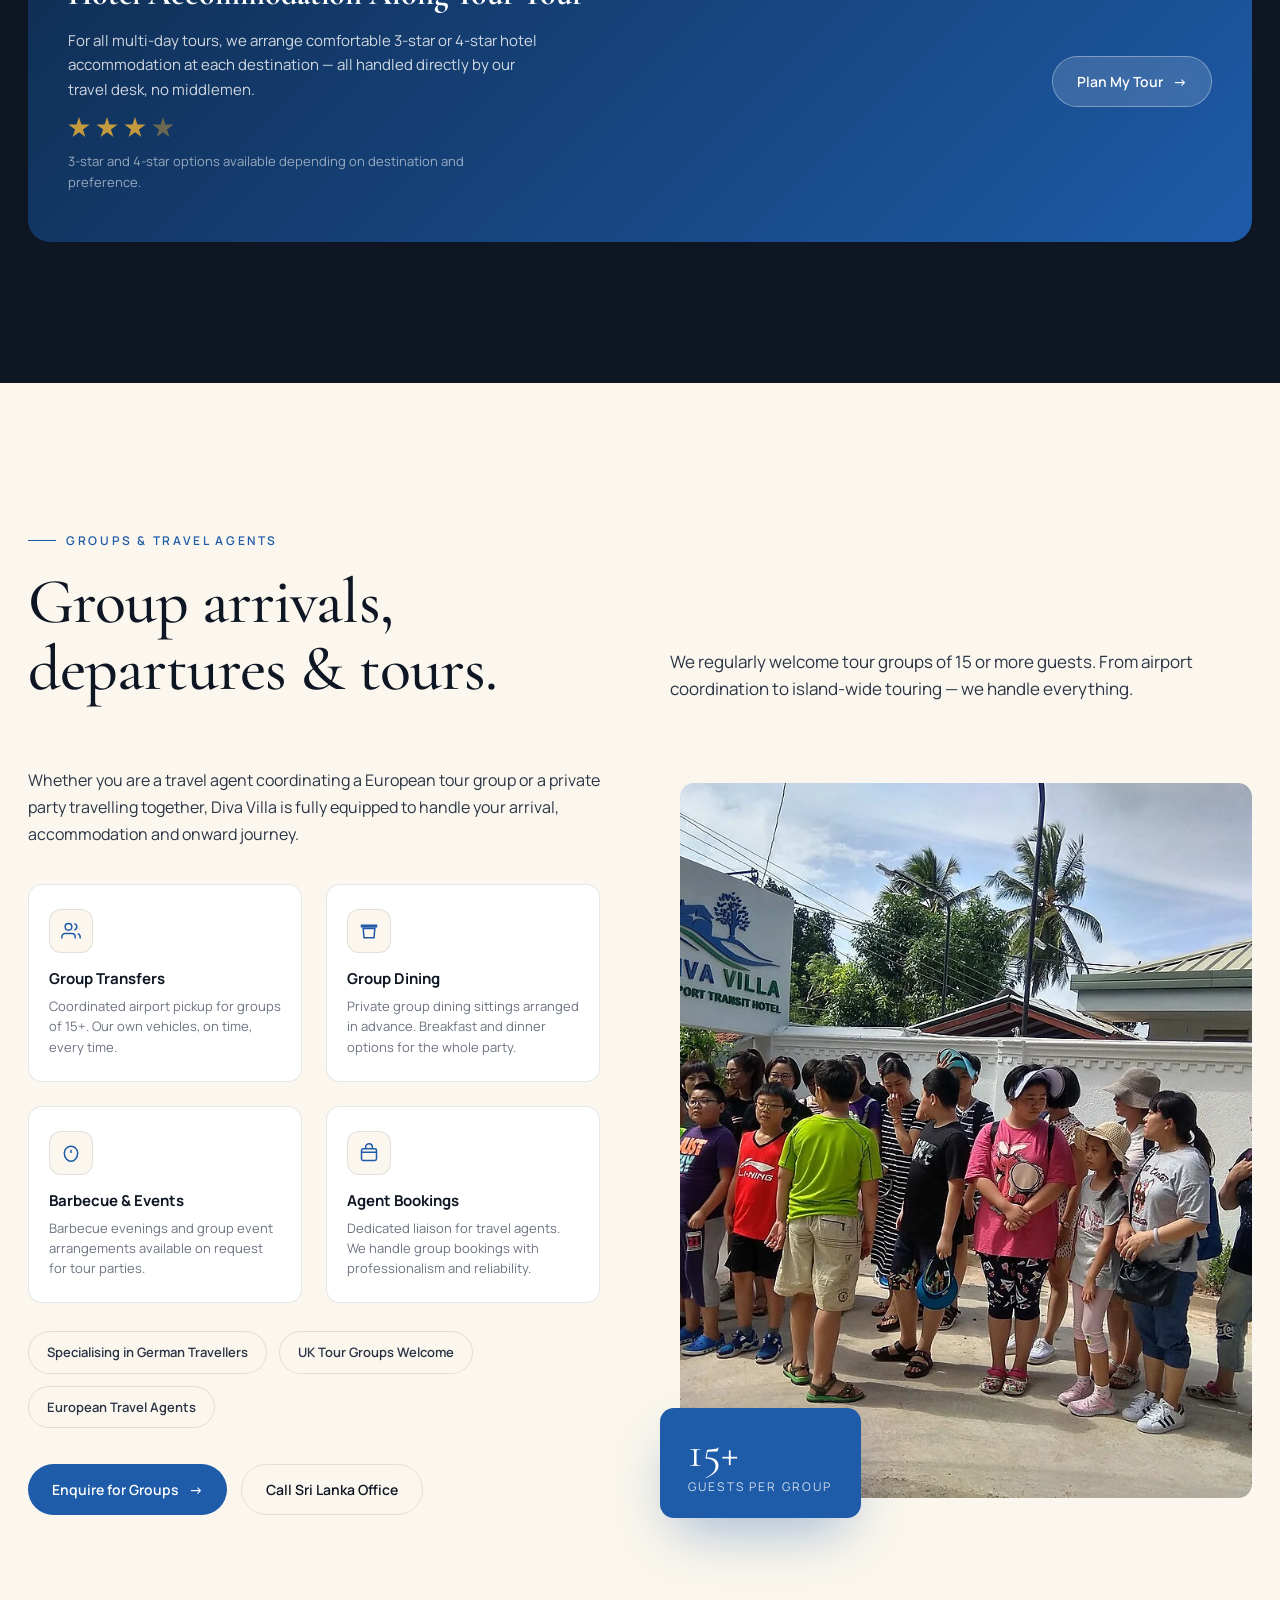
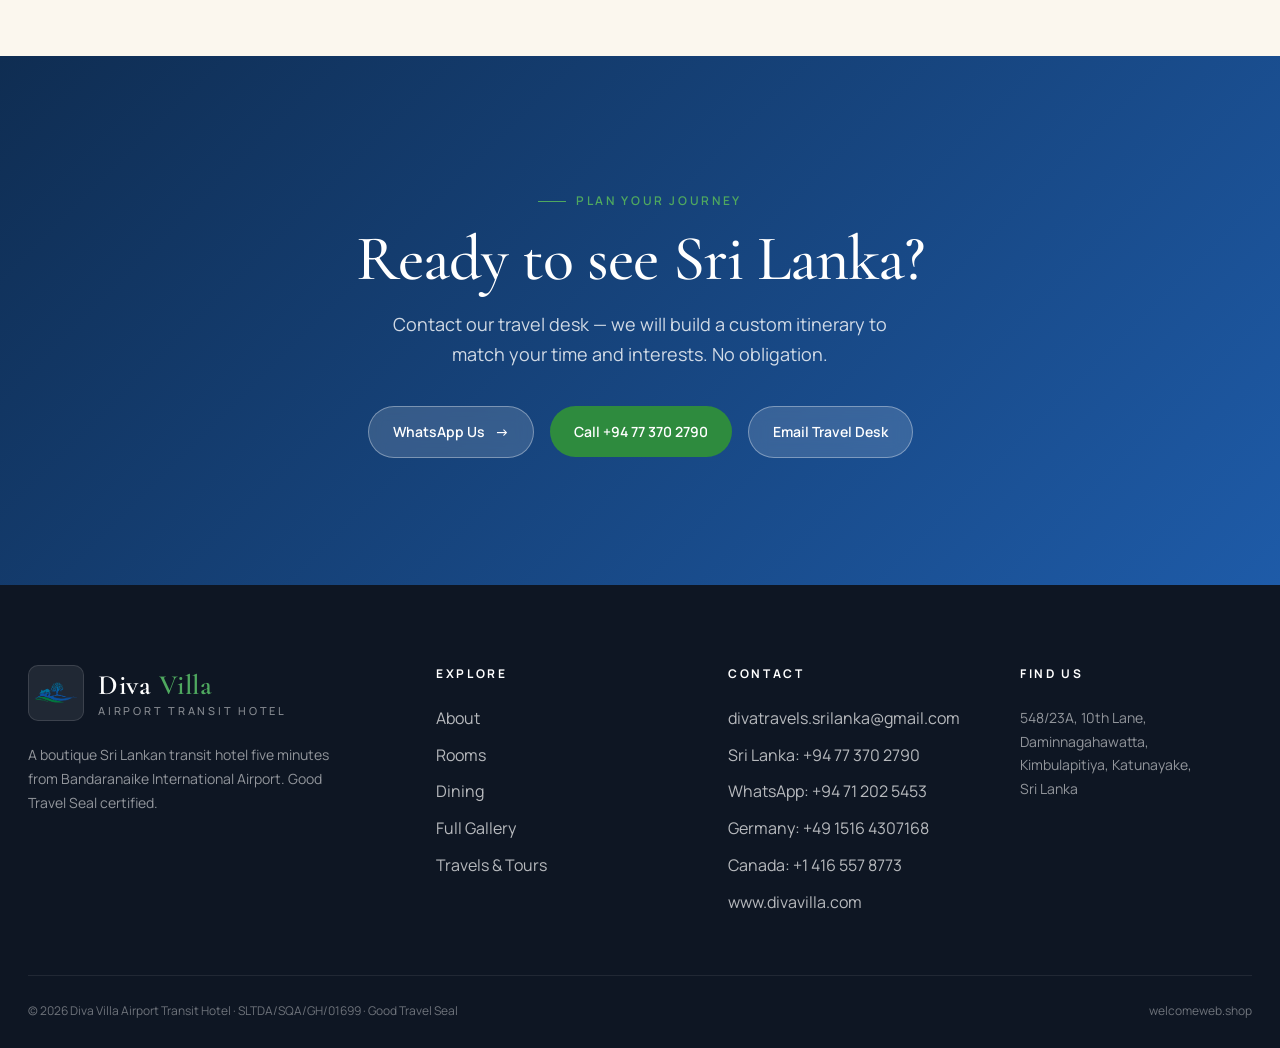
<file: travels.html>
<!DOCTYPE html>
<html lang="en">
<head>
<meta charset="UTF-8">
<meta name="viewport" content="width=device-width,initial-scale=1">
<title>Travels &amp; Tours — Diva Villa, Katunayake, Sri Lanka</title>
<meta name="description" content="Airport pickup, island tours, and full travel service from Diva Villa in Katunayake. Own vehicles, experienced drivers — Sigiriya, Kandy, Galle and beyond.">
<meta property="og:title" content="Travels &amp; Tours — Diva Villa">
<meta property="og:description" content="Airport pickup, island tours, and full travel service from Diva Villa in Katunayake.">
<meta property="og:image" content="https://www.divavilla.com/assets/villa-front-night.webp">
<meta property="og:url" content="https://www.divavilla.com/travels.html">
<link rel="canonical" href="https://www.divavilla.com/travels.html">
<link rel="icon" type="image/png" href="assets/logo.png">

<link rel="preconnect" href="https://fonts.googleapis.com">
<link rel="preconnect" href="https://fonts.gstatic.com" crossorigin>
<link href="https://fonts.googleapis.com/css2?family=Cormorant+Garamond:ital,wght@0,400;0,500;0,600;0,700;1,400;1,500&family=Manrope:wght@300;400;500;600;700;800&display=swap" rel="stylesheet">
<!-- SEO performance hints -->
<meta name="robots" content="index,follow">
<meta name="theme-color" content="#0F2D52">
<meta property="og:type" content="website">
<meta name="twitter:card" content="summary_large_image">
<link rel="preload" as="image" href="assets/hallway-lit-corridor.webp" fetchpriority="high">
<!-- /SEO performance hints -->
<link rel="stylesheet" href="styles.css">
</head>
<body>
<div id="scroll-progress"></div>

<!-- ============ BOOKING MODAL ============ -->
<div id="booking-modal">
  <div class="modal-box">
    <button class="modal-close" aria-label="Close">&#x2715;</button>
    <div class="modal-eyebrow">Reserve your stay</div>
    <h2 class="modal-title">How would you like to book?</h2>
    <p class="modal-sub">Choose your preferred way to get in touch.</p>
    <div class="modal-options">
      <button class="modal-option whatsapp whatsapp-pulse" data-whatsapp>
        <div class="modal-opt-icon">
          <svg width="24" height="24" viewBox="0 0 24 24" fill="currentColor"><path d="M17.472 14.382c-.297-.149-1.758-.867-2.03-.967-.273-.099-.471-.148-.67.15-.197.297-.767.966-.94 1.164-.173.199-.347.223-.644.075-.297-.15-1.255-.463-2.39-1.475-.883-.788-1.48-1.761-1.653-2.059-.173-.297-.018-.458.13-.606.134-.133.298-.347.446-.52.149-.174.198-.298.298-.497.099-.198.05-.371-.025-.52-.075-.149-.669-1.612-.916-2.207-.242-.579-.487-.5-.669-.51-.173-.008-.371-.01-.57-.01-.198 0-.52.074-.792.372-.272.297-1.04 1.016-1.04 2.479 0 1.462 1.065 2.875 1.213 3.074.149.198 2.096 3.2 5.077 4.487.709.306 1.262.489 1.694.625.712.227 1.36.195 1.871.118.571-.085 1.758-.719 2.006-1.413.248-.694.248-1.289.173-1.413-.074-.124-.272-.198-.57-.347z"/><path d="M12 0C5.373 0 0 5.373 0 12c0 2.121.555 4.112 1.528 5.837L.057 23.885l6.235-1.637A11.945 11.945 0 0012 24c6.627 0 12-5.373 12-12S18.627 0 12 0zm0 21.818a9.808 9.808 0 01-5.032-1.387l-.361-.214-3.702.971.988-3.608-.235-.372A9.818 9.818 0 012.182 12c0-5.42 4.398-9.818 9.818-9.818 5.42 0 9.818 4.398 9.818 9.818 0 5.42-4.398 9.818-9.818 9.818z"/></svg>
        </div>
        <div><div class="modal-opt-title">WhatsApp</div><div class="modal-opt-desc">Fastest direct reply</div></div>
        <div class="modal-opt-arrow">&#x2192;</div>
      </button>
      <a class="modal-option booking" href="https://www.booking.com/hotel/lk/diva-villa.html" target="_blank" rel="noopener">
        <div class="modal-opt-icon"><svg width="22" height="22" viewBox="0 0 24 24" fill="none" stroke="currentColor" stroke-width="1.8"><rect x="3" y="4" width="18" height="17" rx="2"/><path d="M3 9h18M8 2v4M16 2v4"/></svg></div>
        <div><div class="modal-opt-title">Booking.com</div><div class="modal-opt-desc">Book securely online</div></div>
        <div class="modal-opt-arrow">&#x2192;</div>
      </a>
      <a class="modal-option trip" href="https://www.trip.com/w/VePMdBAGoU2" target="_blank" rel="noopener">
        <div class="modal-opt-icon"><svg width="22" height="22" viewBox="0 0 24 24" fill="none" stroke="currentColor" stroke-width="1.8"><path d="M3 12h18M12 3a9 9 0 100 18 9 9 0 000-18z"/><path d="M12 3c3 3 3 15 0 18M12 3c-3 3-3 15 0 18"/></svg></div>
        <div><div class="modal-opt-title">Trip.com</div><div class="modal-opt-desc">Book through Trip.com</div></div>
        <div class="modal-opt-arrow">&#x2192;</div>
      </a>
      <a class="modal-option hostelworld" href="https://www.hostelworld.com/pwa/hosteldetails.php/Diva-Villa-Airport-Transit-Hotel/Katunayake/338219" target="_blank" rel="noopener">
        <div class="modal-opt-icon"><svg width="22" height="22" viewBox="0 0 24 24" fill="none" stroke="currentColor" stroke-width="1.8"><path d="M4 21V7l8-4 8 4v14"/><path d="M8 21v-6h8v6M9 10h.01M15 10h.01"/></svg></div>
        <div><div class="modal-opt-title">Hostelworld</div><div class="modal-opt-desc">Book through Hostelworld</div></div>
        <div class="modal-opt-arrow">&#x2192;</div>
      </a>
    </div>
    <div class="modal-note"><strong>Tip:</strong> Mention your dates, room type and breakfast option (Option A or Option B).</div>
  </div>
</div>

<!-- ============ NAV ============ -->
<header class="nav over-dark">
  <div class="wrap">
    <a class="brand" href="index.html" aria-label="Diva Villa">
      <span class="brand-mark">
        <img src="assets/logo.webp" alt="Diva Villa logo" width="500" height="500" decoding="async">
      </span>
      <span class="brand-text">
        <strong>Diva <em>Villa</em></strong>
        <span>Airport Transit Hotel</span>
      </span>
    </a>
    <nav class="nav-links">
      <a href="index.html#about">About</a>
      <a href="index.html#rooms">Rooms</a>
      <a href="dining.html">Dining</a>
      <a href="gallery.html">Gallery</a>
      <a href="travels.html" class="active">Travels</a>
      <a href="index.html#location">Location</a>
      <a href="index.html#contact">Contact</a>
    </nav>
    <a class="btn btn-primary" href="index.html#contact" data-booking-trigger>
      Book a Stay <span class="arrow">&rarr;</span>
    </a>
    <button class="menu-toggle" aria-label="Menu">
      <svg width="20" height="20" viewBox="0 0 20 20" fill="none" stroke="currentColor" stroke-width="1.5"><line x1="3" y1="6" x2="17" y2="6"/><line x1="3" y1="14" x2="17" y2="14"/></svg>
    </button>
  </div>
</header>

<!-- ============ PAGE HERO ============ -->
<section class="page-hero">
  <div class="wrap">
    <a href="index.html" class="back-link" style="color:rgba(255,255,255,.7)">Back to Home</a>
    <div class="eyebrow" style="color:var(--c-green-2);margin-top:18px">Katunayake · Sri Lanka</div>
    <h1 class="h1">Travels &amp; Tours<br>from the airport.</h1>
    <p>We're based in Katunayake — right next to BIA. From the moment you land, our own vehicles and experienced drivers are ready to take you anywhere in Sri Lanka.</p>
  </div>
</section>


<!-- ============ VEHICLES ============ -->
<section class="vehicles-section">
  <div class="wrap">
    <div class="section-head">
      <div class="reveal">
        <div class="eyebrow">Our Fleet</div>
        <h2 class="h2" style="margin-top:18px">Our own vehicles.<br>Your comfort.</h2>
      </div>
      <p class="lead reveal">All vehicles are air-conditioned, owned and maintained by Diva Villa. No rental agents, no middlemen — just reliable, comfortable transport.</p>
    </div>

    <div class="vehicles-grid stagger">

      <div class="vehicle-card">
        <div class="vehicle-icon">
          <svg width="28" height="28" viewBox="0 0 24 24" fill="none" stroke="currentColor" stroke-width="1.6">
            <rect x="1" y="8" width="22" height="10" rx="2"/>
            <path d="M5 8V6a2 2 0 012-2h10a2 2 0 012 2v2"/>
            <circle cx="7" cy="18" r="2"/><circle cx="17" cy="18" r="2"/>
          </svg>
        </div>
        <h3>Mini Van</h3>
        <p>Air-conditioned Toyota KDH van — perfect for families and small groups. Spacious boot for luggage, comfortable for long island drives.</p>
        <div class="vehicle-capacity">Up to 8 passengers · Luggage included</div>
      </div>

      <div class="vehicle-card">
        <div class="vehicle-icon">
          <svg width="28" height="28" viewBox="0 0 24 24" fill="none" stroke="currentColor" stroke-width="1.6">
            <path d="M5 17H3a2 2 0 01-2-2V7a2 2 0 012-2h13l4 4v6a2 2 0 01-2 2h-2"/>
            <circle cx="9" cy="17" r="2"/><circle cx="17" cy="17" r="2"/>
          </svg>
        </div>
        <h3>Car / Sedan</h3>
        <p>Comfortable sedan for couples or solo travellers. Great for airport transfers, city trips and day excursions across the island.</p>
        <div class="vehicle-capacity">Up to 3 passengers · 2 large bags</div>
      </div>

      <div class="vehicle-card">
        <div class="vehicle-icon">
          <svg width="28" height="28" viewBox="0 0 24 24" fill="none" stroke="currentColor" stroke-width="1.6">
            <path d="M17 21v-2a4 4 0 00-4-4H5a4 4 0 00-4 4v2"/>
            <circle cx="9" cy="7" r="4"/>
            <path d="M23 21v-2a4 4 0 00-3-3.87M16 3.13a4 4 0 010 7.75"/>
          </svg>
        </div>
        <h3>Coach / Large Bus</h3>
        <p>For groups and tour parties, we arrange larger coaches. Ideal for corporate travel, wedding groups and organised island excursions.</p>
        <div class="vehicle-capacity">10 – 30+ passengers · On request</div>
      </div>

    </div>
  </div>
</section>

<!-- ============ DESTINATIONS ============ -->
<section class="destinations-section" id="destinations">
  <div class="wrap">
    <div class="section-head">
      <div class="reveal">
        <div class="eyebrow">Where we go</div>
        <h2 class="h2" style="margin-top:18px">All of Sri Lanka,<br>from your doorstep.</h2>
      </div>
      <p class="lead reveal" style="color:rgba(255,255,255,.75)">Day trips or multi-day packages — we go everywhere. Contact us for a personalised quote.</p>
    </div>

    <div class="dest-grid stagger">

      <div class="dest-card">
        <img src="assets/sigiriya-rock-fortress.webp" alt="Sigiriya Rock Fortress, Sri Lanka" width="800" height="533" decoding="async" loading="lazy">
        <div class="dest-label">
          <h4>Sigiriya</h4>
          <p>Rock Fortress · ~3 hrs from Katunayake</p>
        </div>
      </div>

      <div class="dest-card">
        <img src="assets/kandy-temple-of-the-tooth.webp" alt="Kandy Temple of the Tooth, Sri Lanka" width="800" height="533" decoding="async" loading="lazy">
        <div class="dest-label">
          <h4>Kandy</h4>
          <p>Temple of the Tooth · ~2.5 hrs</p>
        </div>
      </div>

      <div class="dest-card">
        <img src="assets/galle-fort-lighthouse.webp" alt="Galle Fort, Sri Lanka" width="800" height="533" decoding="async" loading="lazy">
        <div class="dest-label">
          <h4>Galle Fort</h4>
          <p>Dutch Colonial Fort · ~2.5 hrs</p>
        </div>
      </div>

      <div class="dest-card">
        <img src="assets/colombo-city-skyline.webp" alt="Colombo city skyline, Sri Lanka" width="800" height="533" decoding="async" loading="lazy">
        <div class="dest-label">
          <h4>Colombo</h4>
          <p>City Tours &amp; Shopping · ~45 min</p>
        </div>
      </div>

      <div class="dest-card">
        <img src="assets/pinnawala-elephants.webp" alt="Pinnawala Elephant Orphanage, Sri Lanka" width="800" height="533" decoding="async" loading="lazy">
        <div class="dest-label">
          <h4>Pinnawala</h4>
          <p>Elephant Orphanage · ~1.5 hrs</p>
        </div>
      </div>

      <div class="dest-card">
        <img src="assets/nuwara-eliya-tea-estate.webp" alt="Tea estate, Nuwara Eliya, Sri Lanka" width="800" height="533" decoding="async" loading="lazy">
        <div class="dest-label">
          <h4>Nuwara Eliya</h4>
          <p>Tea Plantations &amp; Hills · ~4 hrs</p>
        </div>
      </div>

      <div class="dest-card">
        <img src="assets/nine-arch-bridge-ella.webp" alt="Train crossing Nine Arch Bridge in Ella, Sri Lanka" width="1000" height="667" decoding="async" loading="lazy">
        <div class="dest-label">
          <h4>Nine Arch Bridge</h4>
          <p>Ella Highlands · Scenic Railway Landmark</p>
        </div>
      </div>

      <div class="dest-card">
        <img src="assets/mirissa-secret-beach.webp" alt="Mirissa beach, Sri Lanka" width="800" height="533" decoding="async" loading="lazy">
        <div class="dest-label">
          <h4>Mirissa</h4>
          <p>Whale Watching &amp; Beach · ~3 hrs</p>
        </div>
      </div>

      <div class="dest-card">
        <img src="assets/yala-national-park-leopard.webp" alt="Sri Lankan leopard, Yala National Park" width="800" height="533" decoding="async" loading="lazy">
        <div class="dest-label">
          <h4>Yala National Park</h4>
          <p>Leopards &amp; Wildlife · ~4.5 hrs</p>
        </div>
      </div>

    </div>
  </div>
</section>

<!-- ============ TOUR PACKAGES ============ -->
<section class="tour-packages-section" style="background:#fff">
  <div class="wrap">
    <div class="section-head">
      <div class="reveal">
        <div class="eyebrow">Packages</div>
        <h2 class="h2" style="margin-top:18px">Ready-to-go<br>island packages.</h2>
      </div>
      <p class="lead reveal">All packages start and end at Diva Villa, Katunayake. Vehicle, driver and fuel included. Entry fees not included. Contact us for current rates.</p>
    </div>

    <div class="rooms-grid stagger">

      <article class="room" style="grid-template-columns:1fr">
        <div class="room-body" style="padding:36px 32px">
          <div>
            <h3>Airport Transfer</h3>
            <div class="pax">BIA ↔ Diva Villa · Any time · 24 / 7</div>
          </div>
          <div class="room-amen">
            <span>A/C Vehicle</span><span>Meet &amp; Greet</span><span>Luggage Help</span><span>Name Board</span>
          </div>
          <a href="index.html#contact" class="room-contact-link">Enquire for rates <span>→</span></a>
        </div>
      </article>

      <article class="room" style="grid-template-columns:1fr">
        <div class="room-body" style="padding:36px 32px">
          <div>
            <h3>City Day Trip</h3>
            <div class="pax">Colombo · Negombo · Half or full day</div>
          </div>
          <div class="room-amen">
            <span>A/C Car/Van</span><span>Driver-Guide</span><span>Flexible Stops</span><span>Return included</span>
          </div>
          <a href="index.html#contact" class="room-contact-link">Enquire for rates <span>→</span></a>
        </div>
      </article>

      <article class="room" style="grid-template-columns:1fr">
        <div class="room-body" style="padding:36px 32px">
          <div>
            <h3>Cultural Triangle</h3>
            <div class="pax">Sigiriya · Dambulla · Polonnaruwa · 1–2 days</div>
          </div>
          <div class="room-amen">
            <span>A/C Van</span><span>Experienced Driver</span><span>Hotel Booking</span><span>Flexible itinerary</span>
          </div>
          <a href="index.html#contact" class="room-contact-link">Enquire for rates <span>→</span></a>
        </div>
      </article>

      <article class="room" style="grid-template-columns:1fr">
        <div class="room-body" style="padding:36px 32px">
          <div>
            <h3>Full Island Tour</h3>
            <div class="pax">5–10 day custom package · All Sri Lanka</div>
          </div>
          <div class="room-amen">
            <span>A/C Van</span><span>Driver for trip</span><span>Hotels arranged</span><span>Custom route</span>
          </div>
          <a href="index.html#contact" class="room-contact-link">Enquire for rates <span>→</span></a>
        </div>
      </article>

    </div>
  </div>
</section>

<!-- ============ CTA ============ -->
<!-- ============ TOUR ROUTE TIMELINE ============ -->
<section class="route-section">
  <div class="wrap">
    <div class="section-head">
      <div class="reveal">
        <div class="eyebrow">Sample Itinerary</div>
        <h2 class="h2" style="margin-top:18px">Your journey,<br>step by step.</h2>
      </div>
      <p class="lead reveal" style="color:rgba(255,255,255,.75)">This is a sample route our guests travel. Every itinerary is customised &mdash; tell us your interests and we will build the perfect plan.</p>
    </div>

    <div class="route-map reveal">
      <article class="route-step route-card">
        <span class="route-num">01</span>
        <div>
          <h3>Airport Pickup</h3>
          <p>Meet at BIA arrivals with a name board. We handle luggage and transfer guests straight to Diva Villa.</p>
          <span class="route-tag">BIA Katunayake</span>
        </div>
      </article>

      <article class="route-step route-card">
        <span class="route-num">02</span>
        <div>
          <h3>Diva Villa Hotel</h3>
          <p>Rest, shower, breakfast and route briefing before the onward tour starts from the hotel.</p>
          <span class="route-tag">Rest &amp; plan</span>
        </div>
      </article>

      <article class="route-step route-card">
        <span class="route-num">03</span>
        <div>
          <h3>Negombo Fish Market</h3>
          <p>Early local market stop for guests who want a real coastal Sri Lankan morning experience.</p>
          <span class="route-tag">Negombo</span>
        </div>
      </article>

      <article class="route-step route-card">
        <span class="route-num">04</span>
        <div>
          <h3>Angurukaramulla Temple</h3>
          <p>A cultural stop in Negombo before leaving for the ancient cities or central Sri Lanka.</p>
          <span class="route-tag">Cultural visit</span>
        </div>
      </article>

      <article class="route-step route-card route-card-wide">
        <span class="route-num">05</span>
        <div>
          <h3>Anuradhapura or Sigiriya</h3>
          <p>Continue to Anuradhapura or Sigiriya, with 3-star or 4-star accommodation arranged by our travel desk.</p>
          <span class="route-tag">Hotels arranged</span>
        </div>
      </article>
    </div>

    <div class="hotel-callout reveal">
      <div>
        <h3>Hotel Accommodation Along Your Tour</h3>
        <p>For all multi-day tours, we arrange comfortable 3-star or 4-star hotel accommodation at each destination &mdash; all handled directly by our travel desk, no middlemen.</p>
        <div class="hotel-stars">
          <div class="hotel-star"></div><div class="hotel-star"></div><div class="hotel-star"></div>
          <div style="width:22px;height:22px;background:var(--c-gold);clip-path:polygon(50% 0,61% 35%,98% 35%,68% 57%,79% 91%,50% 70%,21% 91%,32% 57%,2% 35%,39% 35%);opacity:.5;"></div>
        </div>
        <p style="margin-top:12px;font-size:13px;opacity:.7;">3-star and 4-star options available depending on destination and preference.</p>
      </div>
      <div>
        <button class="btn btn-light" data-whatsapp="tour">Plan My Tour <span class="arrow">&rarr;</span></button>
      </div>
    </div>
  </div>
</section>

<!-- ============ GROUP TRAVEL ============ -->
<section class="group-section">
  <div class="wrap">
    <div class="section-head">
      <div class="reveal">
        <div class="eyebrow">Groups &amp; Travel Agents</div>
        <h2 class="h2" style="margin-top:18px">Group arrivals,<br>departures &amp; tours.</h2>
      </div>
      <p class="lead reveal">We regularly welcome tour groups of 15 or more guests. From airport coordination to island-wide touring &mdash; we handle everything.</p>
    </div>

    <div class="group-grid">
      <div class="reveal">
        <p style="color:var(--c-ink-2);font-size:16px;line-height:1.7;">Whether you are a travel agent coordinating a European tour group or a private party travelling together, Diva Villa is fully equipped to handle your arrival, accommodation and onward journey.</p>
        <div class="group-features stagger">
          <div class="group-feature">
            <div class="group-feature-icon">
              <svg width="20" height="20" viewBox="0 0 24 24" fill="none" stroke="currentColor" stroke-width="1.8"><path d="M17 21v-2a4 4 0 00-4-4H5a4 4 0 00-4 4v2"/><circle cx="9" cy="7" r="4"/><path d="M23 21v-2a4 4 0 00-3-3.87M16 3.13a4 4 0 010 7.75"/></svg>
            </div>
            <h4>Group Transfers</h4>
            <p>Coordinated airport pickup for groups of 15+. Our own vehicles, on time, every time.</p>
          </div>
          <div class="group-feature">
            <div class="group-feature-icon">
              <svg width="20" height="20" viewBox="0 0 24 24" fill="none" stroke="currentColor" stroke-width="1.8"><path d="M3 5h18v2H3zm2 4h14l-1 11H6L5 9z"/></svg>
            </div>
            <h4>Group Dining</h4>
            <p>Private group dining sittings arranged in advance. Breakfast and dinner options for the whole party.</p>
          </div>
          <div class="group-feature">
            <div class="group-feature-icon">
              <svg width="20" height="20" viewBox="0 0 24 24" fill="none" stroke="currentColor" stroke-width="1.8"><path d="M12 22c-4 0-8-4-8-10a8 8 0 0116 0c0 6-4 10-8 10z"/><path d="M12 12V8"/></svg>
            </div>
            <h4>Barbecue &amp; Events</h4>
            <p>Barbecue evenings and group event arrangements available on request for tour parties.</p>
          </div>
          <div class="group-feature">
            <div class="group-feature-icon">
              <svg width="20" height="20" viewBox="0 0 24 24" fill="none" stroke="currentColor" stroke-width="1.8"><rect x="3" y="7" width="18" height="14" rx="2"/><path d="M3 11h18M8 7V5a4 4 0 018 0v2"/></svg>
            </div>
            <h4>Agent Bookings</h4>
            <p>Dedicated liaison for travel agents. We handle group bookings with professionalism and reliability.</p>
          </div>
        </div>

        <div class="audience-badges">
          <div class="audience-badge">Specialising in German Travellers</div>
          <div class="audience-badge">UK Tour Groups Welcome</div>
          <div class="audience-badge">European Travel Agents</div>
        </div>

        <div style="margin-top:36px;display:flex;gap:14px;flex-wrap:wrap;">
          <button class="btn btn-primary" data-whatsapp="group">Enquire for Groups <span class="arrow">&rarr;</span></button>
          <a href="tel:+94773702790" class="btn btn-ghost">Call Sri Lanka Office</a>
        </div>
      </div>

      <div class="group-img-stack reveal-x">
        <div class="group-img-main">
          <img src="assets/tour-group-arrival-front.webp" alt="Tour group arrival at Diva Villa entrance" width="1200" height="900" decoding="async" loading="lazy">
        </div>
        <div class="group-stat-badge">
          <div class="num">15+</div>
          <div class="lbl">Guests per group</div>
        </div>
      </div>
    </div>
  </div>
</section>

<section class="travels-cta">
  <div class="wrap">
    <div class="eyebrow" style="color:var(--c-green-2);justify-content:center">Plan your journey</div>
    <h2 class="h2">Ready to see Sri Lanka?</h2>
    <p>Contact our travel desk &mdash; we will build a custom itinerary to match your time and interests. No obligation.</p>
    <div class="cta-btns">
      <button class="btn btn-light" data-whatsapp="tour">WhatsApp Us <span class="arrow">&rarr;</span></button>
      <a href="tel:+94773702790" class="btn" style="background:var(--c-green);color:#fff">Call +94 77 370 2790</a>
      <a href="mailto:divatravels.srilanka@gmail.com" class="btn btn-light">Email Travel Desk</a>
    </div>
  </div>
</section>

<!-- ============ FOOTER ============ -->
<footer class="footer">
  <div class="wrap">
    <div class="footer-grid">
      <div class="col">
        <a class="brand brand-lg" href="index.html">
          <span class="brand-mark">
            <img src="assets/logo.webp" alt="Diva Villa logo" width="500" height="500" decoding="async">
          </span>
          <span class="brand-text">
            <strong>Diva <em>Villa</em></strong>
            <span>Airport Transit Hotel</span>
          </span>
        </a>
        <p style="margin-top:22px; max-width:34ch">A boutique Sri Lankan transit hotel five minutes from Bandaranaike International Airport. Good Travel Seal certified.</p>
      </div>
      <div class="col">
        <h5>Explore</h5>
        <ul>
          <li><a href="index.html#about">About</a></li>
          <li><a href="index.html#rooms">Rooms</a></li>
          <li><a href="dining.html">Dining</a></li>
          <li><a href="gallery.html">Full Gallery</a></li>
          <li><a href="travels.html">Travels &amp; Tours</a></li>
        </ul>
      </div>
      <div class="col">
        <h5>Contact</h5>
        <ul>
          <li><a href="mailto:divatravels.srilanka@gmail.com">divatravels.srilanka@gmail.com</a></li>
          <li>Sri Lanka: +94 77 370 2790</li>
          <li>WhatsApp: +94 71 202 5453</li>
          <li>Germany: +49 1516 4307168</li>
          <li>Canada: +1 416 557 8773</li>
          <li>www.divavilla.com</li>
        </ul>
      </div>
      <div class="col">
        <h5>Find us</h5>
        <p>548/23A, 10th Lane,<br>Daminnagahawatta,<br>Kimbulapitiya, Katunayake,<br>Sri Lanka</p>
      </div>
    </div>
    <div class="footer-base">
      <span>© 2026 Diva Villa Airport Transit Hotel · SLTDA/SQA/GH/01699 · Good Travel Seal</span>
      <span>welcomeweb.shop</span>
    </div>
  </div>
</footer>

<script src="script.js"></script>
</body>
</html>
</file>
<file: styles.css>
/* ============================================
   DIVA VILLA — Airport Transit Hotel
   Brand: blue #1E5BA8, teal #2A8FBD, green #2E8B3E
   ============================================ */

:root {
  --c-blue: #1E5BA8;
  --c-blue-2: #2A8FBD;
  --c-blue-deep: #0F2D52;
  --c-green: #2E8B3E;
  --c-green-2: #4FA85F;
  --c-cream: #FBF7EE;
  --c-sand: #F0E9D8;
  --c-ink: #0E1623;
  --c-ink-2: #2A3445;
  --c-muted: #6B7280;
  --c-line: rgba(14, 22, 35, 0.10);
  --c-orange: #E87B2F;
  --c-gold: #C49A3F;

  --serif: "Cormorant Garamond", "Playfair Display", Georgia, serif;
  --sans: "Manrope", system-ui, -apple-system, sans-serif;

  --nav-h: 76px;
  --r-sm: 6px;
  --r-md: 14px;
  --r-lg: 22px;

  --ease: cubic-bezier(.2,.7,.2,1);
}

* { box-sizing: border-box; margin: 0; padding: 0; }
html { scroll-behavior: smooth; }
body {
  font-family: var(--sans);
  background: var(--c-cream);
  color: var(--c-ink);
  line-height: 1.55;
  -webkit-font-smoothing: antialiased;
  overflow-x: hidden;
}
img { max-width: 100%; display: block; }
a { color: inherit; text-decoration: none; }
button { font: inherit; cursor: pointer; border: 0; background: none; color: inherit; }

/* ========== TYPE ========== */
.serif { font-family: var(--serif); font-weight: 500; letter-spacing: -0.01em; }
.h1, .h2, .h3 { font-family: var(--serif); font-weight: 500; letter-spacing: -0.015em; line-height: 1.05; text-wrap: balance; }
.h1 { font-size: clamp(48px, 7.2vw, 112px); }
.h2 { font-size: clamp(38px, 5vw, 72px); }
.h3 { font-size: clamp(24px, 2.4vw, 36px); }

.eyebrow {
  display: inline-flex; align-items: center; gap: 10px;
  font-family: var(--sans);
  font-size: 12px;
  letter-spacing: 0.22em;
  text-transform: uppercase;
  color: var(--c-blue);
  font-weight: 600;
}
.eyebrow::before {
  content: ""; width: 28px; height: 1px; background: currentColor;
}
.lead { font-size: clamp(17px, 1.3vw, 20px); color: var(--c-ink-2); max-width: 60ch; line-height: 1.6; }

/* ========== LAYOUT ========== */
.wrap { max-width: 1320px; margin: 0 auto; padding: 0 28px; }
section { padding: clamp(80px, 11vw, 160px) 0; position: relative; }

/* ========== NAV ========== */
.nav {
  position: fixed; inset: 0 0 auto 0; z-index: 50;
  height: var(--nav-h);
  display: flex; align-items: center;
  transition: background .35s var(--ease), backdrop-filter .35s var(--ease), box-shadow .35s var(--ease);
}
.nav.scrolled {
  background: rgba(251, 247, 238, 0.88);
  backdrop-filter: blur(14px) saturate(1.2);
  box-shadow: 0 1px 0 var(--c-line);
}
.nav .wrap { display: flex; align-items: center; justify-content: space-between; width: 100%; }
.brand { display: flex; align-items: center; gap: 10px; text-decoration: none; }

/* ---- Logo mark (image) + text brand ---- */
.brand-mark {
  display: grid; place-items: center;
  width: 46px; height: 46px; flex-shrink: 0;
  border-radius: 10px;
  background: rgba(255,255,255,.92);
  border: 1px solid var(--c-line);
  overflow: hidden;
  transition: background .3s, border-color .3s;
}
.brand-mark img { width: 38px; height: 38px; display: block; object-fit: contain; }
.nav.over-dark:not(.scrolled) .brand-mark { background: rgba(255,255,255,.92); border-color: transparent; }
.brand-text { display: flex; flex-direction: column; line-height: 1; margin-left: 4px; }
.brand-text strong { font-family: var(--serif); font-size: 26px; letter-spacing: .02em; font-weight: 600; color: var(--c-blue); }
.brand-text strong em { font-style: normal; color: var(--c-green); }
.brand-text span { font-size: 11px; letter-spacing: .25em; text-transform: uppercase; color: var(--c-muted); margin-top: 6px; font-weight: 500; }
.nav.over-dark:not(.scrolled) .brand-text strong { color: #fff; }
.nav.over-dark:not(.scrolled) .brand-text strong em { color: var(--c-green-2); }
.nav.over-dark:not(.scrolled) .brand-text span { color: rgba(255,255,255,.75); }

/* footer large logo */
.brand-lg .brand-mark { width: 56px; height: 56px; background: rgba(255,255,255,.08); border-color: rgba(255,255,255,.12); }
.brand-lg .brand-mark img { width: 44px; height: 44px; }
.brand-lg .brand-text strong { font-size: 28px; color: #fff; }
.brand-lg .brand-text strong em { color: var(--c-green-2); }
.brand-lg .brand-text span { color: rgba(255,255,255,.5); }


.nav-links { display: flex; gap: 36px; }
.nav-links a {
  font-size: 14px; font-weight: 500;
  position: relative;
  padding: 8px 0;
  transition: color .2s;
}
.nav.over-dark:not(.scrolled) .nav-links a { color: rgba(255,255,255,.92); }
.nav-links a::after {
  content: ""; position: absolute; left: 0; bottom: 0; height: 1px;
  width: 0; background: currentColor; transition: width .35s var(--ease);
}
.nav-links a:hover::after { width: 100%; }

.btn {
  display: inline-flex; align-items: center; gap: 10px;
  padding: 14px 24px;
  font-size: 14px; font-weight: 600;
  border-radius: 999px;
  transition: transform .2s var(--ease), background .25s, color .25s, box-shadow .25s;
  white-space: nowrap;
}
.btn-primary {
  background: var(--c-blue); color: #fff;
}
.btn-primary:hover { background: var(--c-blue-deep); transform: translateY(-2px); box-shadow: 0 14px 30px -10px rgba(30,91,168,.45); }
.btn-ghost {
  background: transparent; color: var(--c-ink); border: 1px solid var(--c-line);
}
.btn-ghost:hover { background: var(--c-ink); color: #fff; border-color: var(--c-ink); }
.btn-light {
  background: rgba(255,255,255,.14); color: #fff; border: 1px solid rgba(255,255,255,.35);
  backdrop-filter: blur(8px);
}
.btn-light:hover { background: #fff; color: var(--c-ink); }
.btn-green { background: var(--c-green); color: #fff; }
.btn-green:hover { background: #1f6a2c; transform: translateY(-2px); box-shadow: 0 14px 30px -10px rgba(46,139,62,.45); }

.btn .arrow { transition: transform .3s var(--ease); }
.btn:hover .arrow { transform: translateX(4px); }

.menu-toggle { display: none; }

/* ========== HERO ========== */
.hero {
  position: relative;
  min-height: 100vh;
  padding-top: calc(var(--nav-h) + 40px);
  padding-bottom: 80px;
  display: flex; flex-direction: column; justify-content: center;
  overflow: hidden;
  color: #fff;
  isolation: isolate;
}
.hero-bg {
  position: absolute; inset: 0; z-index: -2;
  background: var(--c-ink);
}
.hero-slide {
  position: absolute; inset: 0;
  background-size: cover; background-position: center;
  opacity: 0; transition: opacity 2s ease-in-out;
  transform: scale(1.015);
}
.hero-slide.active {
  opacity: 1;
  animation: kenburns 14s ease-in-out infinite alternate;
}
@keyframes kenburns {
  0% { transform: scale(1.015) translate(0, 0); }
  100% { transform: scale(1.055) translate(-.6%, -.6%); }
}
.hero::before {
  content: ""; position: absolute; inset: 0; z-index: -1;
  background:
    linear-gradient(180deg, rgba(8,18,35,.55) 0%, rgba(8,18,35,.35) 35%, rgba(8,18,35,.85) 100%),
    radial-gradient(80% 60% at 50% 30%, transparent 40%, rgba(8,18,35,.6) 100%);
}
.hero-grid {
  display: grid; grid-template-columns: 1.4fr 1fr;
  gap: 60px; align-items: end;
}
.hero h1 .word {
  display: inline-block;
  transform: translateY(120%);
  opacity: 0;
  animation: heroIn 1s var(--ease) forwards;
}
.hero h1 .word:nth-child(1) { animation-delay: .25s; }
.hero h1 .word:nth-child(2) { animation-delay: .35s; }
.hero h1 .word:nth-child(3) { animation-delay: .45s; }
.hero h1 .word:nth-child(4) { animation-delay: .55s; }
.hero h1 .word:nth-child(5) { animation-delay: .65s; }
.hero h1 .word:nth-child(6) { animation-delay: .75s; }
.hero h1 .word:nth-child(7) { animation-delay: .85s; }
.hero h1 .word:nth-child(8) { animation-delay: .95s; }
.hero h1 .word.accent { color: var(--c-green-2); font-style: italic; }

@keyframes heroIn { to { transform: translateY(0); opacity: 1; } }

.hero h1 { color: #fff; }
.hero-line {
  overflow: hidden; display: inline-block; vertical-align: bottom;
  padding-bottom: 6px;
}
.hero-eyebrow { color: rgba(255,255,255,.85); margin-bottom: 28px; }
.hero-eyebrow::before { background: rgba(255,255,255,.7); }

.hero-meta {
  display: flex; flex-direction: column; gap: 24px;
  padding-bottom: 8px;
  animation: fadeUp 1s var(--ease) 1.1s both;
}
.hero-meta p { color: rgba(255,255,255,.9); font-size: 17px; max-width: 38ch; }
.hero-actions { display: flex; gap: 14px; flex-wrap: wrap; margin-top: 8px; }

.hero-bar {
  position: absolute; bottom: 36px; left: 50%; transform: translateX(-50%);
  display: flex; gap: 40px; align-items: center;
  font-size: 12px; letter-spacing: .2em; text-transform: uppercase;
  color: rgba(255,255,255,.7);
  animation: fadeUp 1s var(--ease) 1.4s both;
}
.hero-bar .dot { width: 4px; height: 4px; border-radius: 50%; background: var(--c-green-2); }

@keyframes fadeUp { from { opacity: 0; transform: translateY(20px); } to { opacity: 1; transform: translateY(0); } }

.scroll-cue {
  position: absolute; bottom: 36px; right: 36px;
  writing-mode: vertical-rl; transform: rotate(180deg);
  font-size: 11px; letter-spacing: .3em; text-transform: uppercase;
  color: rgba(255,255,255,.7);
  display: flex; align-items: center; gap: 14px;
}
.scroll-cue::after {
  content: ""; width: 1px; height: 60px;
  background: linear-gradient(to bottom, rgba(255,255,255,.7), transparent);
  animation: scrollLine 2s ease-in-out infinite;
}
@keyframes scrollLine { 0%,100% { opacity: .3; transform: scaleY(.5); transform-origin: top; } 50% { opacity: 1; transform: scaleY(1); } }

/* ========== MARQUEE ========== */
.marquee {
  background: var(--c-ink); color: var(--c-cream);
  padding: 28px 0;
  overflow: hidden;
  border-top: 1px solid rgba(255,255,255,.08);
  border-bottom: 1px solid rgba(255,255,255,.08);
}
.marquee-track {
  display: flex; gap: 60px; white-space: nowrap;
  animation: marquee 36s linear infinite;
  font-family: var(--serif); font-size: clamp(32px, 4.5vw, 56px);
}
.marquee-track span { display: inline-flex; align-items: center; gap: 60px; }
.marquee-track .star {
  width: 14px; height: 14px; flex-shrink: 0;
  background: var(--c-green-2);
  clip-path: polygon(50% 0,61% 35%,98% 35%,68% 57%,79% 91%,50% 70%,21% 91%,32% 57%,2% 35%,39% 35%);
}
.marquee-track em { font-style: italic; color: var(--c-green-2); }
@keyframes marquee { from { transform: translateX(0); } to { transform: translateX(-50%); } }

/* ========== SECTION HEADER ========== */
.section-head { display: grid; grid-template-columns: 1fr 1fr; gap: 60px; margin-bottom: 64px; align-items: end; }
.section-head .lead { justify-self: end; }

/* ========== ABOUT ========== */
.about-grid {
  display: grid; grid-template-columns: 1fr 1.1fr; gap: 80px; align-items: center;
}
.about-images {
  position: relative; aspect-ratio: 4/5;
}
.about-img-main, .about-img-sub {
  position: absolute; overflow: hidden; border-radius: var(--r-md);
}
.about-img-main { inset: 0 30% 12% 0; }
.about-img-sub  { inset: 40% 0 0 30%; box-shadow: -30px -30px 60px -20px rgba(14,22,35,.2); }
.about-img-main img, .about-img-sub img { width: 100%; height: 100%; object-fit: cover; }
.about-img-sub::before {
  content: ""; position: absolute; inset: 0;
  background: linear-gradient(135deg, rgba(46,139,62,.25), transparent 60%);
  z-index: 1; pointer-events: none;
}
.about-badge {
  position: absolute; bottom: 6%; left: -10%;
  background: var(--c-cream); color: var(--c-ink);
  padding: 22px 28px; border-radius: var(--r-md);
  box-shadow: 0 30px 60px -20px rgba(14,22,35,.25);
  display: flex; align-items: center; gap: 18px;
  z-index: 2;
}
.about-badge .num { font-family: var(--serif); font-size: 48px; color: var(--c-blue); line-height: 1; }
.about-badge small { display: block; font-size: 11px; letter-spacing: .2em; text-transform: uppercase; color: var(--c-muted); }
.about-badge strong { display: block; font-size: 14px; margin-top: 2px; font-weight: 600; }

.about-body p { margin-top: 24px; color: var(--c-ink-2); }
.about-body p + p { font-size: 16px; }
.about-stats {
  margin-top: 48px;
  display: grid; grid-template-columns: repeat(3, 1fr);
  gap: 24px;
  border-top: 1px solid var(--c-line);
  padding-top: 36px;
}
.about-stat .num { font-family: var(--serif); font-size: clamp(40px, 4vw, 56px); color: var(--c-blue); line-height: 1; }
.about-stat .num em { font-style: normal; color: var(--c-green); }
.about-stat .lbl { font-size: 12px; letter-spacing: .18em; text-transform: uppercase; color: var(--c-muted); margin-top: 10px; }

/* ---- Languages spoken ---- */
.about-langs {
  margin-top: 32px;
  padding-top: 28px;
  border-top: 1px solid var(--c-line);
}
.about-langs-label {
  font-size: 11px;
  letter-spacing: .2em;
  text-transform: uppercase;
  color: var(--c-muted);
  font-weight: 600;
  margin-bottom: 14px;
}
.about-langs-tags {
  display: flex;
  flex-wrap: wrap;
  gap: 8px;
}
.about-langs-tags span {
  display: inline-flex;
  align-items: center;
  padding: 7px 16px;
  background: var(--c-cream);
  border: 1px solid var(--c-line);
  border-radius: 999px;
  font-size: 13px;
  font-weight: 500;
  color: var(--c-ink-2);
  letter-spacing: .03em;
  transition: background .2s, border-color .2s, color .2s;
}
.about-langs-tags span:hover {
  background: var(--c-blue);
  border-color: var(--c-blue);
  color: #fff;
}

/* ========== SERVICES ========== */
.services { background: #fff; padding-top: clamp(40px, 4vw, 60px); }
.svc-grid {
  display: grid; grid-template-columns: repeat(4, 1fr); gap: 22px;
}
.svc-card {
  position: relative; aspect-ratio: 3/4.2;
  border-radius: var(--r-md);
  overflow: hidden;
  color: #fff;
  isolation: isolate;
  transform: translateY(0);
  transition: transform .5s var(--ease);
}
.svc-card:hover { transform: translateY(-8px); }
.svc-card img {
  position: absolute; inset: 0; width: 100%; height: 100%; object-fit: cover;
  aspect-ratio: 4/3;
  transition: transform 1.2s var(--ease);
}
.svc-card:hover img { transform: scale(1.08); }
.svc-card::before {
  content: ""; position: absolute; inset: 0;
  background: linear-gradient(180deg, rgba(14,22,35,.05) 30%, rgba(14,22,35,.85) 100%);
  z-index: 1;
}
.svc-card-body {
  position: absolute; inset: auto 0 0 0; z-index: 2;
  padding: 28px 24px;
  display: flex; flex-direction: column; gap: 12px;
}
.svc-card .idx { font-size: 11px; letter-spacing: .2em; opacity: .7; }
.svc-card h3 { font-family: var(--serif); font-size: 32px; line-height: 1; }
.svc-card p { font-size: 14px; color: rgba(255,255,255,.88); max-height: 0; overflow: hidden; transition: max-height .5s var(--ease), margin .3s; }
.svc-card:hover p { max-height: 120px; }
.svc-card .more {
  margin-top: 10px;
  display: inline-flex; align-items: center; gap: 8px;
  font-size: 12px; letter-spacing: .18em; text-transform: uppercase;
}
.svc-card .more::after { content: "→"; transition: transform .3s; }
.svc-card:hover .more::after { transform: translateX(6px); }

/* ========== ROOMS ========== */
.rooms { background: var(--c-cream); }
.rooms-grid {
  display: grid; grid-template-columns: repeat(2, 1fr); gap: 32px;
}
.room {
  display: grid; grid-template-columns: 1.1fr 1fr;
  background: #fff;
  border-radius: var(--r-md);
  overflow: hidden;
  border: 1px solid var(--c-line);
  transition: box-shadow .3s var(--ease), transform .3s var(--ease);
}
.room:hover { box-shadow: 0 30px 60px -25px rgba(14,22,35,.22); transform: translateY(-4px); }
.room-img { position: relative; overflow: hidden; aspect-ratio: 4/5; }
.room-img img {
  width: 100%; height: 100%; object-fit: cover;
  aspect-ratio: 4/3;
  transition: transform 1s var(--ease);
}
.room:hover .room-img img { transform: scale(1.06); }
.room-img .tag {
  position: absolute; top: 18px; left: 18px;
  background: rgba(255,255,255,.95);
  padding: 8px 14px; border-radius: 999px;
  font-size: 11px; letter-spacing: .14em; text-transform: uppercase;
  font-weight: 600; color: var(--c-blue);
}
.room-body {
  padding: 32px 28px; display: flex; flex-direction: column; justify-content: space-between; gap: 22px;
}
.room-body h3 { font-family: var(--serif); font-size: 30px; line-height: 1.05; }
.room-body .pax { font-size: 13px; color: var(--c-muted); margin-top: 6px; letter-spacing: .04em; }
.room-amen {
  display: flex; flex-wrap: wrap; gap: 6px 10px; margin: 8px 0 4px;
  font-size: 12px; color: var(--c-ink-2);
}
.room-amen span {
  display: inline-flex; align-items: center; gap: 6px;
  padding: 5px 10px; background: var(--c-cream); border-radius: 6px;
}
.room-price {
  display: flex; justify-content: space-between; align-items: flex-end;
  padding-top: 18px; border-top: 1px solid var(--c-line);
}
.room-price .from { font-size: 11px; letter-spacing: .2em; text-transform: uppercase; color: var(--c-muted); }
.room-price .val { font-family: var(--serif); font-size: 38px; color: var(--c-ink); line-height: 1; }
.room-price .val em { font-style: normal; color: var(--c-green); font-size: 24px; vertical-align: top; margin-right: 4px; }
.room-price .per { font-size: 12px; color: var(--c-muted); }

/* Rates table */
.rates {
  margin-top: 80px;
  background: #fff;
  border-radius: var(--r-md);
  padding: 40px;
  border: 1px solid var(--c-line);
}
.rates-head { display: flex; justify-content: space-between; flex-wrap: wrap; gap: 24px; align-items: end; margin-bottom: 28px; }
.rates h3 { margin-bottom: 8px; }
.form-foot { display: flex; gap: 14px; flex-wrap: wrap; align-items: center; justify-content: space-between; margin-top: 8px; }
.rates .sub { color: var(--c-muted); font-size: 14px; margin-bottom: 28px; }
.rates-tabs { display: flex; gap: 8px; flex-wrap: wrap; margin-bottom: 24px; }
.rates-tab {
  padding: 10px 18px; border-radius: 999px;
  font-size: 13px; font-weight: 600;
  background: var(--c-cream); color: var(--c-ink-2);
  transition: all .2s;
}
.rates-tab.active { background: var(--c-ink); color: #fff; }
.rates-tab:hover:not(.active) { background: var(--c-sand); }
.rates-table { width: 100%; border-collapse: collapse; }
.rates-table th, .rates-table td {
  text-align: left; padding: 16px 12px;
  border-bottom: 1px solid var(--c-line);
}
.rates-table th { font-size: 11px; letter-spacing: .2em; text-transform: uppercase; color: var(--c-muted); font-weight: 600; }
.rates-table td.price { font-family: var(--serif); font-size: 26px; color: var(--c-blue); }
.rates-table td.price em { color: var(--c-green); font-style: normal; }
.rates-table tbody tr { transition: background .2s; }
.rates-table tbody tr:hover { background: var(--c-cream); }

/* ========== DINING ========== */
.dining { background: var(--c-ink); color: var(--c-cream); position: relative; overflow: hidden; }
.dining .eyebrow { color: var(--c-green-2); }
.dining .eyebrow::before { background: var(--c-green-2); }
.dining h2 { color: #fff; }
.dining-grid {
  display: grid; grid-template-columns: 1fr 1fr; gap: 80px; align-items: center;
}
.dining-body p { color: rgba(255,255,255,.78); margin-top: 24px; }
.dining-features {
  margin-top: 36px;
  display: grid; grid-template-columns: 1fr 1fr; gap: 28px 40px;
}
.dining-feature {
  display: flex; gap: 14px; align-items: flex-start;
}
.dining-feature .ico {
  width: 36px; height: 36px; flex-shrink: 0;
  border-radius: 50%; background: rgba(255,255,255,.08);
  display: grid; place-items: center;
  color: var(--c-green-2);
}
.dining-feature h4 { font-size: 15px; font-weight: 600; margin-bottom: 4px; color: #fff; }
.dining-feature p { font-size: 13px; color: rgba(255,255,255,.6); margin: 0; line-height: 1.5; }

.dining-collage {
  display: grid; grid-template-columns: repeat(6, 1fr); grid-template-rows: repeat(6, 60px);
  gap: 12px;
}
.dc { overflow: hidden; border-radius: var(--r-sm); }
.dc img { width: 100%; height: 100%; object-fit: cover; transition: transform 1.2s var(--ease); }
.dc:hover img { transform: scale(1.08); }
.dc1 { grid-column: 1/4; grid-row: 1/5; }
.dc2 { grid-column: 4/7; grid-row: 1/3; }
.dc3 { grid-column: 4/7; grid-row: 3/5; }
.dc4 { grid-column: 1/4; grid-row: 5/7; }
.dc5 { grid-column: 4/7; grid-row: 5/7; }

/* ========== GALLERY ========== */
.gallery h2 { color: var(--c-ink); }

.masonry {
  columns: 4;
  column-gap: 14px;
}
.masonry-item {
  display: block; margin-bottom: 14px;
  break-inside: avoid;
  border-radius: var(--r-sm);
  overflow: hidden;
  position: relative;
  cursor: zoom-in;
  background: var(--c-sand);
  transition: opacity .4s, transform .4s;
}
.masonry-item.hide { display: none; }
.masonry-item img { width: 100%; height: auto; transition: transform 1.4s var(--ease); }
.masonry-item:hover img { transform: scale(1.07); }
.masonry-item::after {
  content: ""; position: absolute; inset: 0;
  background: linear-gradient(180deg, transparent 60%, rgba(14,22,35,.4));
  opacity: 0; transition: opacity .3s;
}
.masonry-item:hover::after { opacity: 1; }
.masonry-item .cap {
  position: absolute; left: 14px; bottom: 14px;
  color: #fff; font-size: 12px; letter-spacing: .14em; text-transform: uppercase;
  opacity: 0; transform: translateY(8px);
  transition: opacity .3s, transform .3s;
  z-index: 1;
}
.masonry-item:hover .cap { opacity: 1; transform: translateY(0); }

/* Lightbox */
.lightbox {
  position: fixed; inset: 0; z-index: 100;
  background: rgba(8,12,20,.94);
  display: none; place-items: center;
  padding: 40px;
  opacity: 0; transition: opacity .25s;
}
.lightbox.open { display: grid; opacity: 1; }
.lightbox img { max-width: 90vw; max-height: 86vh; border-radius: var(--r-sm); }
.lightbox button {
  position: absolute; top: 24px; right: 24px;
  width: 48px; height: 48px; border-radius: 50%;
  background: rgba(255,255,255,.12); color: #fff;
  font-size: 24px;
}
.lightbox .lbprev, .lightbox .lbnext {
  top: 50%; transform: translateY(-50%);
  width: 56px; height: 56px;
}
.lightbox .lbprev { left: 24px; right: auto; }
.lightbox .lbnext { right: 24px; }

/* ========== LOCATION ========== */
.location { background: var(--c-cream); }
.loc-grid { display: grid; grid-template-columns: 1.1fr 1fr; gap: 60px; align-items: stretch; }
.loc-map {
  border-radius: var(--r-md); overflow: hidden;
  min-height: 480px; position: relative;
  background: #d8e4f0;
  box-shadow: 0 30px 60px -30px rgba(14,22,35,.3);
}
.loc-map iframe { width: 100%; height: 100%; border: 0; position: absolute; inset: 0; }
.loc-body { display: flex; flex-direction: column; justify-content: center; }
.loc-row {
  display: grid; grid-template-columns: 40px 1fr; gap: 18px;
  padding: 22px 0; border-bottom: 1px solid var(--c-line);
}
.loc-row:last-of-type { border-bottom: 0; }
.loc-row .ico {
  width: 40px; height: 40px; border-radius: 50%;
  background: var(--c-blue); color: #fff;
  display: grid; place-items: center;
  flex-shrink: 0;
}
.loc-row h4 { font-size: 12px; letter-spacing: .2em; text-transform: uppercase; color: var(--c-muted); margin-bottom: 6px; font-weight: 600; }
.loc-row p { font-size: 16px; line-height: 1.5; }
.loc-distances {
  display: grid; grid-template-columns: repeat(3, 1fr);
  gap: 16px; margin-top: 28px;
}
.loc-dist {
  background: #fff; border-radius: var(--r-md); padding: 20px;
  border: 1px solid var(--c-line);
}
.loc-dist .num { font-family: var(--serif); font-size: 32px; color: var(--c-blue); line-height: 1; }
.loc-dist .num em { font-style: normal; font-size: 14px; color: var(--c-muted); margin-left: 4px; }
.loc-dist .lbl { font-size: 12px; color: var(--c-muted); margin-top: 8px; }

/* ========== BOOKING ========== */
.booking { background: #fff; }
.book-grid { display: grid; grid-template-columns: 1fr 1.2fr; gap: 80px; align-items: center; }
.book-img { position: relative; aspect-ratio: 4/5; border-radius: var(--r-md); overflow: hidden; }
.book-img img { width: 100%; height: 100%; object-fit: cover; }
.book-img .badge {
  position: absolute; top: 24px; left: 24px;
  background: var(--c-green); color: #fff;
  padding: 10px 16px; border-radius: 999px;
  font-size: 12px; letter-spacing: .14em; text-transform: uppercase; font-weight: 600;
}
.form { display: grid; grid-template-columns: 1fr 1fr; gap: 18px 16px; margin-top: 36px; }
.form .full { grid-column: 1 / -1; }
.field { display: flex; flex-direction: column; gap: 8px; }
.field label { font-size: 11px; letter-spacing: .2em; text-transform: uppercase; color: var(--c-muted); font-weight: 600; }
.field input, .field select, .field textarea {
  font: inherit; font-size: 15px;
  padding: 14px 16px;
  background: var(--c-cream);
  border: 1px solid transparent;
  border-radius: var(--r-sm);
  transition: border-color .2s, background .2s;
  color: var(--c-ink);
}
.field input:focus, .field select:focus, .field textarea:focus {
  outline: 0; border-color: var(--c-blue); background: #fff;
}
.field textarea { resize: vertical; min-height: 110px; }
.form-meta {
  display: flex; gap: 24px; align-items: center; font-size: 13px; color: var(--c-muted);
  margin-top: 14px;
}

/* ========== FOOTER ========== */
.footer {
  background: var(--c-ink); color: rgba(255,255,255,.7);
  padding: 80px 0 28px;
}
.footer-grid {
  display: grid; grid-template-columns: 1.5fr repeat(3, 1fr); gap: 60px;
  margin-bottom: 60px;
}
.footer h5 {
  font-size: 12px; letter-spacing: .22em; text-transform: uppercase;
  color: #fff; margin-bottom: 22px;
}
.footer ul { list-style: none; display: flex; flex-direction: column; gap: 12px; }
.footer ul a:hover { color: var(--c-green-2); }
.footer p { font-size: 14px; line-height: 1.7; }
.footer .col p { color: rgba(255,255,255,.55); }
.footer-base {
  border-top: 1px solid rgba(255,255,255,.08);
  padding-top: 26px; display: flex; justify-content: space-between; flex-wrap: wrap; gap: 14px;
  font-size: 12px; color: rgba(255,255,255,.4);
}

/* ========== REVEAL ANIMATIONS ========== */
.reveal { opacity: 0; transform: translateY(40px); transition: opacity 1s var(--ease), transform 1s var(--ease); }
.reveal.in { opacity: 1; transform: translateY(0); }
.reveal-x { opacity: 0; transform: translateX(-40px); transition: opacity 1s var(--ease), transform 1s var(--ease); }
.reveal-x.in { opacity: 1; transform: translateX(0); }
.stagger > * { opacity: 0; transform: translateY(30px); transition: opacity .8s var(--ease), transform .8s var(--ease); }
.stagger.in > * { opacity: 1; transform: translateY(0); }
.stagger.in > *:nth-child(1) { transition-delay: 0s; }
.stagger.in > *:nth-child(2) { transition-delay: .08s; }
.stagger.in > *:nth-child(3) { transition-delay: .16s; }
.stagger.in > *:nth-child(4) { transition-delay: .24s; }
.stagger.in > *:nth-child(5) { transition-delay: .32s; }
.stagger.in > *:nth-child(6) { transition-delay: .40s; }

/* ========== RESPONSIVE ========== */
@media (max-width: 1000px) {
  .nav-links { display: none; }
  .menu-toggle { display: grid; place-items: center; width: 44px; height: 44px; border-radius: 999px; background: var(--c-cream); }
  .nav.over-dark:not(.scrolled) .menu-toggle { background: rgba(255,255,255,.12); color: #fff; }
  .nav .btn-primary { display: none; }
  .menu-toggle.open + .nav-links,
  .nav-links.open {
    display: flex; flex-direction: column;
    position: absolute; top: 100%; right: 28px; left: 28px;
    background: #fff; padding: 24px; border-radius: var(--r-md);
    box-shadow: 0 30px 60px -20px rgba(14,22,35,.2);
    gap: 16px;
  }

  .hero-grid, .about-grid, .dining-grid, .loc-grid, .book-grid { grid-template-columns: 1fr; gap: 60px; }
  .section-head { grid-template-columns: 1fr; gap: 24px; }
  .section-head .lead { justify-self: start; }
  .svc-grid { grid-template-columns: repeat(2, 1fr); }
  .rooms-grid { grid-template-columns: 1fr; }
  .room { grid-template-columns: 1fr; }
  .room-img { aspect-ratio: 3/2; }
  .masonry { columns: 2; }
  .form { grid-template-columns: 1fr; }
  .footer-grid { grid-template-columns: 1fr 1fr; gap: 40px; }
  .dining-features { grid-template-columns: 1fr; }
  .about-stats { grid-template-columns: 1fr; gap: 16px; }
  .loc-distances { grid-template-columns: 1fr; }
  .rates { padding: 24px; }
  .rates-table { font-size: 13px; }
  .rates-table th, .rates-table td { padding: 12px 8px; }
  .rates-table td.price { font-size: 20px; }
  .hero-bar { display: none; }
  .scroll-cue { display: none; }
}
@media (max-width: 600px) {
  .svc-grid { grid-template-columns: 1fr; }
  .masonry { columns: 1; }
  .footer-grid { grid-template-columns: 1fr; }
  .dining-collage { grid-template-rows: repeat(6, 50px); }
}

/* ========== DINING MENU ========== */
.dining-menu {
  margin-top: 36px; padding-top: 32px;
  border-top: 1px solid rgba(255,255,255,.12);
}
.dining-menu-cols {
  display: grid; grid-template-columns: 1fr 1fr;
  gap: 28px; margin-top: 20px;
}
.menu-meal {
  font-size: 11px; letter-spacing: .22em; text-transform: uppercase;
  color: var(--c-green-2); font-weight: 700; margin-bottom: 14px;
}
.dish-list { list-style: none; display: flex; flex-direction: column; gap: 9px; }
.dish-list li {
  font-size: 14px; color: rgba(255,255,255,.82);
  padding-left: 16px; position: relative; line-height: 1.4;
}
.dish-list li::before {
  content: "—"; position: absolute; left: 0;
  color: var(--c-green-2); font-size: 10px; top: 3px;
}
.menu-note { font-size: 12px; color: rgba(255,255,255,.45); margin-top: 18px; font-style: italic; }

/* ========== CONTACT FOR RATES ========== */
.rates-contact {
  margin-top: 80px;
  background: var(--c-cream);
  border-radius: var(--r-md);
  padding: 36px 38px;
  border: 1px solid var(--c-line);
  display: flex; align-items: center; justify-content: space-between;
  gap: 40px; flex-wrap: wrap;
}
.rates-contact-body h3 { font-family: var(--serif); font-size: clamp(22px,2.5vw,32px); margin-bottom: 10px; }
.rates-contact-body p { color: var(--c-ink-2); font-size: 15px; max-width: 48ch; line-height: 1.6; }
.rates-contact-actions { display: flex; gap: 12px; flex-wrap: wrap; }
@media (max-width: 700px) { .rates-contact { padding: 32px 24px; flex-direction: column; } }

.room-contact-link {
  display: inline-flex; align-items: center; gap: 8px;
  margin-top: 20px; padding: 12px 20px;
  border: 1px solid var(--c-line); border-radius: 999px;
  font-size: 13px; font-weight: 600; color: var(--c-blue);
  transition: background .2s, color .2s;
}
.room-contact-link:hover { background: var(--c-blue); color: #fff; border-color: var(--c-blue); }

/* ========== CERTIFICATIONS / QUALITY ========== */
.certs { background: #fff; padding: clamp(60px, 7vw, 100px) 0 clamp(40px, 4vw, 60px); }

/* Centered single-column layout */
.cert-centered {
  display: flex; flex-direction: column; align-items: center;
  text-align: center; max-width: 780px; margin: 0 auto;
}
.cert-intro {
  color: var(--c-ink-2); font-size: 17px; line-height: 1.65;
  max-width: 56ch; margin: 18px auto 40px;
}
.cert-img-wrap {
  width: 100%; display: flex; flex-direction: column; align-items: center; gap: 22px;
}
.cert-img-wrap picture { width: 100%; }
.cert-img-wrap img {
  width: 100%; height: auto; display: block;
  border-radius: var(--r-md);
  box-shadow: 0 28px 70px -20px rgba(14,22,35,.22);
  border: 1px solid var(--c-line);
}
.cert-view-btn-lg {
  font-size: 14px; padding: 13px 26px;
}
.cert-badges-center {
  justify-content: center; margin-top: 32px; padding-top: 28px;
}

/* Legacy two-column layout kept for reference */
.certs-grid {
  display: grid; grid-template-columns: 1fr 1.1fr;
  gap: 80px; align-items: center;
}
.cert-card {
  border-radius: var(--r-md); overflow: hidden;
  box-shadow: 0 24px 60px -20px rgba(14,22,35,.18);
  border: 1px solid var(--c-line);
}
.cert-card img { width: 100%; height: auto; display: block; }
.cert-card-foot {
  padding: 18px 22px;
  display: flex; align-items: center; justify-content: space-between; gap: 16px;
  background: var(--c-cream); border-top: 1px solid var(--c-line);
}
.cert-card-foot-info .cert-name { font-weight: 700; font-size: 14px; color: var(--c-ink); }
.cert-card-foot-info .cert-org { font-size: 11px; color: var(--c-muted); margin-top: 2px; }
.cert-view-btn {
  display: inline-flex; align-items: center; gap: 7px;
  padding: 9px 16px; border-radius: 999px;
  background: var(--c-blue); color: #fff;
  font-size: 12px; font-weight: 600; letter-spacing: .06em;
  transition: background .2s, transform .2s;
  white-space: nowrap; text-decoration: none;
}
.cert-view-btn:hover { background: var(--c-blue-deep); transform: translateY(-2px); }

.qual-head { margin-bottom: 36px; }
.qual-head h2 { margin-top: 14px; }
.qual-head p { color: var(--c-ink-2); margin-top: 14px; font-size: 16px; line-height: 1.65; }

.progress-list { display: flex; flex-direction: column; gap: 20px; }
.progress-label { display: flex; justify-content: space-between; align-items: baseline; margin-bottom: 7px; }
.progress-label .p-name { font-size: 14px; font-weight: 600; color: var(--c-ink); }
.progress-label .p-pct { font-family: var(--serif); font-size: 22px; color: var(--c-blue); line-height: 1; }
.progress-track { height: 7px; background: var(--c-sand); border-radius: 999px; overflow: hidden; }
.progress-fill {
  height: 100%; width: 0; border-radius: 999px;
  background: linear-gradient(90deg, var(--c-blue), var(--c-blue-2));
  transition: width 1.5s cubic-bezier(.18,.78,.18,1);
}
.progress-fill.green { background: linear-gradient(90deg, var(--c-green), var(--c-green-2)); }

.cert-badges { display: flex; gap: 12px; flex-wrap: wrap; margin-top: 36px; padding-top: 32px; border-top: 1px solid var(--c-line); }
.cert-badge {
  display: inline-flex; align-items: center; gap: 8px;
  padding: 8px 14px; border-radius: 999px;
  background: var(--c-cream); border: 1px solid var(--c-line);
  font-size: 12px; font-weight: 600; color: var(--c-ink-2);
}
.cert-badge .bdot { width: 7px; height: 7px; border-radius: 50%; background: var(--c-green); flex-shrink: 0; }
.cert-badge .bdot.blue { background: var(--c-blue); }

@media (max-width: 1000px) {
  .certs-grid { grid-template-columns: 1fr; gap: 52px; }
}

/* ========== GALLERY FILTERS ========== */

.gallery-view-all {
  display: flex; justify-content: center; margin-top: 48px;
}
.gallery-view-all a {
  display: inline-flex; align-items: center; gap: 10px;
  padding: 16px 32px; border-radius: 999px;
  background: var(--c-ink); color: #fff;
  font-size: 14px; font-weight: 600;
  transition: background .2s, transform .2s;
}
.gallery-view-all a:hover { background: var(--c-blue); transform: translateY(-2px); }

/* ========== TRAVELS SUB-PAGE ========== */
.page-hero {
  background: var(--c-ink); color: #fff;
  padding: clamp(100px,14vw,180px) 0 clamp(60px,8vw,100px);
  position: relative; overflow: hidden;
}
.page-hero::before {
  content: ""; position: absolute; inset: 0;
  background-image: url("assets/hallway-lit-corridor.webp");
  background-size: cover; background-position: center;
  opacity: .22;
}
.page-hero .wrap { position: relative; }
.page-hero h1 { color: #fff; margin-top: 18px; }
.page-hero p { color: rgba(255,255,255,.8); font-size: 18px; max-width: 56ch; margin-top: 20px; line-height: 1.65; }

.process-section { background: var(--c-cream); }
.process-grid {
  display: grid; grid-template-columns: 1fr 1fr;
  gap: 80px; align-items: start;
}
.process-steps { display: flex; flex-direction: column; gap: 0; }
.process-step {
  display: grid; grid-template-columns: 60px 1fr;
  gap: 0 22px; position: relative;
  padding-bottom: 36px;
}
.process-step:last-child { padding-bottom: 0; }
.step-num-col { display: flex; flex-direction: column; align-items: center; }
.step-num {
  width: 48px; height: 48px; border-radius: 50%;
  background: var(--c-blue); color: #fff;
  display: grid; place-items: center;
  font-family: var(--serif); font-size: 22px; font-weight: 600;
  flex-shrink: 0; position: relative; z-index: 1;
}
.step-line {
  width: 2px; flex: 1; background: var(--c-line);
  margin: 6px 0;
}
.process-step:last-child .step-line { display: none; }
.step-body { padding-top: 10px; }
.step-body h3 { font-family: var(--serif); font-size: 22px; margin-bottom: 8px; }
.step-body p { color: var(--c-ink-2); font-size: 15px; line-height: 1.65; }

.process-img-stack { position: sticky; top: 120px; }
.process-img-stack .pi-main {
  border-radius: var(--r-md); overflow: hidden;
  box-shadow: 0 30px 60px -20px rgba(14,22,35,.22);
}
.process-img-stack .pi-main img { width: 100%; height: auto; display: block; }
.process-img-small {
  display: grid; grid-template-columns: 1fr 1fr; gap: 14px; margin-top: 14px;
}
.process-img-small div { border-radius: var(--r-sm); overflow: hidden; aspect-ratio: 4/3; }
.process-img-small div img { width: 100%; height: 100%; object-fit: cover; }

@media (max-width: 1000px) {
  .process-grid { grid-template-columns: 1fr; gap: 60px; }
  .process-img-stack { position: static; }
}

.vehicles-section { background: #fff; }
.vehicles-grid { display: grid; grid-template-columns: repeat(3, 1fr); gap: 28px; }
.vehicle-card {
  border: 1px solid var(--c-line); border-radius: var(--r-md);
  padding: 32px 28px;
  transition: box-shadow .3s, transform .3s;
}
.vehicle-card:hover { box-shadow: 0 24px 60px -20px rgba(14,22,35,.18); transform: translateY(-4px); }
.vehicle-icon {
  width: 56px; height: 56px; border-radius: 14px;
  background: var(--c-cream); border: 1px solid var(--c-line);
  display: grid; place-items: center; margin-bottom: 22px;
  color: var(--c-blue);
}
.vehicle-card h3 { font-family: var(--serif); font-size: 22px; margin-bottom: 8px; }
.vehicle-card p { color: var(--c-ink-2); font-size: 14px; line-height: 1.6; }
.vehicle-capacity {
  margin-top: 20px; padding-top: 16px; border-top: 1px solid var(--c-line);
  font-size: 12px; letter-spacing: .18em; text-transform: uppercase;
  color: var(--c-muted); font-weight: 600;
}

@media (max-width: 1000px) { .vehicles-grid { grid-template-columns: 1fr 1fr; } }
@media (max-width: 600px) { .vehicles-grid { grid-template-columns: 1fr; } }

.destinations-section {
  background: var(--c-ink);
  color: var(--c-cream);
  padding-bottom: clamp(56px, 7vw, 92px);
}
.tour-packages-section { padding-top: clamp(56px, 7vw, 92px); }
.destinations-section .eyebrow { color: var(--c-green-2); }
.destinations-section .eyebrow::before { background: var(--c-green-2); }
.destinations-section h2 { color: #fff; margin-top: 18px; }
.dest-grid { display: grid; grid-template-columns: repeat(3, minmax(0, 1fr)); gap: 20px; margin-top: 56px; }
.dest-card {
  border-radius: var(--r-md); overflow: hidden;
  position: relative; aspect-ratio: 4/3;
  cursor: pointer;
}
.dest-card img { width: 100%; height: 100%; object-fit: cover; transition: transform 1.2s var(--ease); }
.dest-card:hover img { transform: scale(1.08); }
.dest-card::after {
  content: ""; position: absolute; inset: 0;
  background: linear-gradient(180deg, transparent 40%, rgba(8,18,35,.82) 100%);
}
.dest-label {
  position: absolute; bottom: 0; left: 0; right: 0;
  z-index: 1; padding: 22px 20px;
}
.dest-label h4 { font-family: var(--serif); font-size: 20px; color: #fff; line-height: 1; }
.dest-label p { font-size: 12px; color: rgba(255,255,255,.7); margin-top: 4px; }
@media (max-width: 1000px) { .dest-grid { grid-template-columns: repeat(2, 1fr); } }
@media (max-width: 600px) { .dest-grid { grid-template-columns: 1fr; } .dest-card { aspect-ratio: 16/10; } }

.travels-cta {
  background: linear-gradient(135deg, var(--c-blue-deep) 0%, var(--c-blue) 100%);
  color: #fff; text-align: center; padding: clamp(80px,10vw,140px) 0;
}
.travels-cta h2 { color: #fff; margin-top: 14px; }
.travels-cta p { color: rgba(255,255,255,.8); margin-top: 18px; font-size: 18px; max-width: 50ch; margin-inline: auto; line-height: 1.65; }
.travels-cta .cta-btns { display: flex; gap: 16px; justify-content: center; flex-wrap: wrap; margin-top: 36px; }

/* ========== FULL GALLERY PAGE ========== */
.gallery-page { background: var(--c-cream); }
.gallery-page .masonry { columns: 4; column-gap: 14px; margin-top: 0; }
.gallery-page-hero {
  background: var(--c-ink); padding: clamp(100px,14vw,180px) 0 clamp(60px,8vw,100px);
  position: relative; overflow: hidden;
}
.gallery-page-hero::before {
  content: ""; position: absolute; inset: 0;
  background-image: url("assets/courtyard-night-wide.webp");
  background-size: cover; background-position: center;
  opacity: .28;
}
.gallery-page-hero .wrap { position: relative; }
.gallery-page-hero h1 { color: #fff; margin-top: 16px; }
.gallery-page-hero p { color: rgba(255,255,255,.78); font-size: 18px; margin-top: 18px; max-width: 52ch; line-height: 1.6; }
@media (max-width: 1000px) { .gallery-page .masonry { columns: 2; } }
@media (max-width: 600px) { .gallery-page .masonry { columns: 1; } }

/* ========== BACK LINK ========== */
.back-link {
  display: inline-flex; align-items: center; gap: 8px;
  font-size: 13px; font-weight: 600; color: var(--c-blue);
  padding: 10px 0; letter-spacing: .04em;
  transition: gap .2s;
}
.back-link:hover { gap: 14px; }
.back-link::before { content: "←"; }

/* ========== NAV LINK HIGHLIGHT ========== */
.nav-links a.active { color: var(--c-blue); }
.nav-links a.active::after { width: 100%; }

/* ========== SCROLL PROGRESS BAR ========== */
#scroll-progress {
  position: fixed; top: 0; left: 0; z-index: 9999;
  height: 3px; width: 0;
  background: linear-gradient(90deg, var(--c-green), var(--c-blue-2));
  transition: width .1s linear;
  pointer-events: none;
}

/* ========== BOOKING MODAL ========== */
#booking-modal {
  position: fixed; inset: 0; z-index: 200;
  background: rgba(8,18,35,.72);
  backdrop-filter: blur(6px);
  display: none; place-items: center;
  padding: 20px;
}
#booking-modal.open { display: grid; }
.modal-box {
  background: var(--c-cream);
  border-radius: var(--r-lg);
  padding: 48px 40px;
  max-width: 580px; width: 100%;
  position: relative;
  transform: scale(.92) translateY(20px);
  opacity: 0;
  transition: transform .32s var(--ease), opacity .32s var(--ease);
  max-height: calc(100vh - 32px); overflow-y: auto;
}
.modal-box.in { transform: scale(1) translateY(0); opacity: 1; }
.modal-close {
  position: absolute; top: 20px; right: 20px;
  width: 40px; height: 40px; border-radius: 50%;
  background: var(--c-sand); color: var(--c-ink);
  font-size: 20px; display: grid; place-items: center;
  transition: background .2s;
}
.modal-close:hover { background: var(--c-ink); color: #fff; }
.modal-eyebrow { font-size: 11px; letter-spacing: .22em; text-transform: uppercase; color: var(--c-blue); font-weight: 600; margin-bottom: 10px; }
.modal-title { font-family: var(--serif); font-size: clamp(24px,3vw,34px); color: var(--c-ink); margin-bottom: 8px; line-height: 1.1; }
.modal-sub { font-size: 14px; color: var(--c-muted); margin-bottom: 20px; line-height: 1.5; }
.modal-options { display: flex; flex-direction: column; gap: 12px; }
.modal-option {
  display: grid; grid-template-columns: 52px 1fr auto;
  align-items: center; gap: 18px;
  padding: 16px 20px;
  background: #fff; border: 1px solid var(--c-line);
  border-radius: var(--r-md);
  transition: border-color .25s, box-shadow .25s, transform .25s var(--ease);
  cursor: pointer; text-decoration: none; color: var(--c-ink);
}
.modal-option:hover {
  border-color: var(--c-blue);
  box-shadow: 0 12px 36px -12px rgba(30,91,168,.22);
  transform: translateY(-2px);
}
.modal-option.whatsapp:hover { border-color: #25D366; box-shadow: 0 12px 36px -12px rgba(37,211,102,.25); }
.modal-opt-icon {
  width: 46px; height: 46px; border-radius: 14px;
  display: grid; place-items: center; flex-shrink: 0;
  background: var(--c-cream); border: 1px solid var(--c-line);
}
.modal-option.whatsapp .modal-opt-icon { background: #e8faf0; border-color: #b3f0cc; color: #1a9e4a; }
.modal-option.booking .modal-opt-icon { background: #e8f0fb; border-color: #b3c8f5; color: var(--c-blue); }
.modal-option.trip .modal-opt-icon { background: #edf7ff; border-color: #b8dcff; color: #1d75bb; }
.modal-option.hostelworld .modal-opt-icon { background: #fff3df; border-color: #ffd39a; color: #c57212; }
.modal-option.email .modal-opt-icon { background: #fdf4e8; border-color: #f5d9a0; color: var(--c-gold); }
.modal-opt-title { font-weight: 700; font-size: 15px; margin-bottom: 3px; }
.modal-opt-desc { font-size: 13px; color: var(--c-muted); line-height: 1.4; }
.modal-opt-arrow { color: var(--c-muted); font-size: 20px; transition: transform .2s; }
.modal-option:hover .modal-opt-arrow { transform: translateX(5px); color: var(--c-blue); }
.modal-note {
  margin-top: 16px; padding: 12px 16px;
  background: var(--c-sand); border-radius: var(--r-sm);
  font-size: 13px; color: var(--c-ink-2); line-height: 1.5;
}
.modal-note strong { color: var(--c-ink); }
.whatsapp-pulse {
  animation: waPulse 2.4s ease-in-out infinite;
}
@keyframes waPulse {
  0%,100% { box-shadow: 0 0 0 0 rgba(37,211,102,0); }
  50% { box-shadow: 0 0 0 8px rgba(37,211,102,.18); }
}

/* ========== WHATSAPP ENQUIRY FORM ========== */
.wa-form-modal {
  position: fixed; inset: 0; z-index: 215;
  display: none; place-items: center;
  padding: 20px;
  background: rgba(8,18,35,.76);
  backdrop-filter: blur(6px);
}
.wa-form-modal.open { display: grid; }
.wa-form-box {
  position: relative;
  width: min(540px, 100%);
  max-height: calc(100vh - 32px);
  overflow-y: auto;
  border-radius: var(--r-lg);
  padding: clamp(28px, 5vw, 42px);
  background: var(--c-cream);
  box-shadow: 0 30px 80px rgba(8,18,35,.28);
}
.wa-form-grid {
  display: grid;
  grid-template-columns: repeat(2, minmax(0, 1fr));
  gap: 14px;
  margin-top: 22px;
}
.wa-field { display: flex; flex-direction: column; gap: 7px; }
.wa-field.full { grid-column: 1 / -1; }
.wa-field label {
  color: var(--c-ink-2);
  font-size: 13px;
  font-weight: 650;
}
.wa-field input,
.wa-field select,
.wa-field textarea {
  width: 100%;
  min-height: 48px;
  padding: 12px 14px;
  border: 1px solid var(--c-line);
  border-radius: var(--r-sm);
  color: var(--c-ink);
  background: #fff;
  font: inherit;
  font-size: 15px;
}
.wa-field textarea { min-height: 82px; resize: vertical; }
.wa-field input:focus,
.wa-field select:focus,
.wa-field textarea:focus {
  outline: 2px solid rgba(30,91,168,.16);
  border-color: var(--c-blue);
}
.wa-form-actions { display: flex; gap: 12px; margin-top: 22px; }
.wa-submit { flex: 1; justify-content: center; background: #187b43; }
.wa-submit:hover { background: #126536; }
.wa-cancel {
  min-height: 50px;
  padding: 0 18px;
  border: 1px solid var(--c-line);
  border-radius: 999px;
  color: var(--c-ink-2);
  font-weight: 650;
}
.wa-cancel:hover { border-color: var(--c-ink-2); }
@media (max-width: 600px) {
  .wa-form-modal { padding: 12px; }
  .wa-form-box { padding: 28px 20px 22px; border-radius: var(--r-md); }
  .wa-form-grid { grid-template-columns: 1fr; }
  .wa-form-actions { flex-direction: column; }
}

/* ========== IMAGE FRAME SYSTEM ========== */
.img-frame {
  position: relative; overflow: hidden;
  border-radius: var(--r-md);
}
.img-frame::before {
  content: '';
  position: absolute; inset: 0; z-index: 1;
  border: 1px solid rgba(196,154,63,.3);
  border-radius: var(--r-md);
  transition: border-color .4s, inset .4s;
  pointer-events: none;
}
.img-frame::after {
  content: '';
  position: absolute; top: 12px; left: 12px; right: -12px; bottom: -12px;
  border: 1px solid rgba(196,154,63,.18);
  border-radius: var(--r-md);
  z-index: 0;
  transition: top .4s, left .4s, right .4s, bottom .4s, border-color .4s;
  pointer-events: none;
}
.img-frame:hover::before { border-color: rgba(196,154,63,.65); }
.img-frame:hover::after { top: 16px; left: 16px; right: -16px; bottom: -16px; border-color: rgba(196,154,63,.3); }
.img-frame img {
  width: 100%; height: 100%; object-fit: cover;
  transition: transform 1.2s var(--ease);
  opacity: 0; transition: opacity .6s ease, transform 1.2s var(--ease);
}
.img-frame.loaded img { opacity: 1; }
.img-frame:hover img { transform: scale(1.05); }

/* ========== DINING PAGE ========== */
.dining-page-hero {
  background: var(--c-ink); color: #fff;
  padding: clamp(100px,14vw,180px) 0 clamp(60px,8vw,100px);
  position: relative; overflow: hidden;
}
.dining-page-hero::before {
  content: ''; position: absolute; inset: 0;
  background-image: url('assets/restaurant-shelf-dining.webp');
  background-size: cover; background-position: center;
  opacity: .28;
}
.dining-page-hero .wrap { position: relative; }
.dining-page-hero h1 { color: #fff; margin-top: 18px; }
.dining-page-hero p { color: rgba(255,255,255,.8); font-size: 18px; max-width: 56ch; margin-top: 20px; line-height: 1.65; }

/* Breakfast choice cards */
.breakfast-section { background: var(--c-cream); }
.breakfast-grid {
  display: grid; grid-template-columns: 1fr 1fr;
  gap: 32px; margin-top: 56px;
}
.breakfast-card {
  background: #fff; border-radius: var(--r-lg);
  overflow: hidden; border: 1px solid var(--c-line);
  transition: box-shadow .35s var(--ease), transform .35s var(--ease);
}
.breakfast-card:hover { box-shadow: 0 32px 72px -24px rgba(14,22,35,.22); transform: translateY(-6px); }
.breakfast-card-img {
  position: relative; aspect-ratio: 3/2; overflow: hidden;
}
.breakfast-card-img img { width: 100%; height: 100%; object-fit: cover; transition: transform 1.2s var(--ease); }
.breakfast-card:hover .breakfast-card-img img { transform: scale(1.06); }
.breakfast-card-img .bc-tag {
  position: absolute; top: 18px; left: 18px;
  background: var(--c-ink); color: #fff;
  padding: 8px 16px; border-radius: 999px;
  font-size: 11px; letter-spacing: .18em; text-transform: uppercase; font-weight: 600;
}
.breakfast-card-body { padding: 32px 28px; }
.breakfast-card-body h3 { font-family: var(--serif); font-size: 28px; margin-bottom: 12px; }
.breakfast-card-body p { color: var(--c-ink-2); font-size: 15px; line-height: 1.65; }
.breakfast-items { list-style: none; margin-top: 20px; display: flex; flex-direction: column; gap: 8px; }
.breakfast-items li {
  font-size: 14px; color: var(--c-ink-2);
  padding-left: 18px; position: relative; line-height: 1.4;
}
.breakfast-items li::before { content: '—'; position: absolute; left: 0; color: var(--c-green); font-size: 10px; top: 4px; }

/* Menu options panel */
.menu-options-section { background: #fff; }
.menu-options-panel {
  display: grid;
  grid-template-columns: minmax(0, .9fr) minmax(0, 1fr);
  gap: 44px;
  align-items: center;
  background: var(--c-cream);
  border: 1px solid var(--c-line);
  border-radius: var(--r-lg);
  padding: clamp(30px, 5vw, 54px);
}
.menu-options-grid {
  display: grid;
  grid-template-columns: repeat(2, minmax(0, 1fr));
  gap: 12px;
}
.menu-options-grid span {
  display: block;
  padding: 14px 16px;
  border-radius: 12px;
  background: #fff;
  border: 1px solid var(--c-line);
  color: var(--c-ink-2);
  font-size: 14px;
  font-weight: 650;
}
.menu-options-note {
  grid-column: 1 / -1;
  margin-top: -18px;
  color: var(--c-muted);
  font-size: 13px;
  line-height: 1.6;
}

/* Booking type panel */
.booking-types-panel {
  background: var(--c-ink); color: var(--c-cream);
  border-radius: var(--r-lg); padding: 48px 40px;
  margin-top: 64px;
}
.booking-types-grid { display: grid; grid-template-columns: repeat(3,1fr); gap: 28px; margin-top: 36px; }
.booking-type-card {
  padding: 28px 24px;
  background: rgba(255,255,255,.06);
  border: 1px solid rgba(255,255,255,.1);
  border-radius: var(--r-md);
  transition: background .3s, border-color .3s, transform .3s var(--ease);
}
.booking-type-card:hover { background: rgba(255,255,255,.1); border-color: var(--c-green-2); transform: translateY(-4px); }
.bt-icon { width: 48px; height: 48px; border-radius: 12px; background: rgba(255,255,255,.1); display: grid; place-items: center; margin-bottom: 18px; color: var(--c-green-2); }
.bt-title { font-family: var(--serif); font-size: 20px; color: #fff; margin-bottom: 8px; }
.bt-desc { font-size: 13px; color: rgba(255,255,255,.6); line-height: 1.6; }

/* Food gallery (dining page) */
.food-gallery-section { background: #fff; }
.food-gallery-grid {
  display: grid;
  grid-template-columns: repeat(3,1fr);
  gap: 16px; margin-top: 48px;
}
.food-gallery-item {
  border-radius: var(--r-md); overflow: hidden;
  aspect-ratio: 4/3; position: relative; cursor: zoom-in;
}
.food-gallery-item img { width: 100%; height: 100%; object-fit: cover; transition: transform 1.2s var(--ease); }
.food-gallery-item:hover img { transform: scale(1.07); }
.food-gallery-item.tall { aspect-ratio: 3/4; }

/* Slide reveal alternating (dining) */
.slide-left { opacity: 0; transform: translateX(-60px); transition: opacity .9s var(--ease), transform .9s var(--ease); }
.slide-right { opacity: 0; transform: translateX(60px); transition: opacity .9s var(--ease), transform .9s var(--ease); }
.slide-left.in, .slide-right.in { opacity: 1; transform: translateX(0); }

/* ========== TOUR ROUTE TIMELINE ========== */
.route-section { background: var(--c-ink); color: #fff; overflow: hidden; }
.route-section .eyebrow { color: var(--c-green-2); }
.route-section .eyebrow::before { background: var(--c-green-2); }
.route-section h2 { color: #fff; margin-top: 18px; }
.route-timeline {
  position: relative; margin-top: 64px;
  padding-left: 36px;
}
.route-timeline::before {
  content: ''; position: absolute; left: 19px; top: 24px; bottom: 24px;
  width: 2px;
  background: linear-gradient(to bottom, var(--c-green), var(--c-blue-2), transparent);
}
.route-step {
  display: grid; grid-template-columns: 52px 1fr;
  gap: 24px; margin-bottom: 0;
  opacity: 0; transform: translateX(-30px);
  transition: opacity .6s var(--ease), transform .6s var(--ease);
  position: relative; padding-bottom: 48px;
}
.route-step:last-child { padding-bottom: 0; }
.route-step.in { opacity: 1; transform: translateX(0); }
.route-node {
  width: 40px; height: 40px; border-radius: 50%;
  background: var(--c-green); color: #fff;
  display: grid; place-items: center;
  flex-shrink: 0; position: relative; z-index: 1;
  box-shadow: 0 0 0 6px rgba(46,139,62,.2);
  transition: box-shadow .3s;
}
.route-step:hover .route-node { box-shadow: 0 0 0 10px rgba(46,139,62,.25); }
.route-node svg { width: 18px; height: 18px; }
.route-content { padding-top: 8px; }
.route-content h3 { font-family: var(--serif); font-size: 22px; color: #fff; margin-bottom: 6px; }
.route-content p { font-size: 14px; color: rgba(255,255,255,.65); line-height: 1.6; max-width: 56ch; }
.route-tag {
  display: inline-block; margin-top: 10px;
  padding: 5px 12px; border-radius: 999px;
  background: rgba(255,255,255,.08); border: 1px solid rgba(255,255,255,.12);
  font-size: 11px; letter-spacing: .16em; text-transform: uppercase;
  color: var(--c-green-2);
}
@media (min-width: 768px) {
  .route-content {
    display: grid;
    grid-template-columns: 1fr 280px;
    gap: 40px;
    align-items: center;
  }
}
/* ========== GROUP TRAVEL SECTION ========== */
.group-section { background: var(--c-cream); }
.group-grid { display: grid; grid-template-columns: 1fr 1fr; gap: 80px; align-items: center; margin-top: 0; }
.group-features { display: grid; grid-template-columns: 1fr 1fr; gap: 24px; margin-top: 36px; }
.group-feature {
  padding: 24px 20px;
  background: #fff; border: 1px solid var(--c-line);
  border-radius: var(--r-md);
  transition: box-shadow .3s, transform .3s var(--ease);
}
.group-feature:hover { box-shadow: 0 16px 48px -16px rgba(14,22,35,.18); transform: translateY(-4px); }
.group-feature-icon { width: 44px; height: 44px; border-radius: 12px; background: var(--c-cream); border: 1px solid var(--c-line); display: grid; place-items: center; margin-bottom: 14px; color: var(--c-blue); }
.group-feature h4 { font-size: 15px; font-weight: 700; margin-bottom: 6px; }
.group-feature p { font-size: 13px; color: var(--c-muted); line-height: 1.55; }
.group-img-stack { position: relative; }
.group-img-main { border-radius: var(--r-md); overflow: hidden; aspect-ratio: 4/5; }
.group-img-main img { width: 100%; height: 100%; object-fit: cover; }
.group-stat-badge {
  position: absolute; bottom: -20px; left: -20px;
  background: var(--c-blue); color: #fff;
  padding: 22px 28px; border-radius: var(--r-md);
  box-shadow: 0 24px 60px -16px rgba(30,91,168,.45);
}
.group-stat-badge .num { font-family: var(--serif); font-size: 44px; line-height: 1; }
.group-stat-badge .lbl { font-size: 12px; letter-spacing: .18em; text-transform: uppercase; opacity: .8; margin-top: 4px; }

/* Target audience badges */
.audience-badges { display: flex; gap: 12px; flex-wrap: wrap; margin-top: 28px; }
.audience-badge {
  display: inline-flex; align-items: center; gap: 10px;
  padding: 10px 18px; border-radius: 999px;
  background: var(--c-cream); border: 1px solid var(--c-line);
  font-size: 13px; font-weight: 600; color: var(--c-ink-2);
}
.audience-badge .flag { font-size: 18px; }

/* Hotel star callout */
.hotel-callout {
  margin-top: 64px;
  background: linear-gradient(135deg, var(--c-blue-deep), var(--c-blue));
  color: #fff; border-radius: var(--r-lg);
  padding: 48px 40px;
  display: grid; grid-template-columns: 1fr auto;
  align-items: center; gap: 40px; flex-wrap: wrap;
}
.hotel-callout h3 { font-family: var(--serif); font-size: clamp(22px,2.5vw,34px); margin-bottom: 10px; }
.hotel-callout p { color: rgba(255,255,255,.8); font-size: 15px; line-height: 1.65; max-width: 54ch; }
.hotel-stars { display: flex; gap: 6px; margin-top: 14px; }
.hotel-star { width: 22px; height: 22px; background: var(--c-gold); clip-path: polygon(50% 0,61% 35%,98% 35%,68% 57%,79% 91%,50% 70%,21% 91%,32% 57%,2% 35%,39% 35%); }

/* ========== GALLERY VIDEO SECTION ========== */
.gallery-video-section { background: var(--c-ink); padding: clamp(60px,8vw,100px) 0; }
.gallery-video-section .eyebrow { color: var(--c-green-2); }
.gallery-video-section .eyebrow::before { background: var(--c-green-2); }
.gallery-video-section h2 { color: #fff; margin-top: 16px; }
.video-frame-wrap {
  position: relative; margin-top: 48px;
  border-radius: var(--r-lg); overflow: hidden;
  border: 1px solid rgba(255,255,255,.1);
  box-shadow: 0 40px 100px -30px rgba(0,0,0,.6);
  aspect-ratio: 16/9; max-width: 900px; margin-inline: auto;
  cursor: pointer;
}
.video-frame-wrap::before {
  content: '';
  position: absolute; top: 16px; right: -16px; bottom: -16px; left: 16px;
  border: 1px solid rgba(196,154,63,.25);
  border-radius: var(--r-lg);
  z-index: 0; pointer-events: none;
  transition: top .4s, right .4s, bottom .4s, left .4s;
}
.video-frame-wrap:hover::before { top: 20px; right: -20px; bottom: -20px; left: 20px; }
#featured-video { width: 100%; height: 100%; object-fit: cover; display: block; }
#video-toggle {
  position: absolute; inset: 0; z-index: 2;
  display: grid; place-items: center;
  background: rgba(8,18,35,.28);
  transition: background .3s;
}
#video-toggle:hover { background: rgba(8,18,35,.45); }
.play-icon {
  width: 72px; height: 72px; border-radius: 50%;
  background: rgba(255,255,255,.95);
  display: grid; place-items: center;
  transition: transform .3s var(--ease), background .3s;
  color: var(--c-blue);
}
#video-toggle:hover .play-icon { transform: scale(1.1); }
#video-toggle.playing .play-icon { background: var(--c-green); color: #fff; }
.pause-icon { display: none; }
#video-toggle.playing .play-icon-svg { display: none; }
#video-toggle.playing .pause-icon { display: block; }

/* ========== DINING SECTION UPDATE (homepage) ========== */
.dining-breakfast-choice {
  margin-top: 28px; padding-top: 24px;
  border-top: 1px solid rgba(255,255,255,.12);
}
.breakfast-choice-cards { display: grid; grid-template-columns: 1fr 1fr; gap: 16px; margin-top: 18px; }
.bc-card {
  padding: 20px 18px;
  background: rgba(255,255,255,.06);
  border: 1px solid rgba(255,255,255,.1);
  border-radius: var(--r-md);
  transition: background .3s, border-color .3s;
}
.bc-card:hover { background: rgba(255,255,255,.1); border-color: var(--c-green-2); }
.bc-card-label { font-size: 11px; letter-spacing: .2em; text-transform: uppercase; color: var(--c-green-2); font-weight: 600; margin-bottom: 8px; }
.bc-card-title { font-family: var(--serif); font-size: 18px; color: #fff; }
.bc-card-note { font-size: 13px; color: rgba(255,255,255,.55); margin-top: 6px; line-height: 1.4; }

.dining-view-more {
  margin-top: 32px;
  display: inline-flex; align-items: center; gap: 10px;
  padding: 14px 26px; border-radius: 999px;
  border: 1px solid rgba(255,255,255,.25);
  color: rgba(255,255,255,.9); font-size: 14px; font-weight: 600;
  transition: background .25s, border-color .25s, transform .2s var(--ease);
}
.dining-view-more:hover { background: rgba(255,255,255,.1); border-color: rgba(255,255,255,.5); transform: translateY(-2px); }
.dining-view-more::after { content: '→'; transition: transform .3s; }
.dining-view-more:hover::after { transform: translateX(6px); }

/* ========== ENHANCED MOBILE ========== */
@media (max-width: 900px) {
  .breakfast-grid { grid-template-columns: 1fr; }
  .menu-options-panel { grid-template-columns: 1fr; }
  .menu-options-grid { grid-template-columns: 1fr 1fr; }
  .booking-types-grid { grid-template-columns: 1fr; }
  .group-grid { grid-template-columns: 1fr; gap: 60px; }
  .group-features { grid-template-columns: 1fr 1fr; }
  .hotel-callout { grid-template-columns: 1fr; }
  .route-timeline { padding-left: 20px; }
  .route-step { grid-template-columns: 40px 1fr; gap: 16px; }
  .breakfast-choice-cards { grid-template-columns: 1fr; }
  .food-gallery-grid { grid-template-columns: 1fr 1fr; }
  .modal-box { padding: 32px 24px; }
  .modal-option { grid-template-columns: 44px 1fr auto; gap: 14px; padding: 16px 18px; }
}
@media (max-width: 600px) {
  .group-features { grid-template-columns: 1fr; }
  .menu-options-grid { grid-template-columns: 1fr; }
  .food-gallery-grid { grid-template-columns: 1fr; }
  .video-frame-wrap::before { display: none; }
  .group-stat-badge { position: static; margin-top: 16px; }
  .group-img-main { aspect-ratio: 16/9; }
  .booking-types-panel { padding: 32px 20px; }
  .route-timeline::before { left: 12px; }
  .modal-box { padding: 28px 18px; max-height: 85vh; }
  .modal-opt-arrow { display: none; }
  .modal-option { grid-template-columns: 44px 1fr; }
  .nav-links.open { gap: 0; }
  .nav-links.open a { padding: 14px 0; border-bottom: 1px solid var(--c-line); font-size: 16px; }
  .nav-links.open a:last-child { border-bottom: 0; }
}

/* ========== CLEAN ROUTE MAP OVERRIDES ========== */
.route-map {
  display: grid;
  grid-template-columns: repeat(5, minmax(0, 1fr));
  gap: 14px;
  margin-top: 52px;
}
.route-map .route-step {
  position: relative;
  display: flex;
  flex-direction: column;
  gap: 22px;
  min-height: 260px;
  padding: 26px 24px;
  border-radius: var(--r-md);
  border: 1px solid rgba(255,255,255,.12);
  background: linear-gradient(180deg, rgba(255,255,255,.08), rgba(255,255,255,.035));
  box-shadow: 0 24px 60px rgba(0,0,0,.18);
}
.route-map .route-step::after {
  content: "";
  position: absolute;
  top: 50%;
  right: -19px;
  width: 24px;
  height: 1px;
  background: rgba(79,168,95,.55);
}
.route-map .route-step:last-child::after { display: none; }
.route-num {
  display: inline-flex;
  align-items: center;
  justify-content: center;
  width: 54px;
  height: 54px;
  border-radius: 50%;
  background: var(--c-green);
  color: #fff;
  font-weight: 800;
  letter-spacing: .08em;
  box-shadow: 0 0 0 8px rgba(46,139,62,.18);
}
.route-card h3 {
  color: #fff;
  font-family: var(--serif);
  font-size: 23px;
  line-height: 1.05;
  margin-bottom: 10px;
}
.route-card p {
  color: rgba(255,255,255,.68);
  font-size: 14px;
  line-height: 1.6;
}
.route-card .route-tag { margin-top: 18px; }
@media (max-width: 1100px) {
  .route-map { grid-template-columns: repeat(2, minmax(0, 1fr)); }
  .route-map .route-step::after { display: none; }
  .route-card-wide { grid-column: 1 / -1; }
}
@media (max-width: 640px) {
  .route-map { grid-template-columns: 1fr; }
  .route-map .route-step { min-height: auto; }
}

.gallery-intro {
  max-width: 58ch;
  margin: 0 0 38px;
  color: var(--c-ink-2);
  font-size: 17px;
  line-height: 1.7;
}

/* ======================================================
   GUEST REVIEWS SECTION
   ====================================================== */

/* Background image + dark overlay */
.reviews-section {
  position: relative;
  padding: clamp(80px, 11vw, 160px) 0 clamp(70px, 9vw, 130px);
  overflow: hidden;
  background: var(--c-ink-deep, #0a1520);
}
.reviews-section::before {
  content: "";
  position: absolute;
  inset: 0;
  background: url('assets/courtyard-night-wide.webp') center center / cover no-repeat;
  opacity: 0.28;
  z-index: 0;
}
.reviews-bg-overlay {
  position: absolute;
  inset: 0;
  background: linear-gradient(
    180deg,
    rgba(10,18,32,0.72) 0%,
    rgba(10,18,32,0.55) 50%,
    rgba(10,18,32,0.78) 100%
  );
  z-index: 0;
}

/* Header row */
.reviews-head {
  display: flex;
  align-items: flex-end;
  justify-content: space-between;
  gap: 32px;
  flex-wrap: wrap;
  margin-bottom: 52px;
}

/* White heading & eyebrow on dark bg */
.reviews-eyebrow {
  color: var(--c-green-2) !important;
}
.reviews-eyebrow::before {
  background: var(--c-green-2) !important;
}
.reviews-h2 {
  color: #fff !important;
}

/* Score badge */
.reviews-rating-badge {
  display: flex;
  align-items: center;
  gap: 14px;
  background: rgba(255,255,255,0.1);
  backdrop-filter: blur(10px);
  border: 1px solid rgba(255,255,255,0.18);
  border-radius: var(--r-md);
  padding: 14px 22px;
  flex-shrink: 0;
}
.rrb-score {
  font-family: var(--serif);
  font-size: 44px;
  font-weight: 600;
  color: #fff;
  line-height: 1;
  letter-spacing: -0.03em;
}
.rrb-info {
  display: flex;
  flex-direction: column;
  gap: 4px;
}
.rrb-info strong {
  font-size: 15px;
  font-weight: 700;
  color: #fff;
}
.rrb-info span {
  font-size: 12px;
  color: rgba(255,255,255,0.55);
}

/* ── Carousel wrapper — hides overflow, no scroll bar ── */
.reviews-carousel-wrap {
  overflow: hidden;
  padding: 8px 0 28px;
  /* Fade edges */
  mask-image: linear-gradient(
    to right,
    transparent 0%,
    black 6%,
    black 94%,
    transparent 100%
  );
  -webkit-mask-image: linear-gradient(
    to right,
    transparent 0%,
    black 6%,
    black 94%,
    transparent 100%
  );
}

/* ── Auto-scroll animation ── */
@keyframes rv-scroll {
  0%   { transform: translateX(0); }
  100% { transform: translateX(-50%); }
}

.reviews-carousel {
  display: flex;
  gap: 20px;
  width: max-content;
  animation: rv-scroll 55s linear infinite;
}

/* Pause on hover so users can read */
.reviews-carousel:hover {
  animation-play-state: paused;
}

/* ── Individual review card ── */
.rv-card {
  background: #fff;
  border-radius: var(--r-md);
  padding: 24px 22px 22px;
  width: 300px;
  flex-shrink: 0;
  display: flex;
  flex-direction: column;
  gap: 12px;
  border: 1px solid rgba(255,255,255,0.08);
  box-shadow: 0 4px 24px rgba(0,0,0,0.25);
  transition: transform .3s var(--ease), box-shadow .3s var(--ease);
}
.rv-card:hover {
  transform: translateY(-4px);
  box-shadow: 0 12px 36px rgba(0,0,0,0.35);
}

.rv-top {
  display: flex;
  align-items: center;
  gap: 12px;
}

.rv-avatar {
  flex-shrink: 0;
  width: 42px;
  height: 42px;
  border-radius: 50%;
  display: flex;
  align-items: center;
  justify-content: center;
  font-size: 16px;
  font-weight: 700;
  color: #fff;
  font-family: var(--sans);
}

.rv-who {
  flex: 1;
  display: flex;
  flex-direction: column;
  gap: 2px;
  min-width: 0;
}
.rv-who strong {
  font-size: 14px;
  font-weight: 700;
  color: var(--c-ink);
}
.rv-who span {
  font-size: 11px;
  color: var(--c-muted);
}

.rv-score {
  flex-shrink: 0;
  background: var(--c-blue);
  color: #fff;
  font-size: 13px;
  font-weight: 700;
  padding: 5px 9px;
  border-radius: 6px 6px 6px 2px;
  font-family: var(--sans);
  letter-spacing: -0.01em;
}

.rv-title {
  font-family: var(--serif);
  font-size: 17px;
  font-weight: 600;
  color: var(--c-ink);
  line-height: 1.3;
}

.rv-text {
  font-size: 13.5px;
  color: var(--c-ink-2);
  line-height: 1.7;
  font-style: italic;
  margin: 0;
}

@media (max-width: 600px) {
  .reviews-head { flex-direction: column; align-items: flex-start; }
  .rv-card { width: 270px; }
  .rrb-score { font-size: 36px; }
  .reviews-carousel { animation-duration: 40s; }
}
</file>
